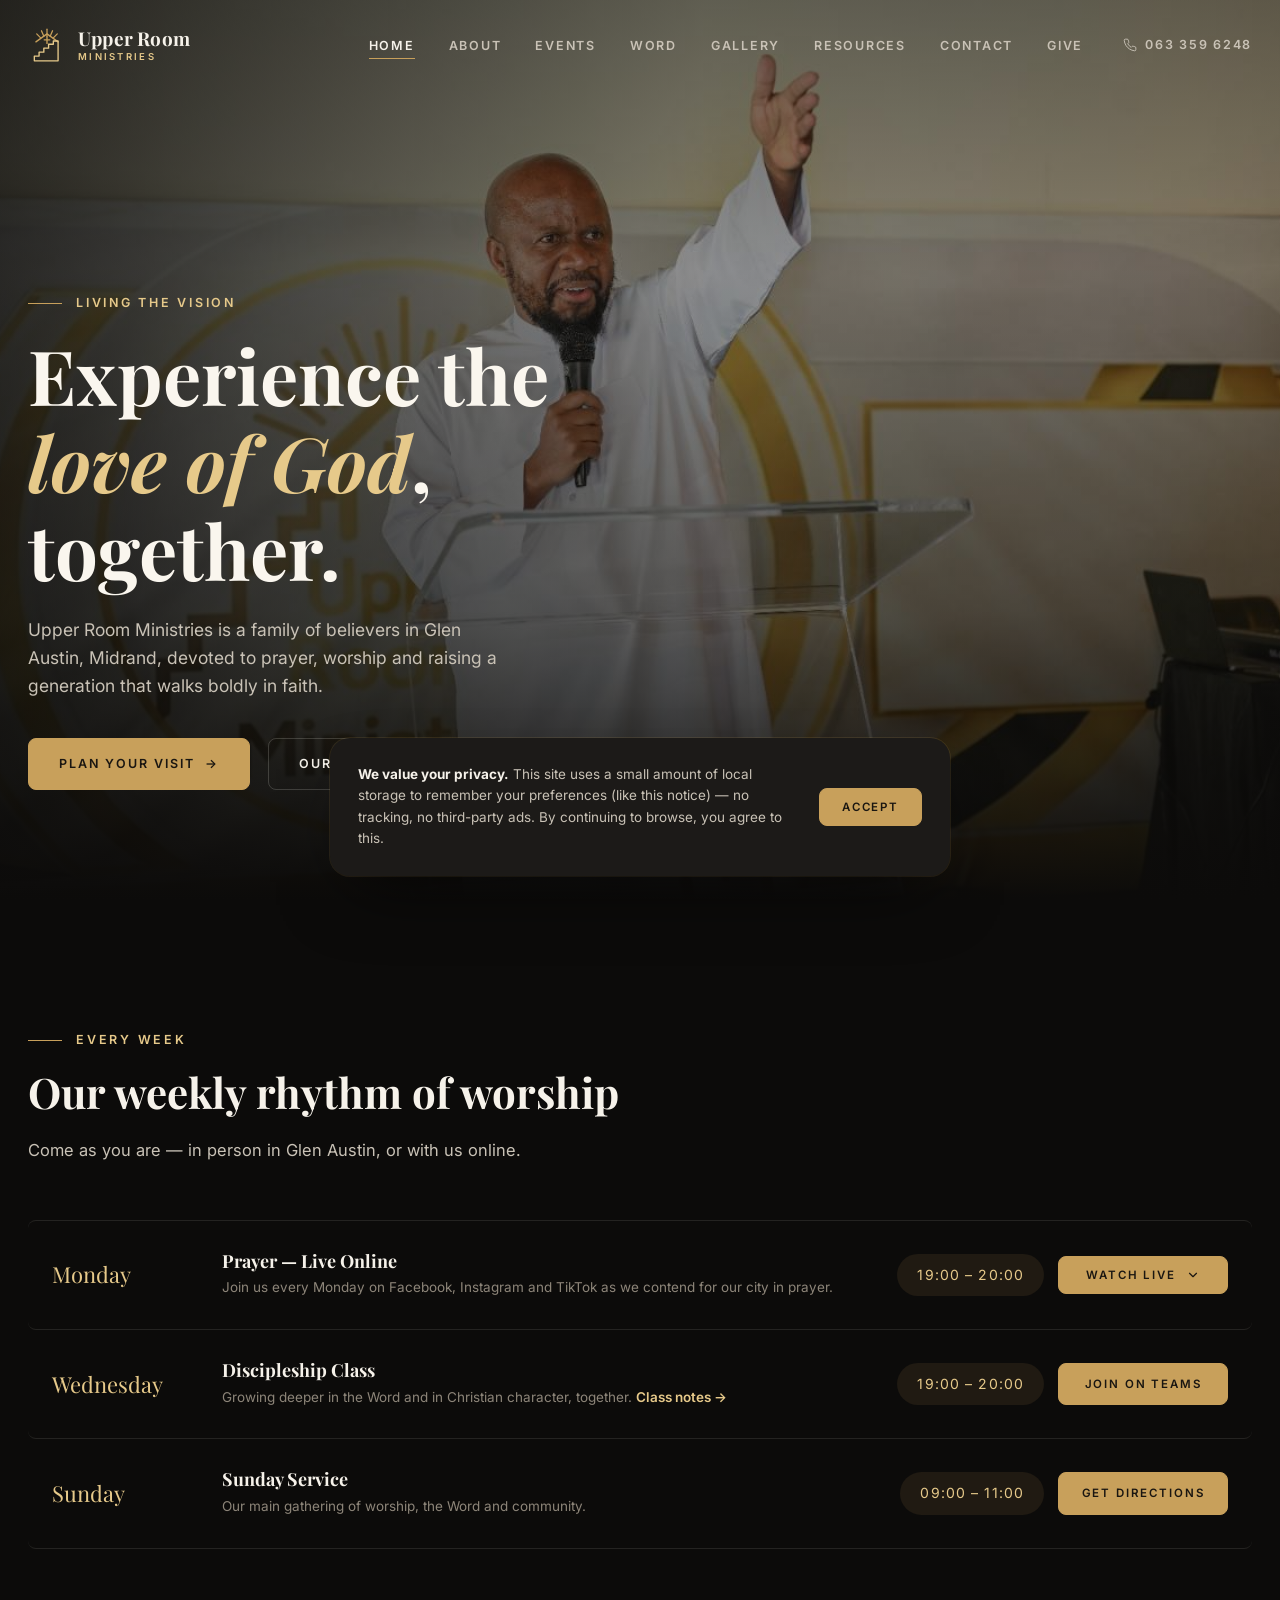
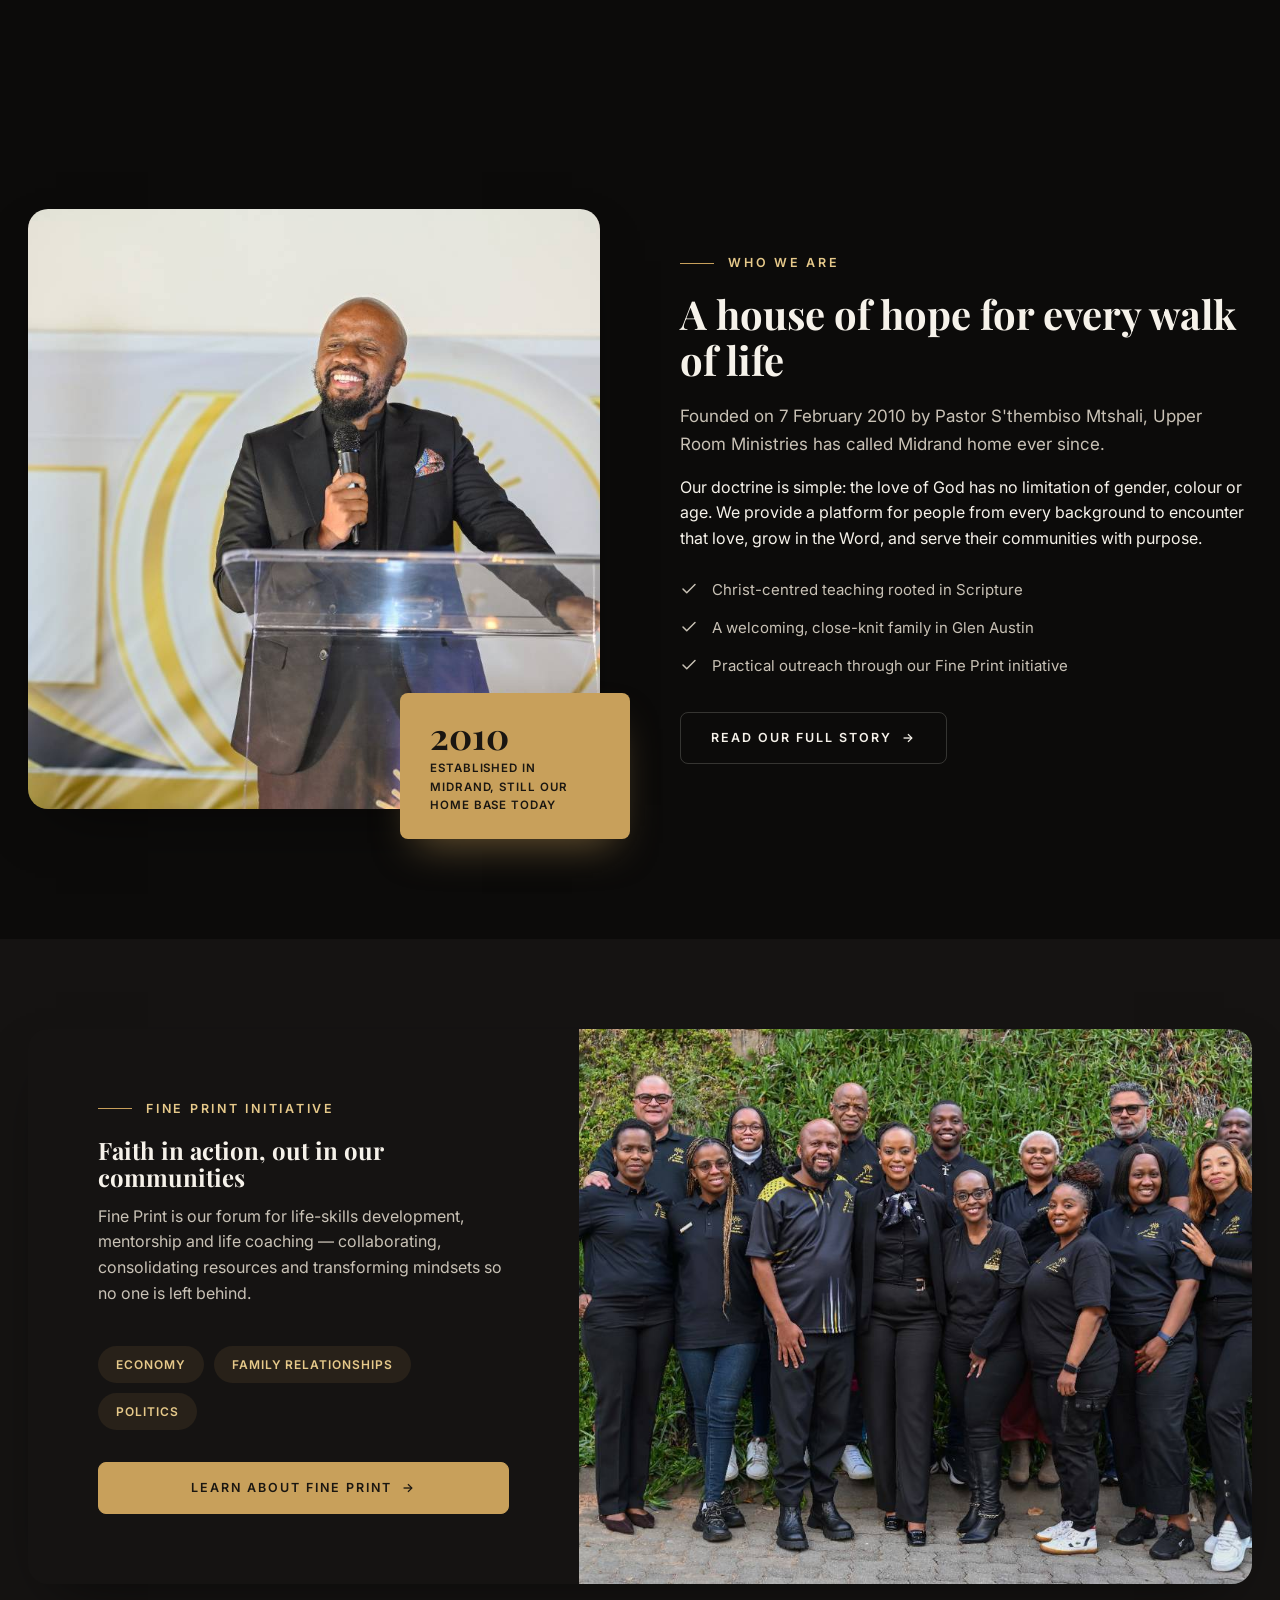
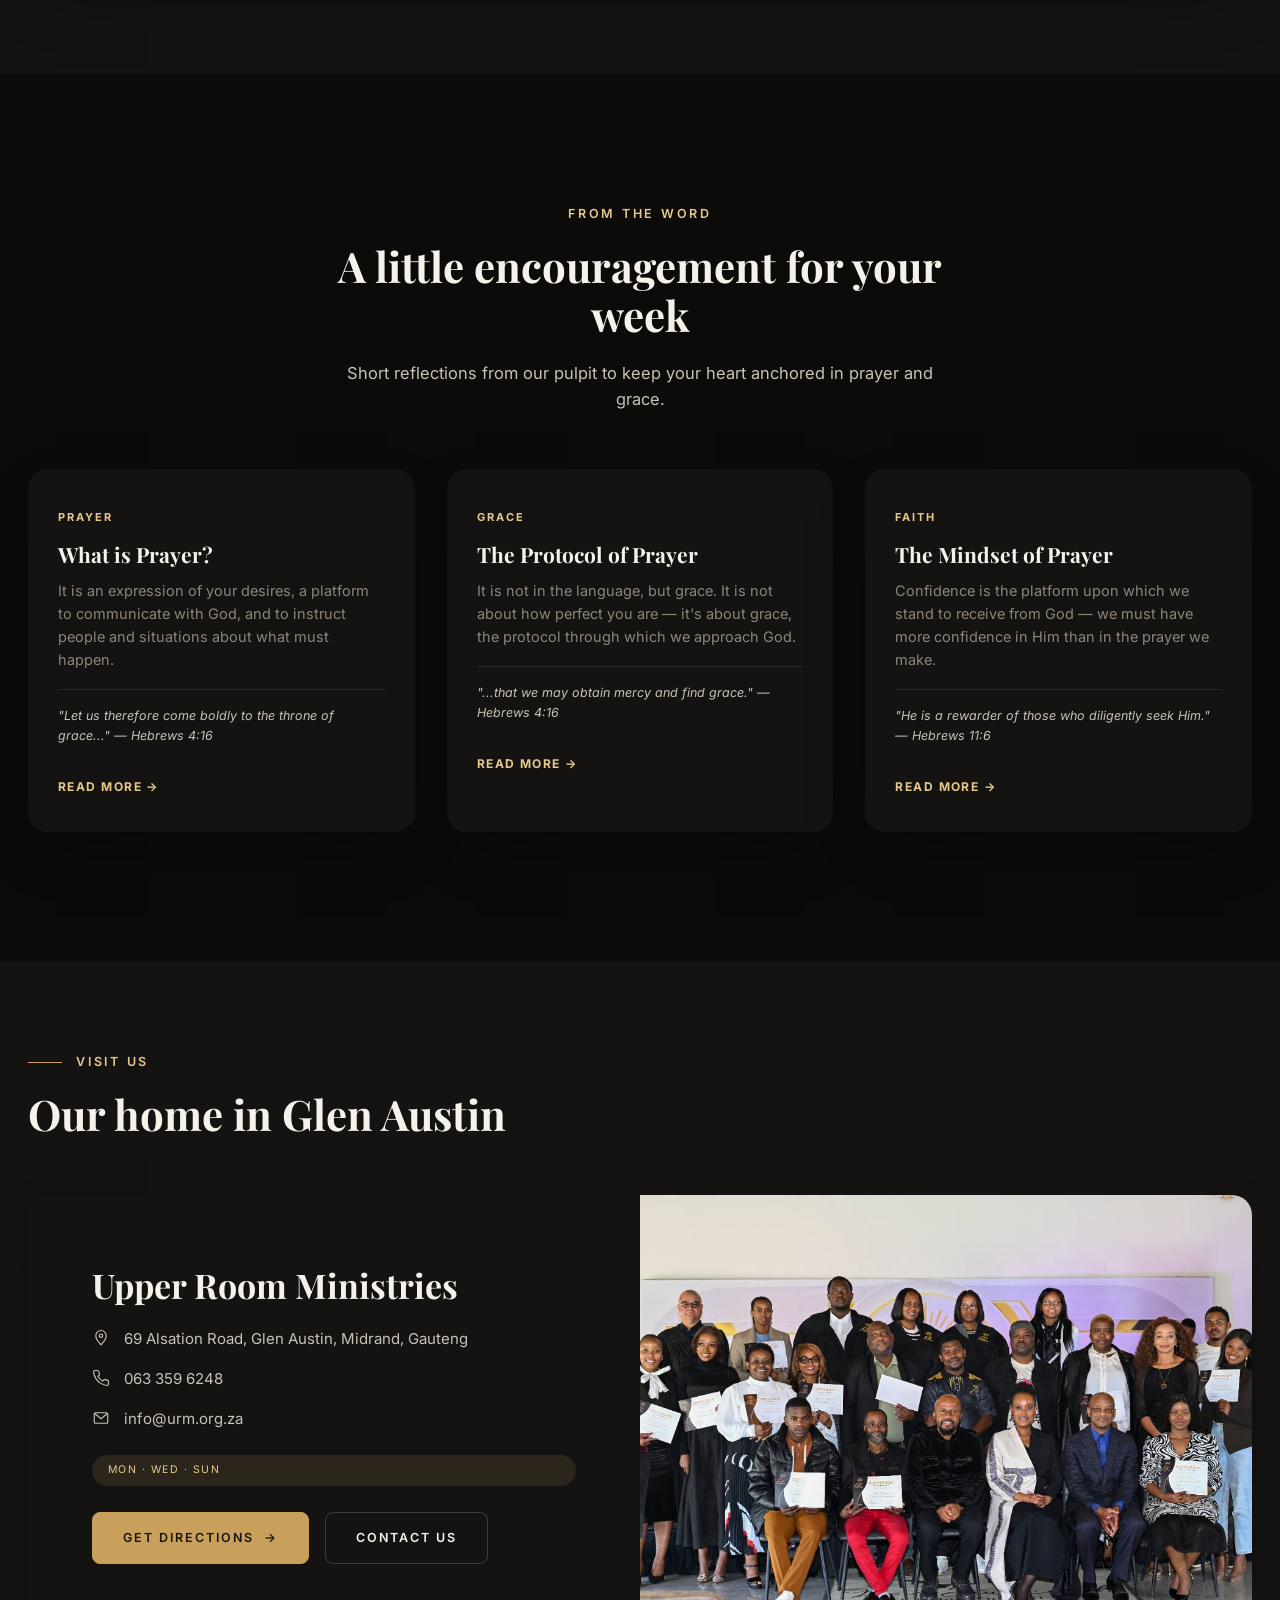
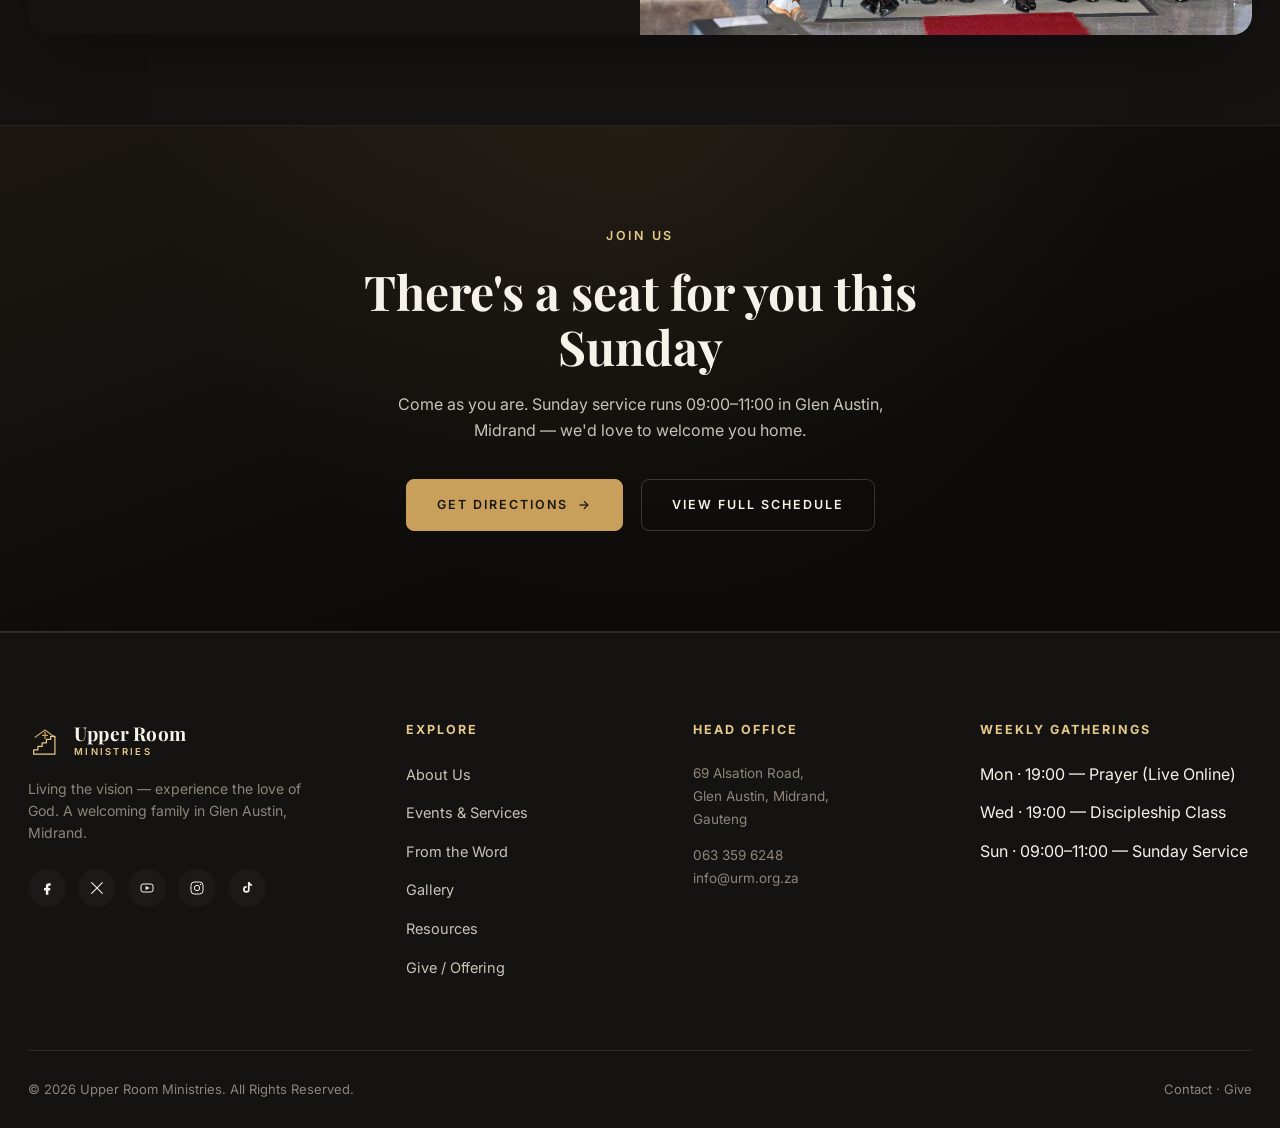
<file: index.html>
<!DOCTYPE html>
<html lang="en">
<head>
<meta charset="UTF-8">
<meta name="viewport" content="width=device-width, initial-scale=1.0">
<title>Upper Room Ministries — Experience the Love of God</title>
<meta name="description" content="Upper Room Ministries in Glen Austin, Midrand — living the vision to experience the love of God. Join us this week.">
<link rel="icon" href="favicon.ico" sizes="any">
<link rel="icon" type="image/png" sizes="32x32" href="assets/img/favicon/favicon-32.png">
<link rel="icon" type="image/png" sizes="16x16" href="assets/img/favicon/favicon-16.png">
<link rel="apple-touch-icon" href="apple-touch-icon.png">
<link rel="stylesheet" href="assets/css/style.css?v=2">
</head>
<body>

<!-- ============ HEADER ============ -->
<header class="site-header">
  <div class="container">
    <a href="index.html" class="brand">
      <svg width="38" height="38" viewBox="0 0 48 48" fill="none" xmlns="http://www.w3.org/2000/svg">
        <path d="M24 4L24 12" stroke="#c8a05b" stroke-width="1.6" stroke-linecap="round"/>
        <path d="M17 6L20 13" stroke="#c8a05b" stroke-width="1.6" stroke-linecap="round"/>
        <path d="M31 6L28 13" stroke="#c8a05b" stroke-width="1.6" stroke-linecap="round"/>
        <path d="M11 10L16 15" stroke="#c8a05b" stroke-width="1.6" stroke-linecap="round"/>
        <path d="M37 10L32 15" stroke="#c8a05b" stroke-width="1.6" stroke-linecap="round"/>
        <path d="M10 20L24 10L38 20" stroke="#c8a05b" stroke-width="1.7" stroke-linecap="round" stroke-linejoin="round"/>
        <path d="M24 13V22" stroke="#c8a05b" stroke-width="1.7" stroke-linecap="round"/>
        <path d="M20.5 17.5H27.5" stroke="#c8a05b" stroke-width="1.7" stroke-linecap="round"/>
        <path d="M8 44V38H14V33H20V28H26V23H32V19H38V44H8Z" stroke="#e6c98a" stroke-width="1.7" stroke-linejoin="round"/>
      </svg>
      <span class="brand-text">Upper Room<span>MINISTRIES</span></span>
    </a>

    <nav class="main-nav">
      <ul>
        <li><a href="index.html" data-nav="index.html">Home</a></li>
        <li><a href="about.html" data-nav="about.html">About</a></li>
        <li><a href="events.html" data-nav="events.html">Events</a></li>
        <li><a href="news.html" data-nav="news.html">Word</a></li>
        <li><a href="gallery.html" data-nav="gallery.html">Gallery</a></li>
        <li><a href="resources.html" data-nav="resources.html">Resources</a></li>
        <li><a href="contact.html" data-nav="contact.html">Contact</a></li>
        <li><a href="give.html" data-nav="give.html">Give</a></li>
      </ul>
      <div class="header-cta">
        <a href="tel:0633596248" class="header-phone">
          <svg viewBox="0 0 24 24" fill="none"><path d="M22 16.92v3a2 2 0 0 1-2.18 2 19.79 19.79 0 0 1-8.63-3.07 19.5 19.5 0 0 1-6-6A19.79 19.79 0 0 1 2.12 4.18 2 2 0 0 1 4.11 2h3a2 2 0 0 1 2 1.72c.13.96.36 1.9.7 2.81a2 2 0 0 1-.45 2.11L8.09 9.91a16 16 0 0 0 6 6l1.27-1.27a2 2 0 0 1 2.11-.45c.91.34 1.85.57 2.81.7A2 2 0 0 1 22 16.92z" stroke="currentColor" stroke-width="1.6" stroke-linejoin="round"/></svg>
          063 359 6248
        </a>
      </div>
    </nav>
    <button class="nav-toggle" aria-label="Toggle menu"><span></span><span></span><span></span></button>
  </div>
</header>

<!-- ============ HERO ============ -->
<section class="hero">
  <div class="hero-media">
    <img src="assets/img/event/hero-podium.jpg" alt="Pastor S'thembiso Mtshali ministering at Upper Room Ministries" style="object-position: center 22%;">
  </div>
  <div class="container">
    <div class="hero-content">
      <div class="eyebrow">Living the Vision</div>
      <h1>Experience the<br><em>love of God</em>, together.</h1>
      <p class="lead">Upper Room Ministries is a family of believers in Glen Austin, Midrand, devoted to prayer, worship and raising a generation that walks boldly in faith.</p>
      <div class="hero-actions">
        <a href="events.html" class="btn btn-solid">Plan Your Visit <span class="btn-arrow">→</span></a>
        <a href="about.html" class="btn btn-ghost">Our Story</a>
      </div>
    </div>
  </div>
</section>

<!-- ============ WEEKLY SCHEDULE ============ -->
<section class="section">
  <div class="container">
    <div class="section-head reveal">
      <div class="eyebrow">Every Week</div>
      <h2>Our weekly rhythm of worship</h2>
      <p>Come as you are — in person in Glen Austin, or with us online.</p>
    </div>
    <div class="schedule-list reveal">
      <div class="schedule-row" data-live="prayer">
        <div class="schedule-day">Monday</div>
        <div class="schedule-info"><h4>Prayer — Live Online</h4><p>Join us every Monday on Facebook, Instagram and TikTok as we contend for our city in prayer.</p></div>
        <div class="schedule-side">
          <div class="schedule-time">19:00 – 20:00</div>
          <div class="live-menu">
            <button type="button" class="btn btn-solid btn-sm live-toggle" aria-expanded="false" aria-haspopup="true">Watch Live <svg class="live-chevron" viewBox="0 0 24 24" fill="none"><path d="M6 9l6 6 6-6" stroke="currentColor" stroke-width="2" stroke-linecap="round" stroke-linejoin="round"/></svg></button>
            <ul class="live-list">
              <li><a href="https://www.facebook.com/UpperRoomSA/" target="_blank" rel="noopener"><svg viewBox="0 0 24 24" fill="none"><path d="M15 8.5h2.5V5.2C17 5.1 15.9 5 14.6 5 12 5 10.3 6.6 10.3 9.4V12H7.5v3.6h2.8V22H14v-6.4h2.6l.4-3.6H14V9.7c0-1 .3-1.2 1-1.2z" fill="currentColor"/></svg>Facebook</a></li>
              <li><a href="https://www.instagram.com/upper_roomsa" target="_blank" rel="noopener"><svg viewBox="0 0 24 24" fill="none"><rect x="3" y="3" width="18" height="18" rx="5" stroke="currentColor" stroke-width="1.5"/><circle cx="12" cy="12" r="4" stroke="currentColor" stroke-width="1.5"/><circle cx="17.3" cy="6.7" r="1.1" fill="currentColor"/></svg>Instagram</a></li>
              <li><a href="https://www.tiktok.com/@pastorsthemtshali" target="_blank" rel="noopener"><svg viewBox="0 0 24 24" fill="none"><path d="M16 3c.3 1.8 1.6 3.2 3.4 3.4v2.6c-1.2 0-2.4-.4-3.4-1.1v6.2a5 5 0 1 1-5-5c.2 0 .3 0 .5.03v2.6a2.4 2.4 0 1 0 1.9 2.35V3h2.6z" fill="currentColor"/></svg>TikTok</a></li>
            </ul>
          </div>
        </div>
      </div>
      <div class="schedule-row" data-live="discipleship">
        <div class="schedule-day">Wednesday</div>
        <div class="schedule-info"><h4>Discipleship Class</h4><p>Growing deeper in the Word and in Christian character, together. <a href="resources.html#discipleship" class="schedule-link">Class notes →</a></p></div>
        <div class="schedule-side">
          <div class="schedule-time">19:00 – 20:00</div>
          <a href="https://teams.live.com/meet/9339416535494?p=XjUZm0t5jJvsNovsEK" target="_blank" rel="noopener" class="btn btn-solid btn-sm">Join on Teams</a>
        </div>
      </div>
      <div class="schedule-row">
        <div class="schedule-day">Sunday</div>
        <div class="schedule-info"><h4>Sunday Service</h4><p>Our main gathering of worship, the Word and community.</p></div>
        <div class="schedule-side">
          <div class="schedule-time">09:00 – 11:00</div>
          <a href="https://www.google.com/maps/search/?api=1&query=69+Alsation+Road+Glen+Austin+Midrand" target="_blank" rel="noopener" class="btn btn-solid btn-sm">Get Directions</a>
        </div>
      </div>
    </div>
  </div>
</section>

<!-- ============ WELCOME / SPLIT ============ -->
<section class="section">
  <div class="container split">
    <div class="split-media reveal">
      <div class="frame"></div>
      <img src="assets/img/event/podium-02.jpg" alt="Pastor S'thembiso Mtshali ministering the Word">
      <div class="plate">
        <div class="num">2010</div>
        <div class="cap">Established in Midrand, still our home base today</div>
      </div>
    </div>
    <div class="split-body reveal">
      <div class="eyebrow">Who We Are</div>
      <h2>A house of hope for every walk of life</h2>
      <p class="lead">Founded on 7 February 2010 by Pastor S'thembiso Mtshali, Upper Room Ministries has called Midrand home ever since.</p>
      <p>Our doctrine is simple: the love of God has no limitation of gender, colour or age. We provide a platform for people from every background to encounter that love, grow in the Word, and serve their communities with purpose.</p>
      <ul class="check-list">
        <li><svg viewBox="0 0 24 24" fill="none"><path d="M4 12l5 5L20 6" stroke="currentColor" stroke-width="2" stroke-linecap="round" stroke-linejoin="round"/></svg> Christ-centred teaching rooted in Scripture</li>
        <li><svg viewBox="0 0 24 24" fill="none"><path d="M4 12l5 5L20 6" stroke="currentColor" stroke-width="2" stroke-linecap="round" stroke-linejoin="round"/></svg> A welcoming, close-knit family in Glen Austin</li>
        <li><svg viewBox="0 0 24 24" fill="none"><path d="M4 12l5 5L20 6" stroke="currentColor" stroke-width="2" stroke-linecap="round" stroke-linejoin="round"/></svg> Practical outreach through our Fine Print initiative</li>
      </ul>
      <a href="about.html" class="btn btn-ghost">Read Our Full Story <span class="btn-arrow">→</span></a>
    </div>
  </div>
</section>

<!-- ============ FINE PRINT / MINISTRY FEATURE ============ -->
<section class="section-sm bg-alt">
  <div class="container">
    <div class="ministry-feature reveal">
      <div class="ministry-copy">
        <div class="eyebrow">Fine Print Initiative</div>
        <h2>Faith in action, out in our communities</h2>
        <p style="color:var(--text-dim); font-size:16px;">Fine Print is our forum for life-skills development, mentorship and life coaching — collaborating, consolidating resources and transforming mindsets so no one is left behind.</p>
        <div class="pill-list">
          <span class="pill">Economy</span>
          <span class="pill">Family Relationships</span>
          <span class="pill">Politics</span>
        </div>
        <a href="about.html#fine-print" class="btn btn-solid">Learn About Fine Print <span class="btn-arrow">→</span></a>
      </div>
      <div class="ministry-photos">
        <img src="assets/img/event/team-01.jpg" alt="The Fine Print team at Upper Room Ministries">
      </div>
    </div>
  </div>
</section>

<!-- ============ WORD / DEVOTIONALS ============ -->
<section class="section">
  <div class="container">
    <div class="section-head center reveal">
      <div class="eyebrow center">From the Word</div>
      <h2>A little encouragement for your week</h2>
      <p>Short reflections from our pulpit to keep your heart anchored in prayer and grace.</p>
    </div>
    <div class="card-grid">
      <article class="post-card reveal">
        <div class="post-card-body">
          <span class="tag">Prayer</span>
          <h3>What is Prayer?</h3>
          <p>It is an expression of your desires, a platform to communicate with God, and to instruct people and situations about what must happen.</p>
          <p class="ref">"Let us therefore come boldly to the throne of grace..." — Hebrews 4:16</p>
          <a href="news.html" class="more">Read More →</a>
        </div>
      </article>
      <article class="post-card reveal">
        <div class="post-card-body">
          <span class="tag">Grace</span>
          <h3>The Protocol of Prayer</h3>
          <p>It is not in the language, but grace. It is not about how perfect you are — it's about grace, the protocol through which we approach God.</p>
          <p class="ref">"...that we may obtain mercy and find grace." — Hebrews 4:16</p>
          <a href="news.html" class="more">Read More →</a>
        </div>
      </article>
      <article class="post-card reveal">
        <div class="post-card-body">
          <span class="tag">Faith</span>
          <h3>The Mindset of Prayer</h3>
          <p>Confidence is the platform upon which we stand to receive from God — we must have more confidence in Him than in the prayer we make.</p>
          <p class="ref">"He is a rewarder of those who diligently seek Him." — Hebrews 11:6</p>
          <a href="news.html" class="more">Read More →</a>
        </div>
      </article>
    </div>
  </div>
</section>

<!-- ============ VISIT US ============ -->
<section class="section-sm bg-alt">
  <div class="container">
    <div class="section-head reveal">
      <div class="eyebrow">Visit Us</div>
      <h2>Our home in Glen Austin</h2>
    </div>
  </div>
  <div class="container">
    <div class="visit-card reveal">
      <div class="visit-info">
        <h3>Upper Room Ministries</h3>
        <div class="detail"><svg viewBox="0 0 24 24" fill="none"><path d="M12 21s7-7.1 7-12a7 7 0 10-14 0c0 4.9 7 12 7 12z" stroke="currentColor" stroke-width="1.5"/><circle cx="12" cy="9" r="2.3" stroke="currentColor" stroke-width="1.5"/></svg><span>69 Alsation Road, Glen Austin, Midrand, Gauteng</span></div>
        <div class="detail"><svg viewBox="0 0 24 24" fill="none"><path d="M22 16.92v3a2 2 0 0 1-2.18 2 19.79 19.79 0 0 1-8.63-3.07 19.5 19.5 0 0 1-6-6A19.79 19.79 0 0 1 2.12 4.18 2 2 0 0 1 4.11 2h3a2 2 0 0 1 2 1.72c.13.96.36 1.9.7 2.81a2 2 0 0 1-.45 2.11L8.09 9.91a16 16 0 0 0 6 6l1.27-1.27a2 2 0 0 1 2.11-.45c.91.34 1.85.57 2.81.7A2 2 0 0 1 22 16.92z" stroke="currentColor" stroke-width="1.5"/></svg><a href="tel:0633596248">063 359 6248</a></div>
        <div class="detail"><svg viewBox="0 0 24 24" fill="none"><rect x="3" y="5" width="18" height="14" rx="1.5" stroke="currentColor" stroke-width="1.5"/><path d="M3.5 6l8.5 7 8.5-7" stroke="currentColor" stroke-width="1.5"/></svg><a href="mailto:info@urm.org.za">info@urm.org.za</a></div>
        <span class="tag">Mon · Wed · Sun</span>
        <div class="visit-actions">
          <a href="https://www.google.com/maps/search/?api=1&query=69+Alsation+Road+Glen+Austin+Midrand" target="_blank" rel="noopener" class="btn btn-solid">Get Directions <span class="btn-arrow">→</span></a>
          <a href="contact.html" class="btn btn-ghost">Contact Us</a>
        </div>
      </div>
      <div class="visit-visual">
        <img src="assets/img/event/cert-group-02.jpg" alt="The Upper Room Ministries family in Glen Austin, Midrand">
      </div>
    </div>
  </div>
</section>

<!-- ============ CTA BAND ============ -->
<section class="cta-band">
  <div class="container">
    <div class="eyebrow center">Join Us</div>
    <h2>There's a seat for you this Sunday</h2>
    <p>Come as you are. Sunday service runs 09:00–11:00 in Glen Austin, Midrand — we'd love to welcome you home.</p>
    <div class="cta-actions">
      <a href="contact.html" class="btn btn-solid">Get Directions <span class="btn-arrow">→</span></a>
      <a href="events.html" class="btn btn-ghost">View Full Schedule</a>
    </div>
  </div>
</section>

<!-- ============ FOOTER ============ -->
<footer class="site-footer">
  <div class="container">
    <div class="footer-top">
      <div class="footer-brand">
        <a href="index.html" class="brand">
          <svg width="34" height="34" viewBox="0 0 48 48" fill="none" xmlns="http://www.w3.org/2000/svg">
            <path d="M10 20L24 10L38 20" stroke="#c8a05b" stroke-width="1.7" stroke-linecap="round" stroke-linejoin="round"/>
            <path d="M24 13V22" stroke="#c8a05b" stroke-width="1.7" stroke-linecap="round"/>
            <path d="M20.5 17.5H27.5" stroke="#c8a05b" stroke-width="1.7" stroke-linecap="round"/>
            <path d="M8 44V38H14V33H20V28H26V23H32V19H38V44H8Z" stroke="#e6c98a" stroke-width="1.7" stroke-linejoin="round"/>
          </svg>
          <span class="brand-text">Upper Room<span>MINISTRIES</span></span>
        </a>
        <p>Living the vision — experience the love of God. A welcoming family in Glen Austin, Midrand.</p>
        <div class="footer-social">
          <a href="https://www.facebook.com/UpperRoomSA/" target="_blank" rel="noopener" aria-label="Facebook"><svg viewBox="0 0 24 24" fill="none"><path d="M15 8.5h2.5V5.2C17 5.1 15.9 5 14.6 5 12 5 10.3 6.6 10.3 9.4V12H7.5v3.6h2.8V22H14v-6.4h2.6l.4-3.6H14V9.7c0-1 .3-1.2 1-1.2z" fill="currentColor"/></svg></a>
          <a href="https://twitter.com/UpperRoom_SA" target="_blank" rel="noopener" aria-label="X / Twitter"><svg viewBox="0 0 24 24" fill="none"><path d="M4 4l16 16M20 4L4 20" stroke="currentColor" stroke-width="1.6" stroke-linecap="round"/></svg></a>
          <a href="https://www.youtube.com/watch?v=F1XrR7oF7E8" target="_blank" rel="noopener" aria-label="YouTube"><svg viewBox="0 0 24 24" fill="none"><rect x="3" y="6" width="18" height="12" rx="3" stroke="currentColor" stroke-width="1.5"/><path d="M10 9l6 3-6 3z" fill="currentColor"/></svg></a>
          <a href="https://www.instagram.com/upper_roomsa" target="_blank" rel="noopener" aria-label="Instagram"><svg viewBox="0 0 24 24" fill="none"><rect x="3" y="3" width="18" height="18" rx="5" stroke="currentColor" stroke-width="1.5"/><circle cx="12" cy="12" r="4" stroke="currentColor" stroke-width="1.5"/><circle cx="17.3" cy="6.7" r="1.1" fill="currentColor"/></svg></a>
          <a href="https://www.tiktok.com/@pastorsthemtshali" target="_blank" rel="noopener" aria-label="TikTok"><svg viewBox="0 0 24 24" fill="none"><path d="M16 3c.3 1.8 1.6 3.2 3.4 3.4v2.6c-1.2 0-2.4-.4-3.4-1.1v6.2a5 5 0 1 1-5-5c.2 0 .3 0 .5.03v2.6a2.4 2.4 0 1 0 1.9 2.35V3h2.6z" fill="currentColor"/></svg></a>
        </div>
      </div>
      <div class="footer-col">
        <h4>Explore</h4>
        <ul>
          <li><a href="about.html">About Us</a></li>
          <li><a href="events.html">Events &amp; Services</a></li>
          <li><a href="news.html">From the Word</a></li>
          <li><a href="gallery.html">Gallery</a></li>
          <li><a href="resources.html">Resources</a></li>
          <li><a href="give.html">Give / Offering</a></li>
        </ul>
      </div>
      <div class="footer-col">
        <h4>Head Office</h4>
        <p class="addr">69 Alsation Road,<br>Glen Austin, Midrand,<br>Gauteng</p>
        <p class="addr" style="margin-top:14px;">063 359 6248<br>info@urm.org.za</p>
      </div>
      <div class="footer-col">
        <h4>Weekly Gatherings</h4>
        <ul>
          <li>Mon · 19:00 — Prayer (Live Online)</li>
          <li>Wed · 19:00 — Discipleship Class</li>
          <li>Sun · 09:00–11:00 — Sunday Service</li>
        </ul>
      </div>
    </div>
    <div class="footer-bottom">
      <span>© <span data-year></span> Upper Room Ministries. All Rights Reserved.</span>
      <span><a href="contact.html">Contact</a> · <a href="give.html">Give</a></span>
    </div>
  </div>
</footer>

<div class="back-to-top" aria-label="Back to top" role="button" tabindex="0">
  <svg viewBox="0 0 24 24" fill="none"><path d="M12 19V5M12 5l-6 6M12 5l6 6" stroke="currentColor" stroke-width="1.8" stroke-linecap="round" stroke-linejoin="round"/></svg>
</div>

<div class="cookie-consent">
  <p><strong>We value your privacy.</strong> This site uses a small amount of local storage to remember your preferences (like this notice) — no tracking, no third-party ads. By continuing to browse, you agree to this.</p>
  <div class="cookie-consent-actions">
    <button type="button" class="btn btn-solid btn-sm cookie-accept">Accept</button>
  </div>
</div>

<script src="assets/js/main.js?v=2"></script>
</body>
</html>
</file>
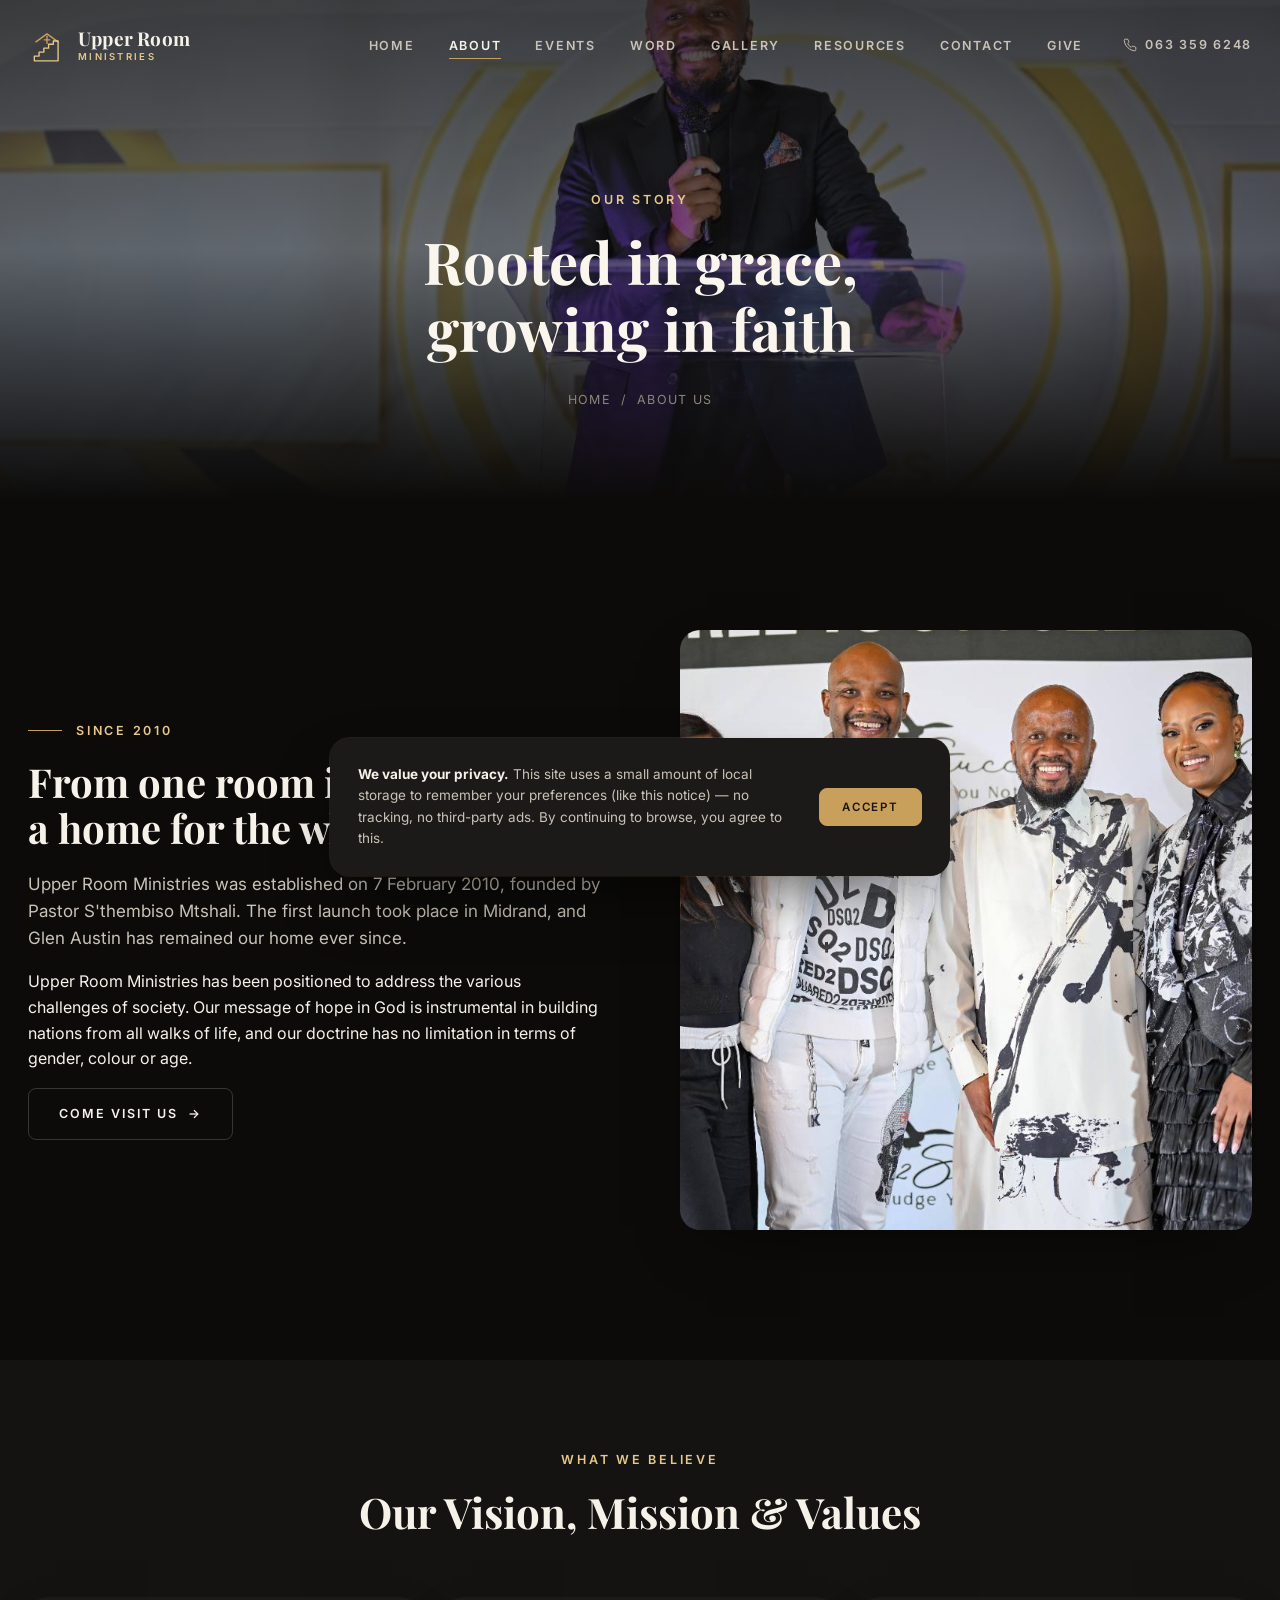
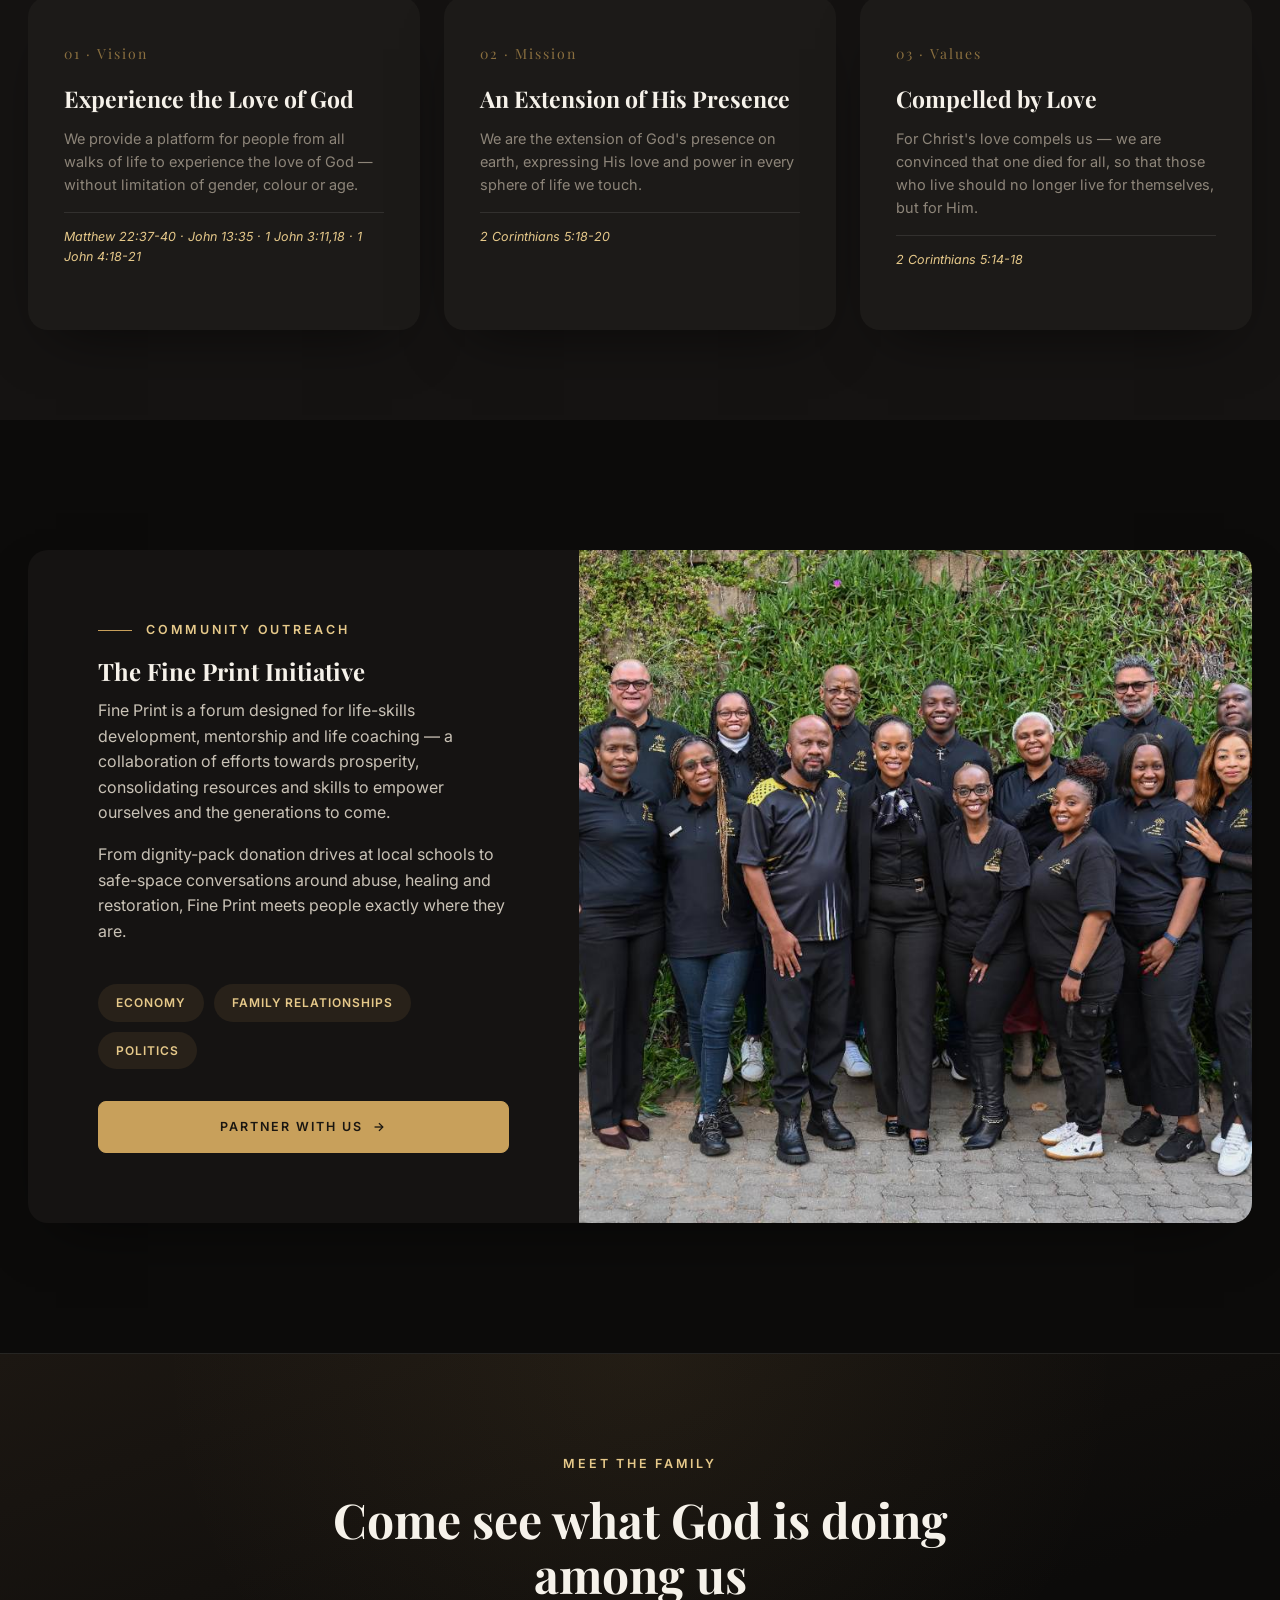
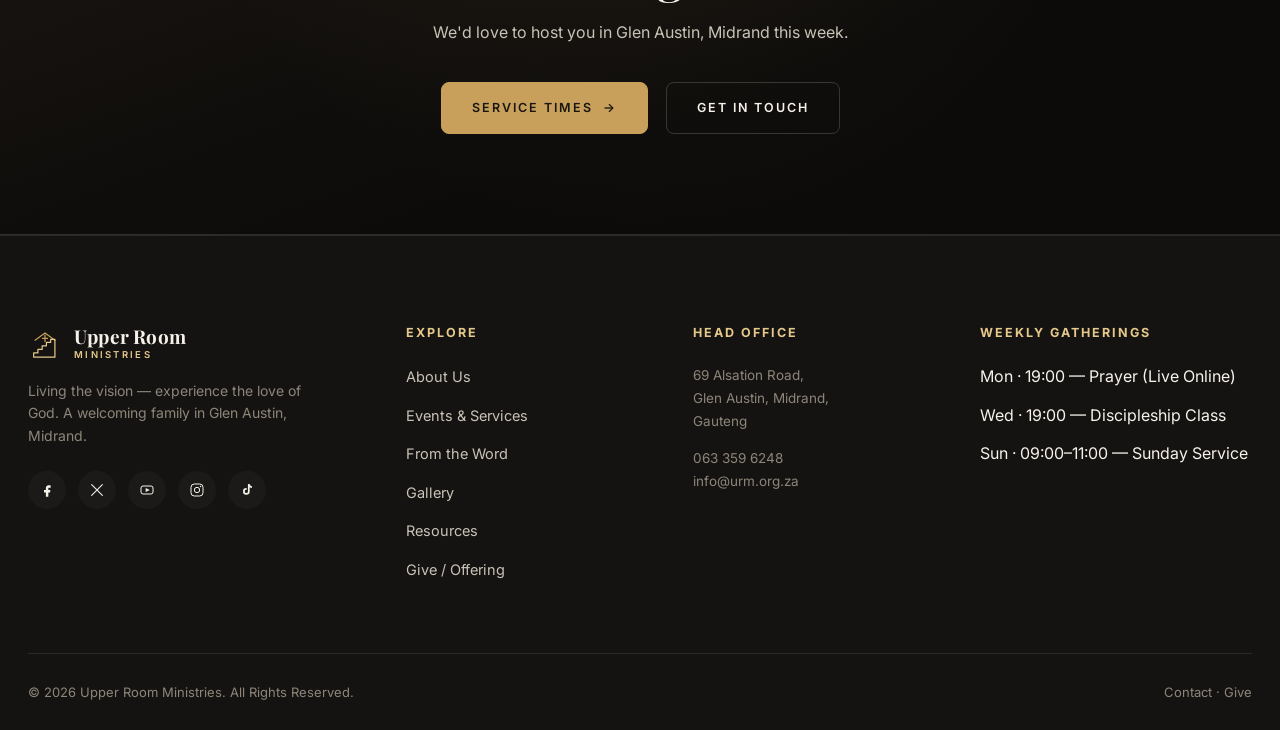
<file: about.html>
<!DOCTYPE html>
<html lang="en">
<head>
<meta charset="UTF-8">
<meta name="viewport" content="width=device-width, initial-scale=1.0">
<title>About Us — Upper Room Ministries</title>
<meta name="description" content="Upper Room Ministries was founded in 2010 by Pastor S'thembiso Mtshali. Learn our vision, mission, values and the Fine Print community initiative.">
<link rel="icon" href="favicon.ico" sizes="any">
<link rel="icon" type="image/png" sizes="32x32" href="assets/img/favicon/favicon-32.png">
<link rel="icon" type="image/png" sizes="16x16" href="assets/img/favicon/favicon-16.png">
<link rel="apple-touch-icon" href="apple-touch-icon.png">
<link rel="stylesheet" href="assets/css/style.css?v=2">
</head>
<body>

<header class="site-header">
  <div class="container">
    <a href="index.html" class="brand">
      <svg width="38" height="38" viewBox="0 0 48 48" fill="none" xmlns="http://www.w3.org/2000/svg">
        <path d="M10 20L24 10L38 20" stroke="#c8a05b" stroke-width="1.7" stroke-linecap="round" stroke-linejoin="round"/>
        <path d="M24 13V22" stroke="#c8a05b" stroke-width="1.7" stroke-linecap="round"/>
        <path d="M20.5 17.5H27.5" stroke="#c8a05b" stroke-width="1.7" stroke-linecap="round"/>
        <path d="M8 44V38H14V33H20V28H26V23H32V19H38V44H8Z" stroke="#e6c98a" stroke-width="1.7" stroke-linejoin="round"/>
      </svg>
      <span class="brand-text">Upper Room<span>MINISTRIES</span></span>
    </a>
    <nav class="main-nav">
      <ul>
        <li><a href="index.html" data-nav="index.html">Home</a></li>
        <li><a href="about.html" data-nav="about.html">About</a></li>
        <li><a href="events.html" data-nav="events.html">Events</a></li>
        <li><a href="news.html" data-nav="news.html">Word</a></li>
        <li><a href="gallery.html" data-nav="gallery.html">Gallery</a></li>
        <li><a href="resources.html" data-nav="resources.html">Resources</a></li>
        <li><a href="contact.html" data-nav="contact.html">Contact</a></li>
        <li><a href="give.html" data-nav="give.html">Give</a></li>
      </ul>
      <div class="header-cta">
        <a href="tel:0633596248" class="header-phone">
          <svg viewBox="0 0 24 24" fill="none"><path d="M22 16.92v3a2 2 0 0 1-2.18 2 19.79 19.79 0 0 1-8.63-3.07 19.5 19.5 0 0 1-6-6A19.79 19.79 0 0 1 2.12 4.18 2 2 0 0 1 4.11 2h3a2 2 0 0 1 2 1.72c.13.96.36 1.9.7 2.81a2 2 0 0 1-.45 2.11L8.09 9.91a16 16 0 0 0 6 6l1.27-1.27a2 2 0 0 1 2.11-.45c.91.34 1.85.57 2.81.7A2 2 0 0 1 22 16.92z" stroke="currentColor" stroke-width="1.6" stroke-linejoin="round"/></svg>
          063 359 6248
        </a>
      </div>
    </nav>
    <button class="nav-toggle" aria-label="Toggle menu"><span></span><span></span><span></span></button>
  </div>
</header>

<section class="page-hero">
  <div class="page-hero-media"><img src="assets/img/event/podium-01.jpg" alt="Pastor S'thembiso Mtshali ministering at Upper Room Ministries"></div>
  <div class="container page-hero-content">
    <div class="eyebrow center">Our Story</div>
    <h1>Rooted in grace, growing in faith</h1>
    <div class="breadcrumb"><a href="index.html">Home</a> / <span>About Us</span></div>
  </div>
</section>

<section class="section">
  <div class="container split">
    <div class="split-body reveal">
      <div class="eyebrow">Since 2010</div>
      <h2>From one room in Midrand to a home for the whole family</h2>
      <p class="lead">Upper Room Ministries was established on 7 February 2010, founded by Pastor S'thembiso Mtshali. The first launch took place in Midrand, and Glen Austin has remained our home ever since.</p>
      <p>Upper Room Ministries has been positioned to address the various challenges of society. Our message of hope in God is instrumental in building nations from all walks of life, and our doctrine has no limitation in terms of gender, colour or age.</p>
      <a href="contact.html" class="btn btn-ghost">Come Visit Us <span class="btn-arrow">→</span></a>
    </div>
    <div class="split-media reveal">
      <div class="frame"></div>
      <img src="assets/img/event/family-hedge.jpg" alt="Members of the Upper Room Ministries family">
    </div>
  </div>
</section>

<section class="section-sm bg-alt">
  <div class="container">
    <div class="section-head center reveal">
      <div class="eyebrow center">What We Believe</div>
      <h2>Our Vision, Mission &amp; Values</h2>
    </div>
    <div class="value-grid">
      <div class="value-card reveal">
        <span class="vnum">01 · Vision</span>
        <h3>Experience the Love of God</h3>
        <p>We provide a platform for people from all walks of life to experience the love of God — without limitation of gender, colour or age.</p>
        <p class="scripture">Matthew 22:37-40 · John 13:35 · 1 John 3:11,18 · 1 John 4:18-21</p>
      </div>
      <div class="value-card reveal">
        <span class="vnum">02 · Mission</span>
        <h3>An Extension of His Presence</h3>
        <p>We are the extension of God's presence on earth, expressing His love and power in every sphere of life we touch.</p>
        <p class="scripture">2 Corinthians 5:18-20</p>
      </div>
      <div class="value-card reveal">
        <span class="vnum">03 · Values</span>
        <h3>Compelled by Love</h3>
        <p>For Christ's love compels us — we are convinced that one died for all, so that those who live should no longer live for themselves, but for Him.</p>
        <p class="scripture">2 Corinthians 5:14-18</p>
      </div>
    </div>
  </div>
</section>

<section class="section" id="fine-print">
  <div class="container">
    <div class="ministry-feature reveal">
      <div class="ministry-copy">
        <div class="eyebrow">Community Outreach</div>
        <h2>The Fine Print Initiative</h2>
        <p style="color:var(--text-dim); font-size:16px;">Fine Print is a forum designed for life-skills development, mentorship and life coaching — a collaboration of efforts towards prosperity, consolidating resources and skills to empower ourselves and the generations to come.</p>
        <p style="color:var(--text-dim); font-size:16px;">From dignity-pack donation drives at local schools to safe-space conversations around abuse, healing and restoration, Fine Print meets people exactly where they are.</p>
        <div class="pill-list">
          <span class="pill">Economy</span>
          <span class="pill">Family Relationships</span>
          <span class="pill">Politics</span>
        </div>
        <a href="contact.html" class="btn btn-solid">Partner With Us <span class="btn-arrow">→</span></a>
      </div>
      <div class="ministry-photos">
        <img src="assets/img/event/team-02.jpg" alt="The Fine Print team at Upper Room Ministries">
      </div>
    </div>
  </div>
</section>

<section class="cta-band">
  <div class="container">
    <div class="eyebrow center">Meet the Family</div>
    <h2>Come see what God is doing among us</h2>
    <p>We'd love to host you in Glen Austin, Midrand this week.</p>
    <div class="cta-actions">
      <a href="events.html" class="btn btn-solid">Service Times <span class="btn-arrow">→</span></a>
      <a href="contact.html" class="btn btn-ghost">Get in Touch</a>
    </div>
  </div>
</section>

<footer class="site-footer">
  <div class="container">
    <div class="footer-top">
      <div class="footer-brand">
        <a href="index.html" class="brand">
          <svg width="34" height="34" viewBox="0 0 48 48" fill="none" xmlns="http://www.w3.org/2000/svg">
            <path d="M10 20L24 10L38 20" stroke="#c8a05b" stroke-width="1.7" stroke-linecap="round" stroke-linejoin="round"/>
            <path d="M24 13V22" stroke="#c8a05b" stroke-width="1.7" stroke-linecap="round"/>
            <path d="M20.5 17.5H27.5" stroke="#c8a05b" stroke-width="1.7" stroke-linecap="round"/>
            <path d="M8 44V38H14V33H20V28H26V23H32V19H38V44H8Z" stroke="#e6c98a" stroke-width="1.7" stroke-linejoin="round"/>
          </svg>
          <span class="brand-text">Upper Room<span>MINISTRIES</span></span>
        </a>
        <p>Living the vision — experience the love of God. A welcoming family in Glen Austin, Midrand.</p>
        <div class="footer-social">
          <a href="https://www.facebook.com/UpperRoomSA/" target="_blank" rel="noopener" aria-label="Facebook"><svg viewBox="0 0 24 24" fill="none"><path d="M15 8.5h2.5V5.2C17 5.1 15.9 5 14.6 5 12 5 10.3 6.6 10.3 9.4V12H7.5v3.6h2.8V22H14v-6.4h2.6l.4-3.6H14V9.7c0-1 .3-1.2 1-1.2z" fill="currentColor"/></svg></a>
          <a href="https://twitter.com/UpperRoom_SA" target="_blank" rel="noopener" aria-label="X / Twitter"><svg viewBox="0 0 24 24" fill="none"><path d="M4 4l16 16M20 4L4 20" stroke="currentColor" stroke-width="1.6" stroke-linecap="round"/></svg></a>
          <a href="https://www.youtube.com/watch?v=F1XrR7oF7E8" target="_blank" rel="noopener" aria-label="YouTube"><svg viewBox="0 0 24 24" fill="none"><rect x="3" y="6" width="18" height="12" rx="3" stroke="currentColor" stroke-width="1.5"/><path d="M10 9l6 3-6 3z" fill="currentColor"/></svg></a>
          <a href="https://www.instagram.com/upper_roomsa" target="_blank" rel="noopener" aria-label="Instagram"><svg viewBox="0 0 24 24" fill="none"><rect x="3" y="3" width="18" height="18" rx="5" stroke="currentColor" stroke-width="1.5"/><circle cx="12" cy="12" r="4" stroke="currentColor" stroke-width="1.5"/><circle cx="17.3" cy="6.7" r="1.1" fill="currentColor"/></svg></a>
          <a href="https://www.tiktok.com/@pastorsthemtshali" target="_blank" rel="noopener" aria-label="TikTok"><svg viewBox="0 0 24 24" fill="none"><path d="M16 3c.3 1.8 1.6 3.2 3.4 3.4v2.6c-1.2 0-2.4-.4-3.4-1.1v6.2a5 5 0 1 1-5-5c.2 0 .3 0 .5.03v2.6a2.4 2.4 0 1 0 1.9 2.35V3h2.6z" fill="currentColor"/></svg></a>
        </div>
      </div>
      <div class="footer-col">
        <h4>Explore</h4>
        <ul>
          <li><a href="about.html">About Us</a></li>
          <li><a href="events.html">Events &amp; Services</a></li>
          <li><a href="news.html">From the Word</a></li>
          <li><a href="gallery.html">Gallery</a></li>
          <li><a href="resources.html">Resources</a></li>
          <li><a href="give.html">Give / Offering</a></li>
        </ul>
      </div>
      <div class="footer-col">
        <h4>Head Office</h4>
        <p class="addr">69 Alsation Road,<br>Glen Austin, Midrand,<br>Gauteng</p>
        <p class="addr" style="margin-top:14px;">063 359 6248<br>info@urm.org.za</p>
      </div>
      <div class="footer-col">
        <h4>Weekly Gatherings</h4>
        <ul>
          <li>Mon · 19:00 — Prayer (Live Online)</li>
          <li>Wed · 19:00 — Discipleship Class</li>
          <li>Sun · 09:00–11:00 — Sunday Service</li>
        </ul>
      </div>
    </div>
    <div class="footer-bottom">
      <span>© <span data-year></span> Upper Room Ministries. All Rights Reserved.</span>
      <span><a href="contact.html">Contact</a> · <a href="give.html">Give</a></span>
    </div>
  </div>
</footer>

<div class="back-to-top" aria-label="Back to top" role="button" tabindex="0">
  <svg viewBox="0 0 24 24" fill="none"><path d="M12 19V5M12 5l-6 6M12 5l6 6" stroke="currentColor" stroke-width="1.8" stroke-linecap="round" stroke-linejoin="round"/></svg>
</div>

<div class="cookie-consent">
  <p><strong>We value your privacy.</strong> This site uses a small amount of local storage to remember your preferences (like this notice) — no tracking, no third-party ads. By continuing to browse, you agree to this.</p>
  <div class="cookie-consent-actions">
    <button type="button" class="btn btn-solid btn-sm cookie-accept">Accept</button>
  </div>
</div>

<script src="assets/js/main.js?v=2"></script>
</body>
</html>
</file>
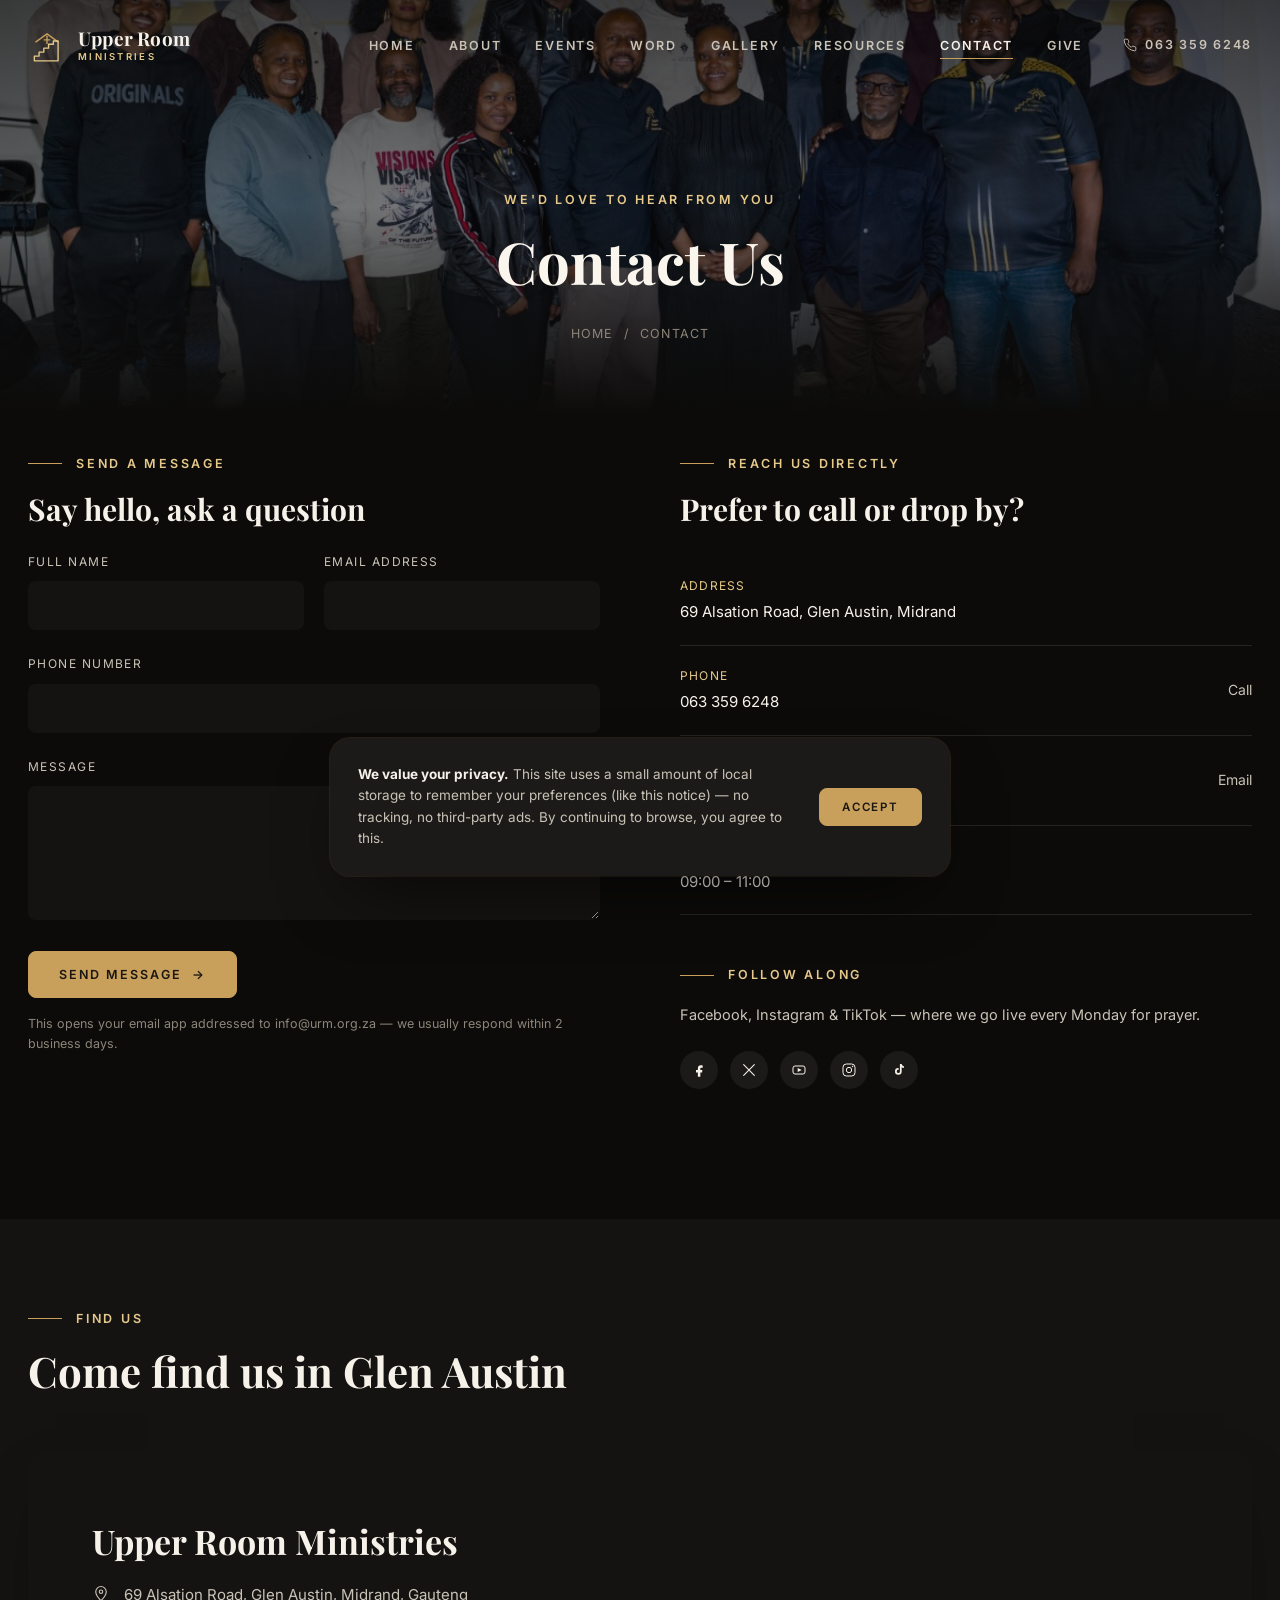
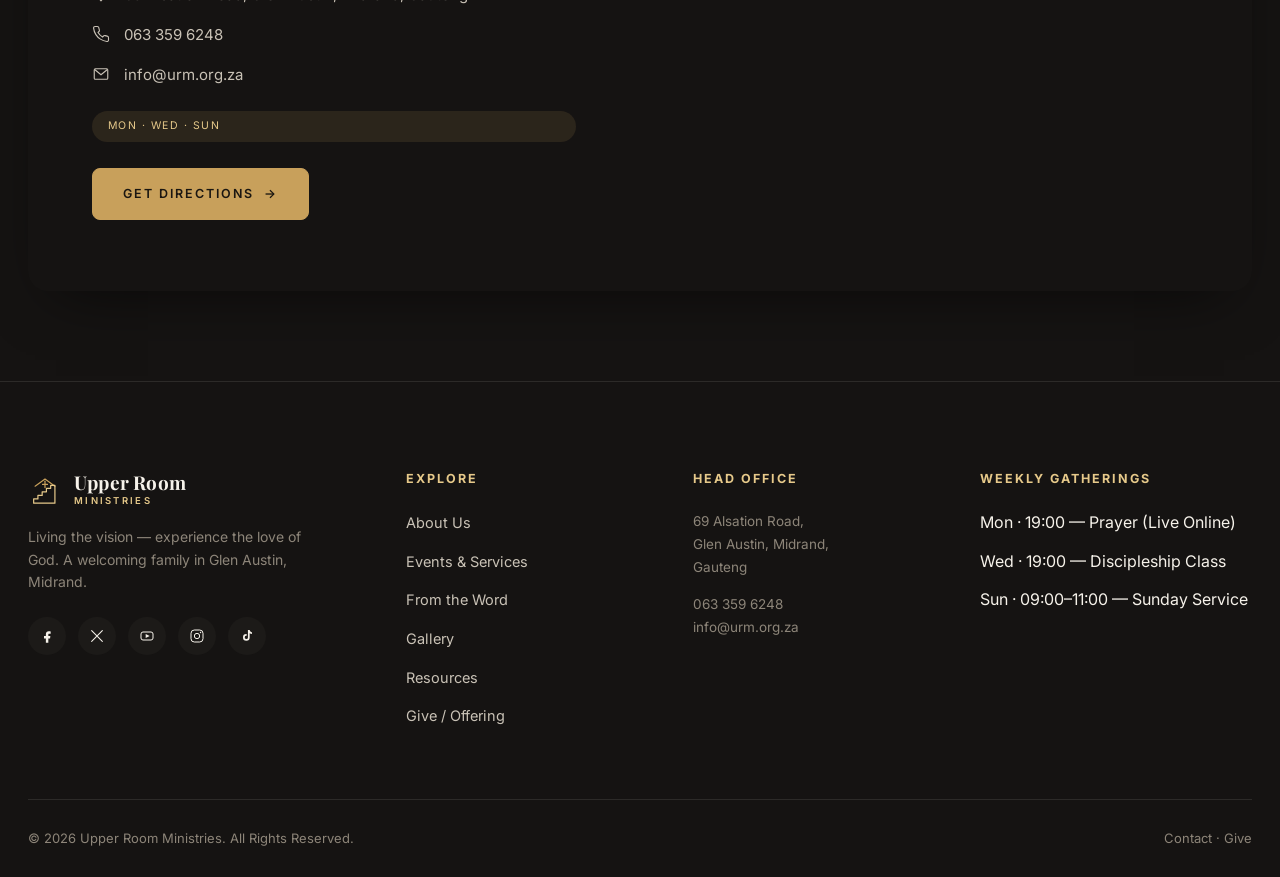
<file: contact.html>
<!DOCTYPE html>
<html lang="en">
<head>
<meta charset="UTF-8">
<meta name="viewport" content="width=device-width, initial-scale=1.0">
<title>Contact Us — Upper Room Ministries</title>
<meta name="description" content="Get in touch with Upper Room Ministries in Glen Austin, Midrand — address, phone, email and directions.">
<link rel="icon" href="favicon.ico" sizes="any">
<link rel="icon" type="image/png" sizes="32x32" href="assets/img/favicon/favicon-32.png">
<link rel="icon" type="image/png" sizes="16x16" href="assets/img/favicon/favicon-16.png">
<link rel="apple-touch-icon" href="apple-touch-icon.png">
<link rel="stylesheet" href="assets/css/style.css?v=2">
</head>
<body>

<header class="site-header">
  <div class="container">
    <a href="index.html" class="brand">
      <svg width="38" height="38" viewBox="0 0 48 48" fill="none" xmlns="http://www.w3.org/2000/svg">
        <path d="M10 20L24 10L38 20" stroke="#c8a05b" stroke-width="1.7" stroke-linecap="round" stroke-linejoin="round"/>
        <path d="M24 13V22" stroke="#c8a05b" stroke-width="1.7" stroke-linecap="round"/>
        <path d="M20.5 17.5H27.5" stroke="#c8a05b" stroke-width="1.7" stroke-linecap="round"/>
        <path d="M8 44V38H14V33H20V28H26V23H32V19H38V44H8Z" stroke="#e6c98a" stroke-width="1.7" stroke-linejoin="round"/>
      </svg>
      <span class="brand-text">Upper Room<span>MINISTRIES</span></span>
    </a>
    <nav class="main-nav">
      <ul>
        <li><a href="index.html" data-nav="index.html">Home</a></li>
        <li><a href="about.html" data-nav="about.html">About</a></li>
        <li><a href="events.html" data-nav="events.html">Events</a></li>
        <li><a href="news.html" data-nav="news.html">Word</a></li>
        <li><a href="gallery.html" data-nav="gallery.html">Gallery</a></li>
        <li><a href="resources.html" data-nav="resources.html">Resources</a></li>
        <li><a href="contact.html" data-nav="contact.html">Contact</a></li>
        <li><a href="give.html" data-nav="give.html">Give</a></li>
      </ul>
      <div class="header-cta">
        <a href="tel:0633596248" class="header-phone">
          <svg viewBox="0 0 24 24" fill="none"><path d="M22 16.92v3a2 2 0 0 1-2.18 2 19.79 19.79 0 0 1-8.63-3.07 19.5 19.5 0 0 1-6-6A19.79 19.79 0 0 1 2.12 4.18 2 2 0 0 1 4.11 2h3a2 2 0 0 1 2 1.72c.13.96.36 1.9.7 2.81a2 2 0 0 1-.45 2.11L8.09 9.91a16 16 0 0 0 6 6l1.27-1.27a2 2 0 0 1 2.11-.45c.91.34 1.85.57 2.81.7A2 2 0 0 1 22 16.92z" stroke="currentColor" stroke-width="1.6" stroke-linejoin="round"/></svg>
          063 359 6248
        </a>
      </div>
    </nav>
    <button class="nav-toggle" aria-label="Toggle menu"><span></span><span></span><span></span></button>
  </div>
</header>

<section class="page-hero" style="padding-bottom:70px;">
  <div class="page-hero-media"><img src="assets/img/event/team-stage.jpg" alt="Upper Room Ministries community"></div>
  <div class="container page-hero-content">
    <div class="eyebrow center">We'd Love to Hear From You</div>
    <h1>Contact Us</h1>
    <div class="breadcrumb"><a href="index.html">Home</a> / <span>Contact</span></div>
  </div>
</section>

<section class="section" style="padding-top:40px;">
  <div class="container contact-wrap">

    <div class="reveal">
      <div class="eyebrow">Send a Message</div>
      <h2 style="font-size:30px; margin-bottom:26px;">Say hello, ask a question</h2>
      <form id="contact-form">
        <div class="form-row">
          <div class="form-group">
            <label for="name">Full Name</label>
            <input type="text" id="name" name="name" required>
          </div>
          <div class="form-group">
            <label for="email">Email Address</label>
            <input type="email" id="email" name="email" required>
          </div>
        </div>
        <div class="form-group">
          <label for="phone">Phone Number</label>
          <input type="tel" id="phone" name="phone">
        </div>
        <div class="form-group">
          <label for="message">Message</label>
          <textarea id="message" name="message" rows="6" required></textarea>
        </div>
        <button type="submit" class="btn btn-solid">Send Message <span class="btn-arrow">→</span></button>
        <p class="form-note">This opens your email app addressed to info@urm.org.za — we usually respond within 2 business days.</p>
      </form>
    </div>

    <div class="reveal">
      <div class="eyebrow">Reach Us Directly</div>
      <h2 style="font-size:30px; margin-bottom:26px;">Prefer to call or drop by?</h2>
      <div class="rep-list">
        <div class="rep-row">
          <div><span class="region">Address</span><span class="who">69 Alsation Road, Glen Austin, Midrand</span></div>
        </div>
        <div class="rep-row">
          <div><span class="region">Phone</span><span class="who">063 359 6248</span></div>
          <a class="num" href="tel:0633596248">Call</a>
        </div>
        <div class="rep-row">
          <div><span class="region">Email</span><span class="who">info@urm.org.za</span></div>
          <a class="num" href="mailto:info@urm.org.za">Email</a>
        </div>
        <div class="rep-row">
          <div><span class="region">Sunday Service</span><span class="who">09:00 – 11:00</span></div>
        </div>
      </div>

      <div class="eyebrow" style="margin-top:50px;">Follow Along</div>
      <p style="color:var(--text-dim); font-size:14.5px; margin-bottom:20px;">Facebook, Instagram &amp; TikTok — where we go live every Monday for prayer.</p>
      <div class="footer-social">
        <a href="https://www.facebook.com/UpperRoomSA/" target="_blank" rel="noopener" aria-label="Facebook"><svg viewBox="0 0 24 24" fill="none"><path d="M15 8.5h2.5V5.2C17 5.1 15.9 5 14.6 5 12 5 10.3 6.6 10.3 9.4V12H7.5v3.6h2.8V22H14v-6.4h2.6l.4-3.6H14V9.7c0-1 .3-1.2 1-1.2z" fill="currentColor"/></svg></a>
        <a href="https://twitter.com/UpperRoom_SA" target="_blank" rel="noopener" aria-label="X / Twitter"><svg viewBox="0 0 24 24" fill="none"><path d="M4 4l16 16M20 4L4 20" stroke="currentColor" stroke-width="1.6" stroke-linecap="round"/></svg></a>
        <a href="https://www.youtube.com/watch?v=F1XrR7oF7E8" target="_blank" rel="noopener" aria-label="YouTube"><svg viewBox="0 0 24 24" fill="none"><rect x="3" y="6" width="18" height="12" rx="3" stroke="currentColor" stroke-width="1.5"/><path d="M10 9l6 3-6 3z" fill="currentColor"/></svg></a>
        <a href="https://www.instagram.com/upper_roomsa" target="_blank" rel="noopener" aria-label="Instagram"><svg viewBox="0 0 24 24" fill="none"><rect x="3" y="3" width="18" height="18" rx="5" stroke="currentColor" stroke-width="1.5"/><circle cx="12" cy="12" r="4" stroke="currentColor" stroke-width="1.5"/><circle cx="17.3" cy="6.7" r="1.1" fill="currentColor"/></svg></a>
        <a href="https://www.tiktok.com/@pastorsthemtshali" target="_blank" rel="noopener" aria-label="TikTok"><svg viewBox="0 0 24 24" fill="none"><path d="M16 3c.3 1.8 1.6 3.2 3.4 3.4v2.6c-1.2 0-2.4-.4-3.4-1.1v6.2a5 5 0 1 1-5-5c.2 0 .3 0 .5.03v2.6a2.4 2.4 0 1 0 1.9 2.35V3h2.6z" fill="currentColor"/></svg></a>
      </div>
    </div>
  </div>
</section>

<section class="section-sm bg-alt">
  <div class="container">
    <div class="section-head reveal">
      <div class="eyebrow">Find Us</div>
      <h2>Come find us in Glen Austin</h2>
    </div>
  </div>
  <div class="container">
    <div class="visit-card reveal">
      <div class="visit-info">
        <h3>Upper Room Ministries</h3>
        <div class="detail"><svg viewBox="0 0 24 24" fill="none"><path d="M12 21s7-7.1 7-12a7 7 0 10-14 0c0 4.9 7 12 7 12z" stroke="currentColor" stroke-width="1.5"/><circle cx="12" cy="9" r="2.3" stroke="currentColor" stroke-width="1.5"/></svg><span>69 Alsation Road, Glen Austin, Midrand, Gauteng</span></div>
        <div class="detail"><svg viewBox="0 0 24 24" fill="none"><path d="M22 16.92v3a2 2 0 0 1-2.18 2 19.79 19.79 0 0 1-8.63-3.07 19.5 19.5 0 0 1-6-6A19.79 19.79 0 0 1 2.12 4.18 2 2 0 0 1 4.11 2h3a2 2 0 0 1 2 1.72c.13.96.36 1.9.7 2.81a2 2 0 0 1-.45 2.11L8.09 9.91a16 16 0 0 0 6 6l1.27-1.27a2 2 0 0 1 2.11-.45c.91.34 1.85.57 2.81.7A2 2 0 0 1 22 16.92z" stroke="currentColor" stroke-width="1.5"/></svg><a href="tel:0633596248">063 359 6248</a></div>
        <div class="detail"><svg viewBox="0 0 24 24" fill="none"><rect x="3" y="5" width="18" height="14" rx="1.5" stroke="currentColor" stroke-width="1.5"/><path d="M3.5 6l8.5 7 8.5-7" stroke="currentColor" stroke-width="1.5"/></svg><a href="mailto:info@urm.org.za">info@urm.org.za</a></div>
        <span class="tag">Mon · Wed · Sun</span>
        <div class="visit-actions">
          <a href="https://www.google.com/maps/search/?api=1&query=69+Alsation+Road+Glen+Austin+Midrand" target="_blank" rel="noopener" class="btn btn-solid">Get Directions <span class="btn-arrow">→</span></a>
        </div>
      </div>
      <div class="visit-visual">
        <iframe src="https://www.google.com/maps?q=69+Alsation+Road+Glen+Austin+Midrand&output=embed" loading="lazy" title="Map to Upper Room Ministries, Glen Austin"></iframe>
      </div>
    </div>
  </div>
</section>

<footer class="site-footer">
  <div class="container">
    <div class="footer-top">
      <div class="footer-brand">
        <a href="index.html" class="brand">
          <svg width="34" height="34" viewBox="0 0 48 48" fill="none" xmlns="http://www.w3.org/2000/svg">
            <path d="M10 20L24 10L38 20" stroke="#c8a05b" stroke-width="1.7" stroke-linecap="round" stroke-linejoin="round"/>
            <path d="M24 13V22" stroke="#c8a05b" stroke-width="1.7" stroke-linecap="round"/>
            <path d="M20.5 17.5H27.5" stroke="#c8a05b" stroke-width="1.7" stroke-linecap="round"/>
            <path d="M8 44V38H14V33H20V28H26V23H32V19H38V44H8Z" stroke="#e6c98a" stroke-width="1.7" stroke-linejoin="round"/>
          </svg>
          <span class="brand-text">Upper Room<span>MINISTRIES</span></span>
        </a>
        <p>Living the vision — experience the love of God. A welcoming family in Glen Austin, Midrand.</p>
        <div class="footer-social">
          <a href="https://www.facebook.com/UpperRoomSA/" target="_blank" rel="noopener" aria-label="Facebook"><svg viewBox="0 0 24 24" fill="none"><path d="M15 8.5h2.5V5.2C17 5.1 15.9 5 14.6 5 12 5 10.3 6.6 10.3 9.4V12H7.5v3.6h2.8V22H14v-6.4h2.6l.4-3.6H14V9.7c0-1 .3-1.2 1-1.2z" fill="currentColor"/></svg></a>
          <a href="https://twitter.com/UpperRoom_SA" target="_blank" rel="noopener" aria-label="X / Twitter"><svg viewBox="0 0 24 24" fill="none"><path d="M4 4l16 16M20 4L4 20" stroke="currentColor" stroke-width="1.6" stroke-linecap="round"/></svg></a>
          <a href="https://www.youtube.com/watch?v=F1XrR7oF7E8" target="_blank" rel="noopener" aria-label="YouTube"><svg viewBox="0 0 24 24" fill="none"><rect x="3" y="6" width="18" height="12" rx="3" stroke="currentColor" stroke-width="1.5"/><path d="M10 9l6 3-6 3z" fill="currentColor"/></svg></a>
          <a href="https://www.instagram.com/upper_roomsa" target="_blank" rel="noopener" aria-label="Instagram"><svg viewBox="0 0 24 24" fill="none"><rect x="3" y="3" width="18" height="18" rx="5" stroke="currentColor" stroke-width="1.5"/><circle cx="12" cy="12" r="4" stroke="currentColor" stroke-width="1.5"/><circle cx="17.3" cy="6.7" r="1.1" fill="currentColor"/></svg></a>
          <a href="https://www.tiktok.com/@pastorsthemtshali" target="_blank" rel="noopener" aria-label="TikTok"><svg viewBox="0 0 24 24" fill="none"><path d="M16 3c.3 1.8 1.6 3.2 3.4 3.4v2.6c-1.2 0-2.4-.4-3.4-1.1v6.2a5 5 0 1 1-5-5c.2 0 .3 0 .5.03v2.6a2.4 2.4 0 1 0 1.9 2.35V3h2.6z" fill="currentColor"/></svg></a>
        </div>
      </div>
      <div class="footer-col">
        <h4>Explore</h4>
        <ul>
          <li><a href="about.html">About Us</a></li>
          <li><a href="events.html">Events &amp; Services</a></li>
          <li><a href="news.html">From the Word</a></li>
          <li><a href="gallery.html">Gallery</a></li>
          <li><a href="resources.html">Resources</a></li>
          <li><a href="give.html">Give / Offering</a></li>
        </ul>
      </div>
      <div class="footer-col">
        <h4>Head Office</h4>
        <p class="addr">69 Alsation Road,<br>Glen Austin, Midrand,<br>Gauteng</p>
        <p class="addr" style="margin-top:14px;">063 359 6248<br>info@urm.org.za</p>
      </div>
      <div class="footer-col">
        <h4>Weekly Gatherings</h4>
        <ul>
          <li>Mon · 19:00 — Prayer (Live Online)</li>
          <li>Wed · 19:00 — Discipleship Class</li>
          <li>Sun · 09:00–11:00 — Sunday Service</li>
        </ul>
      </div>
    </div>
    <div class="footer-bottom">
      <span>© <span data-year></span> Upper Room Ministries. All Rights Reserved.</span>
      <span><a href="contact.html">Contact</a> · <a href="give.html">Give</a></span>
    </div>
  </div>
</footer>

<div class="back-to-top" aria-label="Back to top" role="button" tabindex="0">
  <svg viewBox="0 0 24 24" fill="none"><path d="M12 19V5M12 5l-6 6M12 5l6 6" stroke="currentColor" stroke-width="1.8" stroke-linecap="round" stroke-linejoin="round"/></svg>
</div>

<div class="cookie-consent">
  <p><strong>We value your privacy.</strong> This site uses a small amount of local storage to remember your preferences (like this notice) — no tracking, no third-party ads. By continuing to browse, you agree to this.</p>
  <div class="cookie-consent-actions">
    <button type="button" class="btn btn-solid btn-sm cookie-accept">Accept</button>
  </div>
</div>

<script src="assets/js/main.js?v=2"></script>
</body>
</html>
</file>
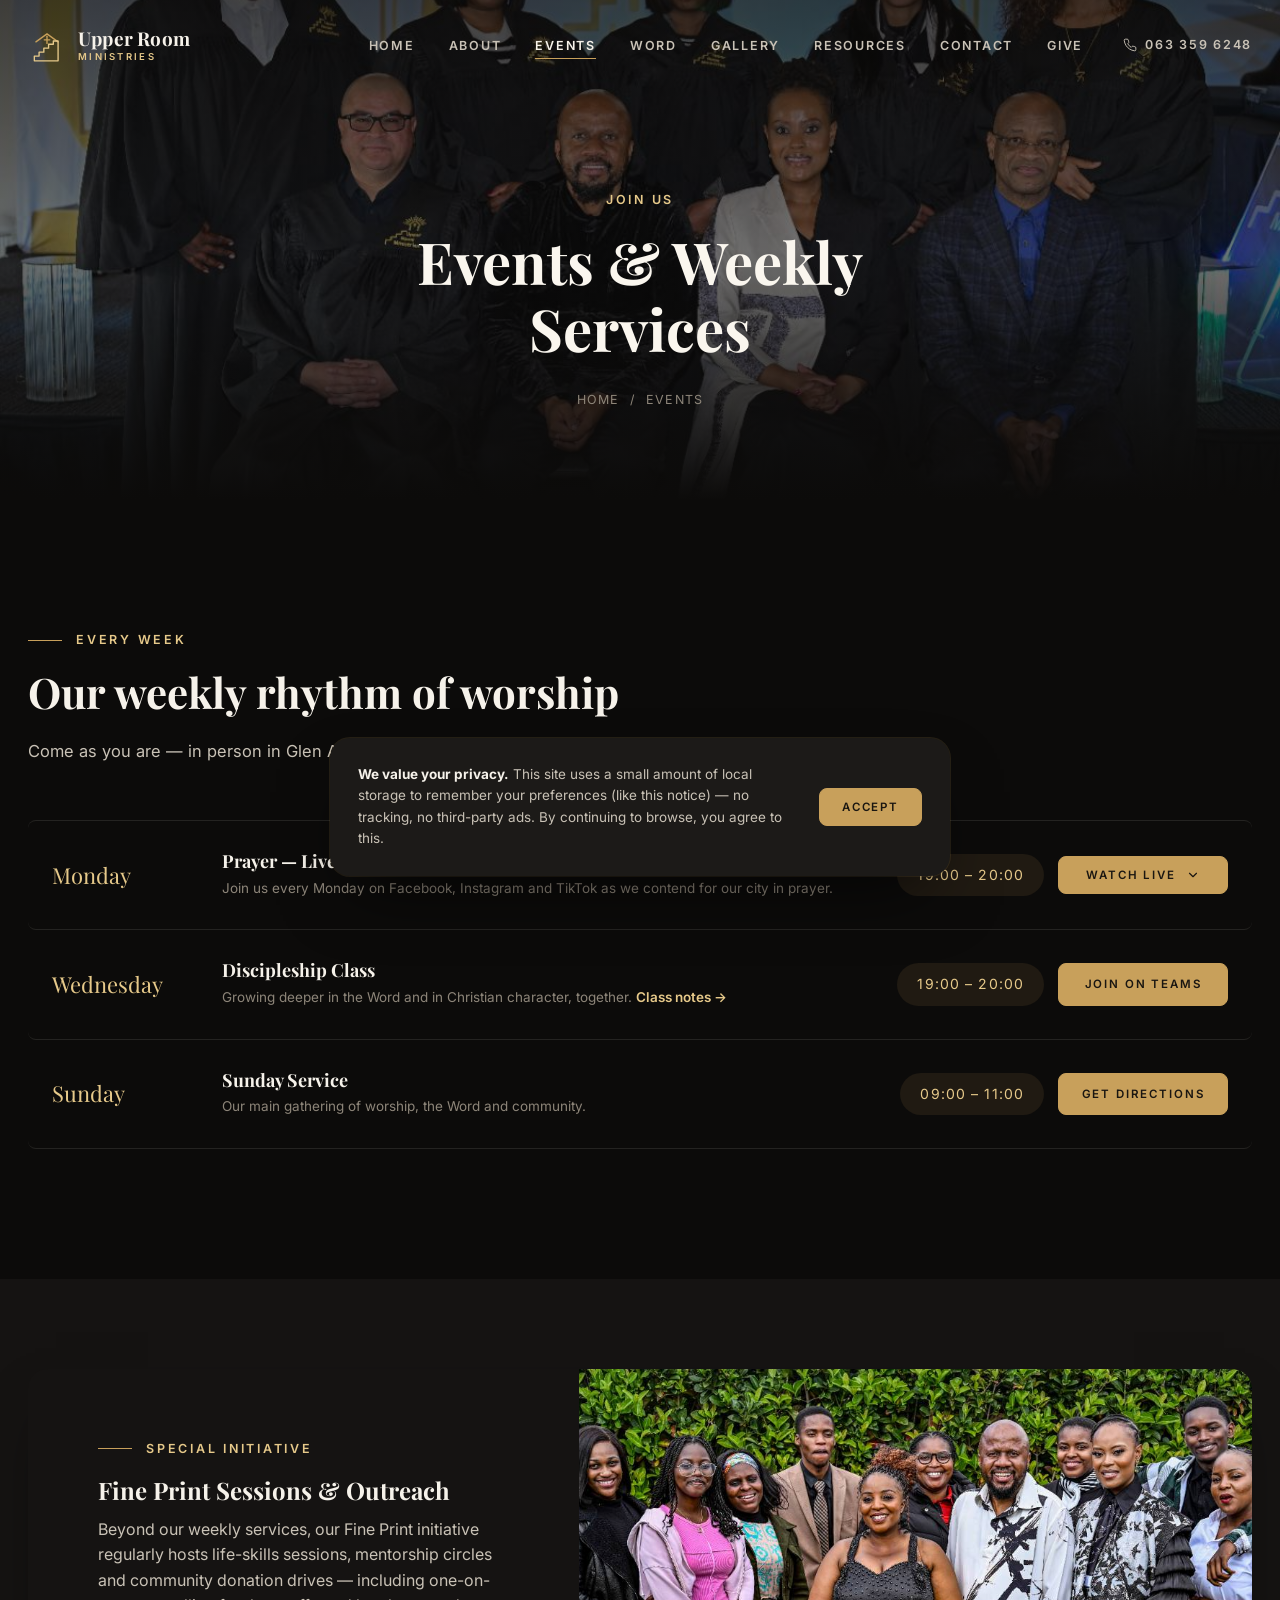
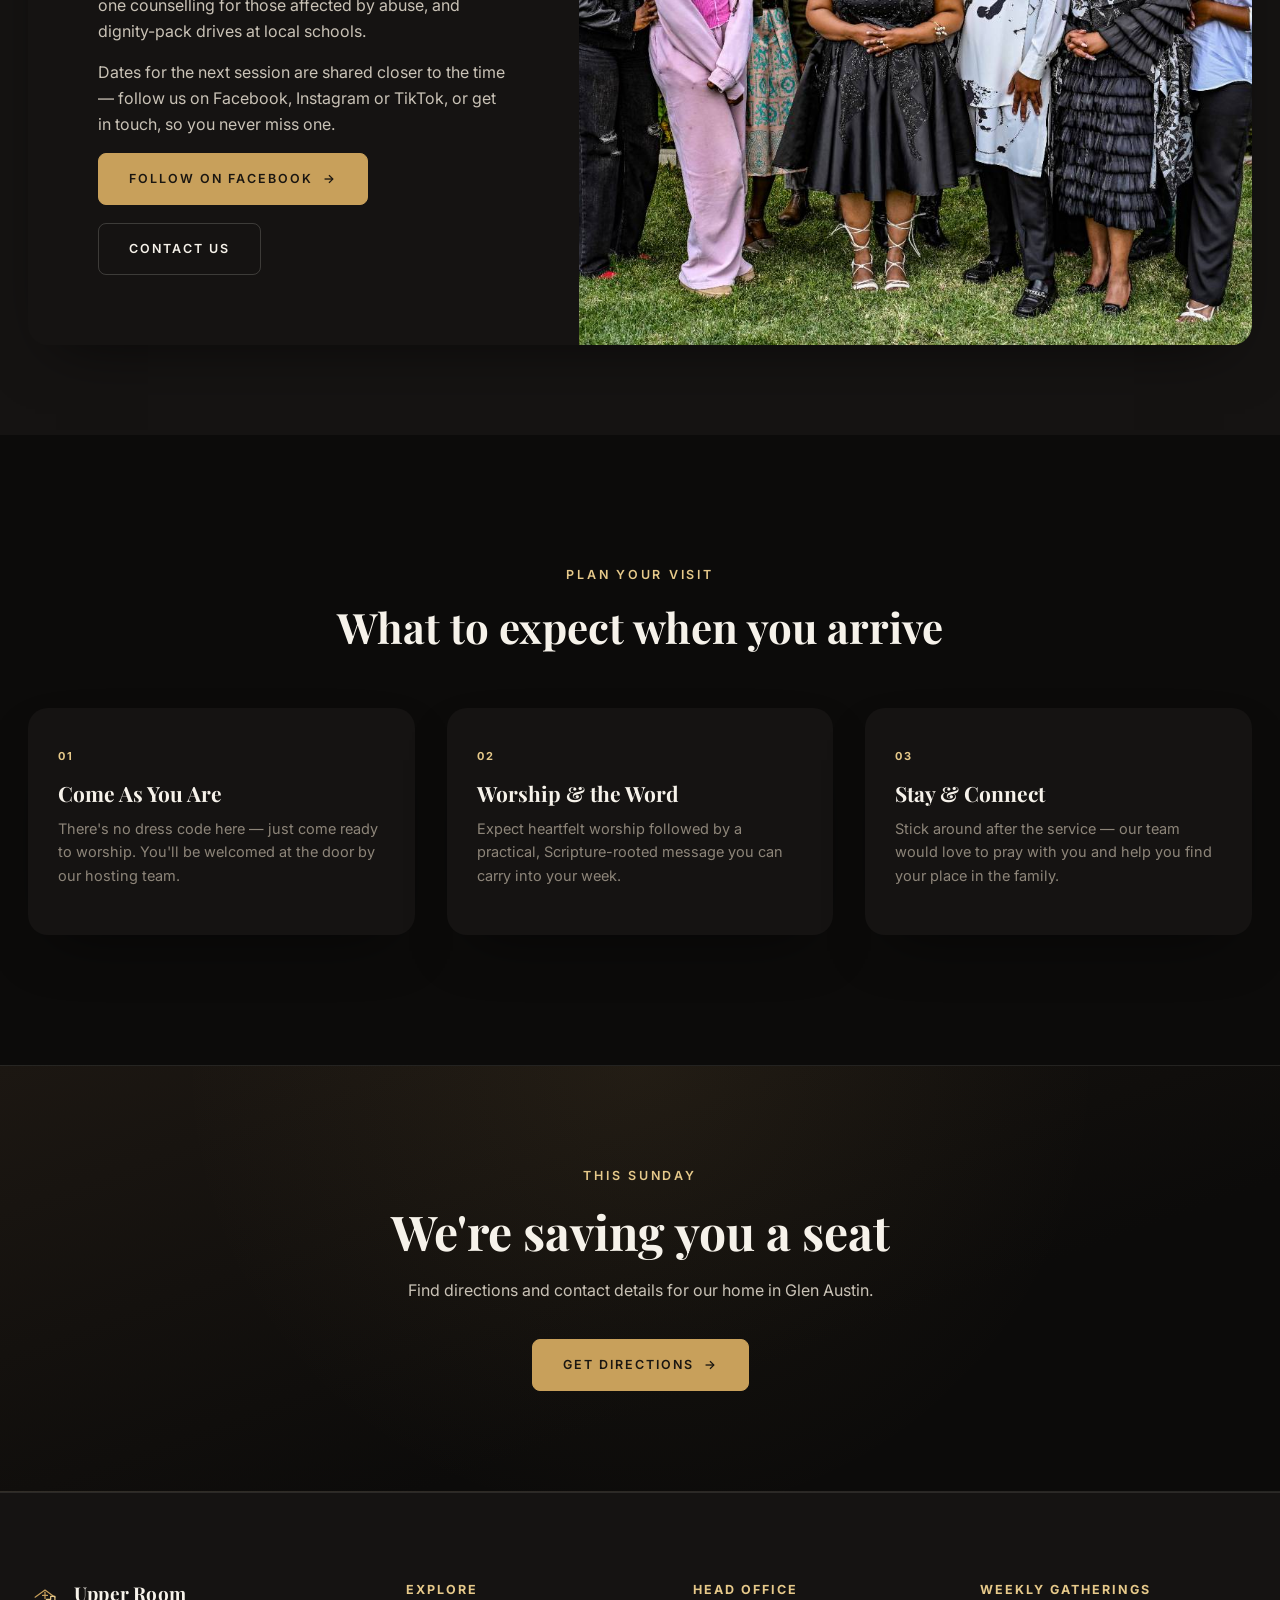
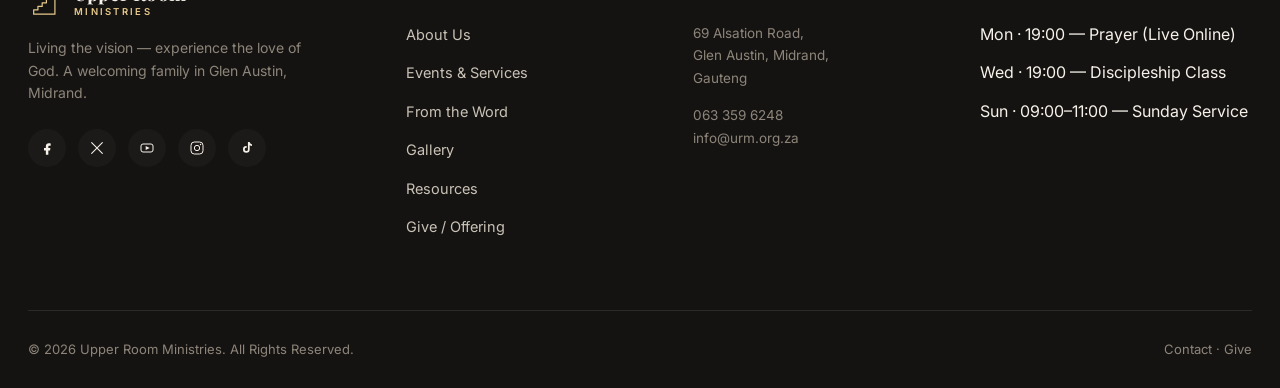
<file: events.html>
<!DOCTYPE html>
<html lang="en">
<head>
<meta charset="UTF-8">
<meta name="viewport" content="width=device-width, initial-scale=1.0">
<title>Events &amp; Services — Upper Room Ministries</title>
<meta name="description" content="Weekly service times and special gatherings at Upper Room Ministries in Glen Austin, Midrand.">
<link rel="icon" href="favicon.ico" sizes="any">
<link rel="icon" type="image/png" sizes="32x32" href="assets/img/favicon/favicon-32.png">
<link rel="icon" type="image/png" sizes="16x16" href="assets/img/favicon/favicon-16.png">
<link rel="apple-touch-icon" href="apple-touch-icon.png">
<link rel="stylesheet" href="assets/css/style.css?v=2">
</head>
<body>

<header class="site-header">
  <div class="container">
    <a href="index.html" class="brand">
      <svg width="38" height="38" viewBox="0 0 48 48" fill="none" xmlns="http://www.w3.org/2000/svg">
        <path d="M10 20L24 10L38 20" stroke="#c8a05b" stroke-width="1.7" stroke-linecap="round" stroke-linejoin="round"/>
        <path d="M24 13V22" stroke="#c8a05b" stroke-width="1.7" stroke-linecap="round"/>
        <path d="M20.5 17.5H27.5" stroke="#c8a05b" stroke-width="1.7" stroke-linecap="round"/>
        <path d="M8 44V38H14V33H20V28H26V23H32V19H38V44H8Z" stroke="#e6c98a" stroke-width="1.7" stroke-linejoin="round"/>
      </svg>
      <span class="brand-text">Upper Room<span>MINISTRIES</span></span>
    </a>
    <nav class="main-nav">
      <ul>
        <li><a href="index.html" data-nav="index.html">Home</a></li>
        <li><a href="about.html" data-nav="about.html">About</a></li>
        <li><a href="events.html" data-nav="events.html">Events</a></li>
        <li><a href="news.html" data-nav="news.html">Word</a></li>
        <li><a href="gallery.html" data-nav="gallery.html">Gallery</a></li>
        <li><a href="resources.html" data-nav="resources.html">Resources</a></li>
        <li><a href="contact.html" data-nav="contact.html">Contact</a></li>
        <li><a href="give.html" data-nav="give.html">Give</a></li>
      </ul>
      <div class="header-cta">
        <a href="tel:0633596248" class="header-phone">
          <svg viewBox="0 0 24 24" fill="none"><path d="M22 16.92v3a2 2 0 0 1-2.18 2 19.79 19.79 0 0 1-8.63-3.07 19.5 19.5 0 0 1-6-6A19.79 19.79 0 0 1 2.12 4.18 2 2 0 0 1 4.11 2h3a2 2 0 0 1 2 1.72c.13.96.36 1.9.7 2.81a2 2 0 0 1-.45 2.11L8.09 9.91a16 16 0 0 0 6 6l1.27-1.27a2 2 0 0 1 2.11-.45c.91.34 1.85.57 2.81.7A2 2 0 0 1 22 16.92z" stroke="currentColor" stroke-width="1.6" stroke-linejoin="round"/></svg>
          063 359 6248
        </a>
      </div>
    </nav>
    <button class="nav-toggle" aria-label="Toggle menu"><span></span><span></span><span></span></button>
  </div>
</header>

<section class="page-hero">
  <div class="page-hero-media"><img src="assets/img/event/choir-robes.jpg" alt="Upper Room Ministries clergy and choir gathered together"></div>
  <div class="container page-hero-content">
    <div class="eyebrow center">Join Us</div>
    <h1>Events &amp; Weekly Services</h1>
    <div class="breadcrumb"><a href="index.html">Home</a> / <span>Events</span></div>
  </div>
</section>

<section class="section">
  <div class="container">
    <div class="section-head reveal">
      <div class="eyebrow">Every Week</div>
      <h2>Our weekly rhythm of worship</h2>
      <p>Come as you are — in person in Glen Austin, or with us online.</p>
    </div>
    <div class="schedule-list reveal">
      <div class="schedule-row" data-live="prayer">
        <div class="schedule-day">Monday</div>
        <div class="schedule-info"><h4>Prayer — Live Online</h4><p>Join us every Monday on Facebook, Instagram and TikTok as we contend for our city in prayer.</p></div>
        <div class="schedule-side">
          <div class="schedule-time">19:00 – 20:00</div>
          <div class="live-menu">
            <button type="button" class="btn btn-solid btn-sm live-toggle" aria-expanded="false" aria-haspopup="true">Watch Live <svg class="live-chevron" viewBox="0 0 24 24" fill="none"><path d="M6 9l6 6 6-6" stroke="currentColor" stroke-width="2" stroke-linecap="round" stroke-linejoin="round"/></svg></button>
            <ul class="live-list">
              <li><a href="https://www.facebook.com/UpperRoomSA/" target="_blank" rel="noopener"><svg viewBox="0 0 24 24" fill="none"><path d="M15 8.5h2.5V5.2C17 5.1 15.9 5 14.6 5 12 5 10.3 6.6 10.3 9.4V12H7.5v3.6h2.8V22H14v-6.4h2.6l.4-3.6H14V9.7c0-1 .3-1.2 1-1.2z" fill="currentColor"/></svg>Facebook</a></li>
              <li><a href="https://www.instagram.com/upper_roomsa" target="_blank" rel="noopener"><svg viewBox="0 0 24 24" fill="none"><rect x="3" y="3" width="18" height="18" rx="5" stroke="currentColor" stroke-width="1.5"/><circle cx="12" cy="12" r="4" stroke="currentColor" stroke-width="1.5"/><circle cx="17.3" cy="6.7" r="1.1" fill="currentColor"/></svg>Instagram</a></li>
              <li><a href="https://www.tiktok.com/@pastorsthemtshali" target="_blank" rel="noopener"><svg viewBox="0 0 24 24" fill="none"><path d="M16 3c.3 1.8 1.6 3.2 3.4 3.4v2.6c-1.2 0-2.4-.4-3.4-1.1v6.2a5 5 0 1 1-5-5c.2 0 .3 0 .5.03v2.6a2.4 2.4 0 1 0 1.9 2.35V3h2.6z" fill="currentColor"/></svg>TikTok</a></li>
            </ul>
          </div>
        </div>
      </div>
      <div class="schedule-row" data-live="discipleship">
        <div class="schedule-day">Wednesday</div>
        <div class="schedule-info"><h4>Discipleship Class</h4><p>Growing deeper in the Word and in Christian character, together. <a href="resources.html#discipleship" class="schedule-link">Class notes →</a></p></div>
        <div class="schedule-side">
          <div class="schedule-time">19:00 – 20:00</div>
          <a href="https://teams.live.com/meet/9339416535494?p=XjUZm0t5jJvsNovsEK" target="_blank" rel="noopener" class="btn btn-solid btn-sm">Join on Teams</a>
        </div>
      </div>
      <div class="schedule-row">
        <div class="schedule-day">Sunday</div>
        <div class="schedule-info"><h4>Sunday Service</h4><p>Our main gathering of worship, the Word and community.</p></div>
        <div class="schedule-side">
          <div class="schedule-time">09:00 – 11:00</div>
          <a href="https://www.google.com/maps/search/?api=1&query=69+Alsation+Road+Glen+Austin+Midrand" target="_blank" rel="noopener" class="btn btn-solid btn-sm">Get Directions</a>
        </div>
      </div>
    </div>
  </div>
</section>

<section class="section-sm bg-alt">
  <div class="container">
    <div class="ministry-feature reveal">
      <div class="ministry-copy">
        <div class="eyebrow">Special Initiative</div>
        <h2>Fine Print Sessions &amp; Outreach</h2>
        <p style="color:var(--text-dim); font-size:16px;">Beyond our weekly services, our Fine Print initiative regularly hosts life-skills sessions, mentorship circles and community donation drives — including one-on-one counselling for those affected by abuse, and dignity-pack drives at local schools.</p>
        <p style="color:var(--text-dim); font-size:16px;">Dates for the next session are shared closer to the time — follow us on Facebook, Instagram or TikTok, or get in touch, so you never miss one.</p>
        <div class="hero-actions">
          <a href="https://www.facebook.com/UpperRoomSA/" target="_blank" rel="noopener" class="btn btn-solid">Follow on Facebook <span class="btn-arrow">→</span></a>
          <a href="contact.html" class="btn btn-ghost">Contact Us</a>
        </div>
      </div>
      <div class="ministry-photos">
        <img src="assets/img/event/workshop-01.jpg" alt="Fine Print life-skills training session">
      </div>
    </div>
  </div>
</section>

<section class="section">
  <div class="container">
    <div class="section-head center reveal">
      <div class="eyebrow center">Plan Your Visit</div>
      <h2>What to expect when you arrive</h2>
    </div>
    <div class="card-grid">
      <article class="post-card reveal">
        <div class="post-card-body">
          <span class="tag">01</span>
          <h3>Come As You Are</h3>
          <p>There's no dress code here — just come ready to worship. You'll be welcomed at the door by our hosting team.</p>
        </div>
      </article>
      <article class="post-card reveal">
        <div class="post-card-body">
          <span class="tag">02</span>
          <h3>Worship &amp; the Word</h3>
          <p>Expect heartfelt worship followed by a practical, Scripture-rooted message you can carry into your week.</p>
        </div>
      </article>
      <article class="post-card reveal">
        <div class="post-card-body">
          <span class="tag">03</span>
          <h3>Stay &amp; Connect</h3>
          <p>Stick around after the service — our team would love to pray with you and help you find your place in the family.</p>
        </div>
      </article>
    </div>
  </div>
</section>

<section class="cta-band">
  <div class="container">
    <div class="eyebrow center">This Sunday</div>
    <h2>We're saving you a seat</h2>
    <p>Find directions and contact details for our home in Glen Austin.</p>
    <div class="cta-actions">
      <a href="contact.html" class="btn btn-solid">Get Directions <span class="btn-arrow">→</span></a>
    </div>
  </div>
</section>

<footer class="site-footer">
  <div class="container">
    <div class="footer-top">
      <div class="footer-brand">
        <a href="index.html" class="brand">
          <svg width="34" height="34" viewBox="0 0 48 48" fill="none" xmlns="http://www.w3.org/2000/svg">
            <path d="M10 20L24 10L38 20" stroke="#c8a05b" stroke-width="1.7" stroke-linecap="round" stroke-linejoin="round"/>
            <path d="M24 13V22" stroke="#c8a05b" stroke-width="1.7" stroke-linecap="round"/>
            <path d="M20.5 17.5H27.5" stroke="#c8a05b" stroke-width="1.7" stroke-linecap="round"/>
            <path d="M8 44V38H14V33H20V28H26V23H32V19H38V44H8Z" stroke="#e6c98a" stroke-width="1.7" stroke-linejoin="round"/>
          </svg>
          <span class="brand-text">Upper Room<span>MINISTRIES</span></span>
        </a>
        <p>Living the vision — experience the love of God. A welcoming family in Glen Austin, Midrand.</p>
        <div class="footer-social">
          <a href="https://www.facebook.com/UpperRoomSA/" target="_blank" rel="noopener" aria-label="Facebook"><svg viewBox="0 0 24 24" fill="none"><path d="M15 8.5h2.5V5.2C17 5.1 15.9 5 14.6 5 12 5 10.3 6.6 10.3 9.4V12H7.5v3.6h2.8V22H14v-6.4h2.6l.4-3.6H14V9.7c0-1 .3-1.2 1-1.2z" fill="currentColor"/></svg></a>
          <a href="https://twitter.com/UpperRoom_SA" target="_blank" rel="noopener" aria-label="X / Twitter"><svg viewBox="0 0 24 24" fill="none"><path d="M4 4l16 16M20 4L4 20" stroke="currentColor" stroke-width="1.6" stroke-linecap="round"/></svg></a>
          <a href="https://www.youtube.com/watch?v=F1XrR7oF7E8" target="_blank" rel="noopener" aria-label="YouTube"><svg viewBox="0 0 24 24" fill="none"><rect x="3" y="6" width="18" height="12" rx="3" stroke="currentColor" stroke-width="1.5"/><path d="M10 9l6 3-6 3z" fill="currentColor"/></svg></a>
          <a href="https://www.instagram.com/upper_roomsa" target="_blank" rel="noopener" aria-label="Instagram"><svg viewBox="0 0 24 24" fill="none"><rect x="3" y="3" width="18" height="18" rx="5" stroke="currentColor" stroke-width="1.5"/><circle cx="12" cy="12" r="4" stroke="currentColor" stroke-width="1.5"/><circle cx="17.3" cy="6.7" r="1.1" fill="currentColor"/></svg></a>
          <a href="https://www.tiktok.com/@pastorsthemtshali" target="_blank" rel="noopener" aria-label="TikTok"><svg viewBox="0 0 24 24" fill="none"><path d="M16 3c.3 1.8 1.6 3.2 3.4 3.4v2.6c-1.2 0-2.4-.4-3.4-1.1v6.2a5 5 0 1 1-5-5c.2 0 .3 0 .5.03v2.6a2.4 2.4 0 1 0 1.9 2.35V3h2.6z" fill="currentColor"/></svg></a>
        </div>
      </div>
      <div class="footer-col">
        <h4>Explore</h4>
        <ul>
          <li><a href="about.html">About Us</a></li>
          <li><a href="events.html">Events &amp; Services</a></li>
          <li><a href="news.html">From the Word</a></li>
          <li><a href="gallery.html">Gallery</a></li>
          <li><a href="resources.html">Resources</a></li>
          <li><a href="give.html">Give / Offering</a></li>
        </ul>
      </div>
      <div class="footer-col">
        <h4>Head Office</h4>
        <p class="addr">69 Alsation Road,<br>Glen Austin, Midrand,<br>Gauteng</p>
        <p class="addr" style="margin-top:14px;">063 359 6248<br>info@urm.org.za</p>
      </div>
      <div class="footer-col">
        <h4>Weekly Gatherings</h4>
        <ul>
          <li>Mon · 19:00 — Prayer (Live Online)</li>
          <li>Wed · 19:00 — Discipleship Class</li>
          <li>Sun · 09:00–11:00 — Sunday Service</li>
        </ul>
      </div>
    </div>
    <div class="footer-bottom">
      <span>© <span data-year></span> Upper Room Ministries. All Rights Reserved.</span>
      <span><a href="contact.html">Contact</a> · <a href="give.html">Give</a></span>
    </div>
  </div>
</footer>

<div class="back-to-top" aria-label="Back to top" role="button" tabindex="0">
  <svg viewBox="0 0 24 24" fill="none"><path d="M12 19V5M12 5l-6 6M12 5l6 6" stroke="currentColor" stroke-width="1.8" stroke-linecap="round" stroke-linejoin="round"/></svg>
</div>

<div class="cookie-consent">
  <p><strong>We value your privacy.</strong> This site uses a small amount of local storage to remember your preferences (like this notice) — no tracking, no third-party ads. By continuing to browse, you agree to this.</p>
  <div class="cookie-consent-actions">
    <button type="button" class="btn btn-solid btn-sm cookie-accept">Accept</button>
  </div>
</div>

<script src="assets/js/main.js?v=2"></script>
</body>
</html>
</file>
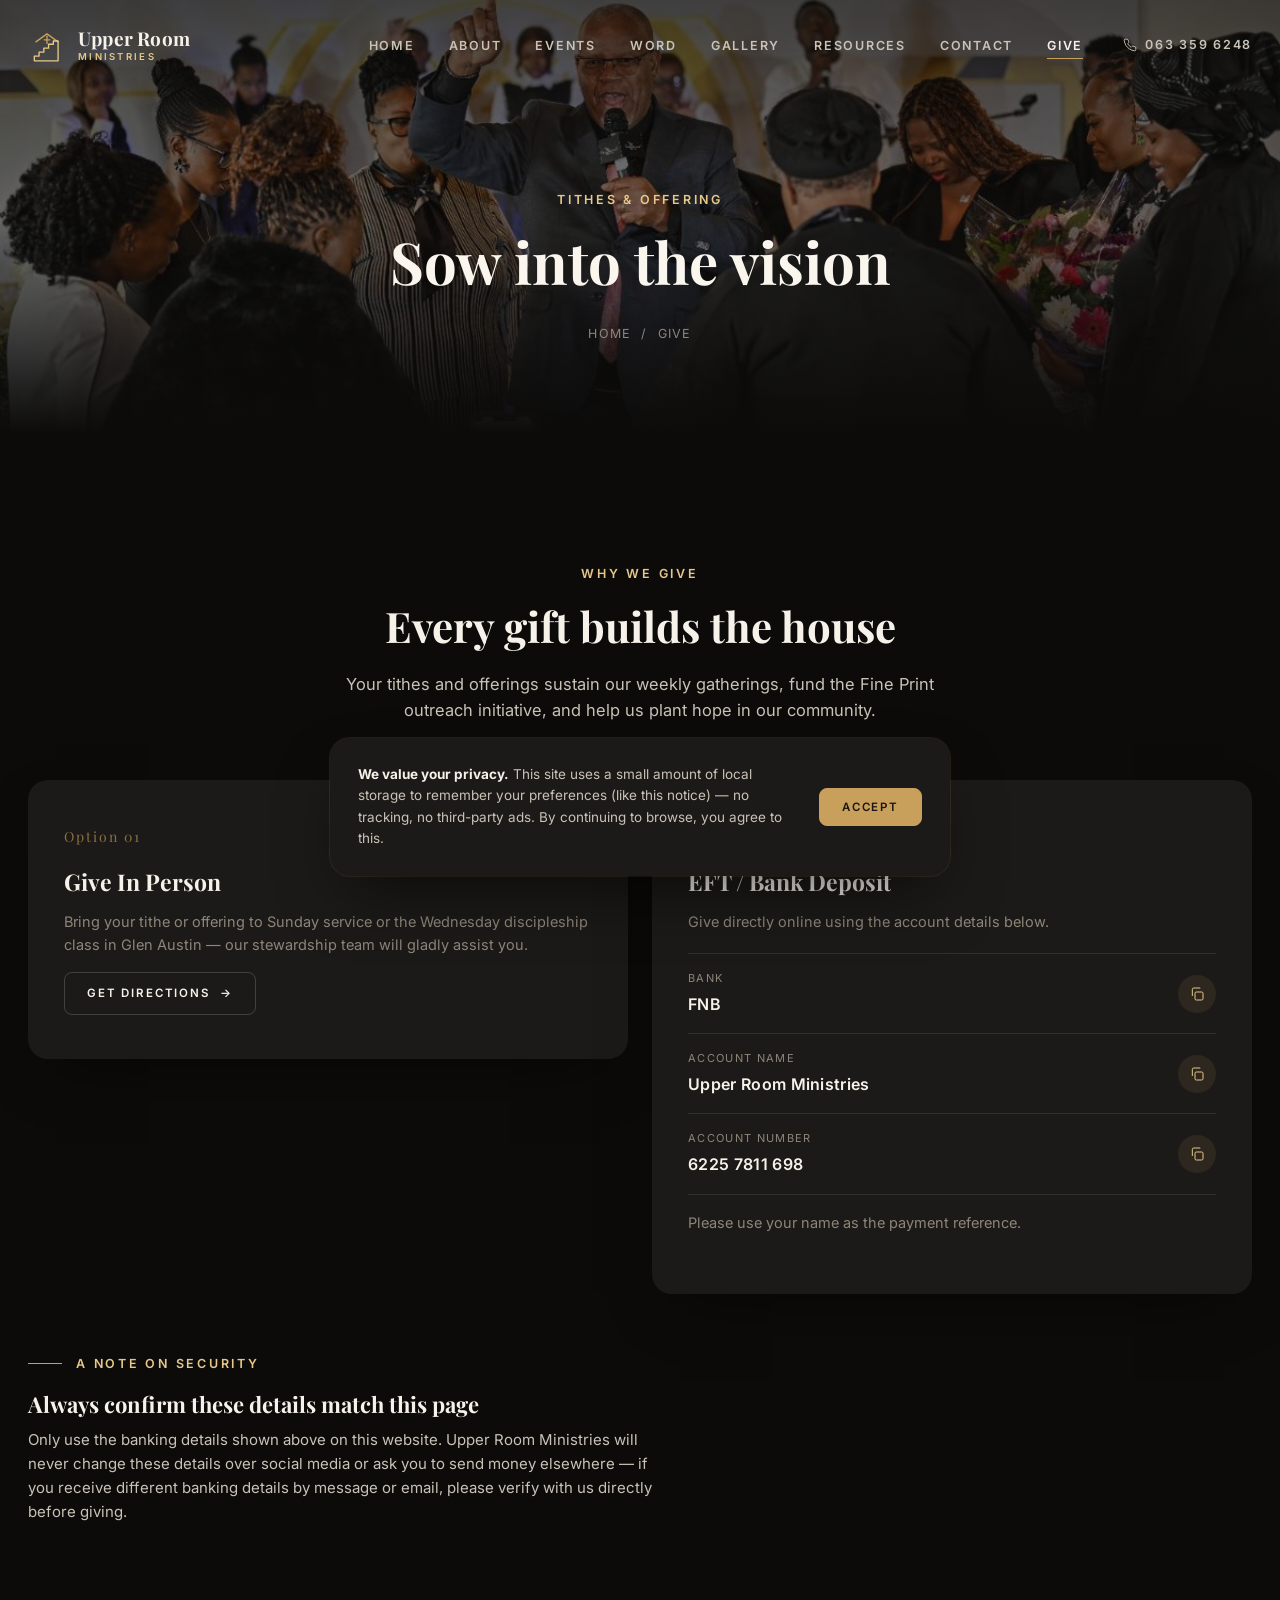
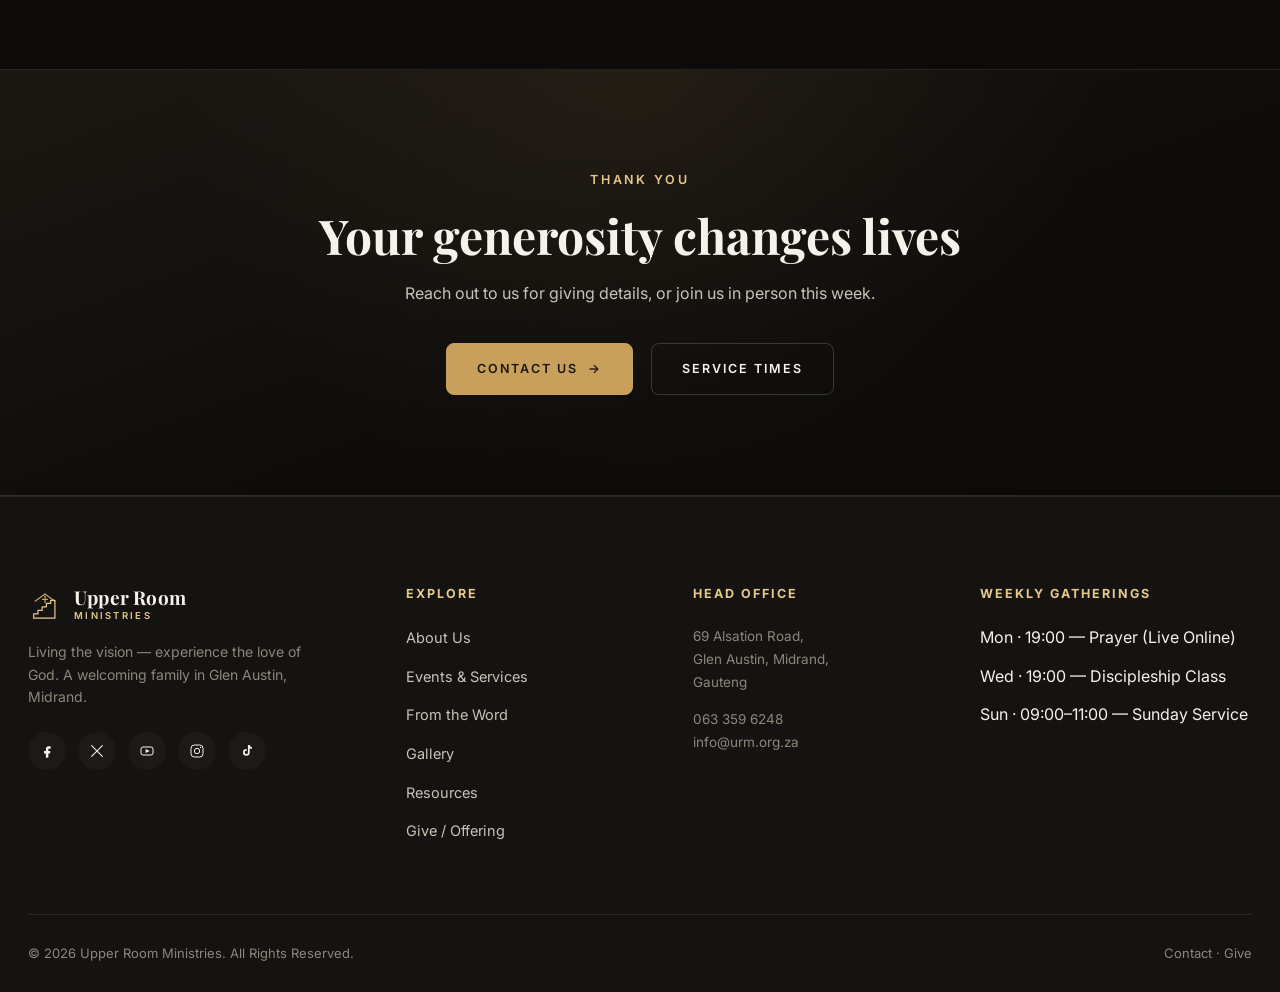
<file: give.html>
<!DOCTYPE html>
<html lang="en">
<head>
<meta charset="UTF-8">
<meta name="viewport" content="width=device-width, initial-scale=1.0">
<title>Give — Upper Room Ministries</title>
<meta name="description" content="Support the work of Upper Room Ministries in Glen Austin, Midrand through tithes and offerings.">
<link rel="icon" href="favicon.ico" sizes="any">
<link rel="icon" type="image/png" sizes="32x32" href="assets/img/favicon/favicon-32.png">
<link rel="icon" type="image/png" sizes="16x16" href="assets/img/favicon/favicon-16.png">
<link rel="apple-touch-icon" href="apple-touch-icon.png">
<link rel="stylesheet" href="assets/css/style.css?v=2">
</head>
<body>

<header class="site-header">
  <div class="container">
    <a href="index.html" class="brand">
      <svg width="38" height="38" viewBox="0 0 48 48" fill="none" xmlns="http://www.w3.org/2000/svg">
        <path d="M10 20L24 10L38 20" stroke="#c8a05b" stroke-width="1.7" stroke-linecap="round" stroke-linejoin="round"/>
        <path d="M24 13V22" stroke="#c8a05b" stroke-width="1.7" stroke-linecap="round"/>
        <path d="M20.5 17.5H27.5" stroke="#c8a05b" stroke-width="1.7" stroke-linecap="round"/>
        <path d="M8 44V38H14V33H20V28H26V23H32V19H38V44H8Z" stroke="#e6c98a" stroke-width="1.7" stroke-linejoin="round"/>
      </svg>
      <span class="brand-text">Upper Room<span>MINISTRIES</span></span>
    </a>
    <nav class="main-nav">
      <ul>
        <li><a href="index.html" data-nav="index.html">Home</a></li>
        <li><a href="about.html" data-nav="about.html">About</a></li>
        <li><a href="events.html" data-nav="events.html">Events</a></li>
        <li><a href="news.html" data-nav="news.html">Word</a></li>
        <li><a href="gallery.html" data-nav="gallery.html">Gallery</a></li>
        <li><a href="resources.html" data-nav="resources.html">Resources</a></li>
        <li><a href="contact.html" data-nav="contact.html">Contact</a></li>
        <li><a href="give.html" data-nav="give.html">Give</a></li>
      </ul>
      <div class="header-cta">
        <a href="tel:0633596248" class="header-phone">
          <svg viewBox="0 0 24 24" fill="none"><path d="M22 16.92v3a2 2 0 0 1-2.18 2 19.79 19.79 0 0 1-8.63-3.07 19.5 19.5 0 0 1-6-6A19.79 19.79 0 0 1 2.12 4.18 2 2 0 0 1 4.11 2h3a2 2 0 0 1 2 1.72c.13.96.36 1.9.7 2.81a2 2 0 0 1-.45 2.11L8.09 9.91a16 16 0 0 0 6 6l1.27-1.27a2 2 0 0 1 2.11-.45c.91.34 1.85.57 2.81.7A2 2 0 0 1 22 16.92z" stroke="currentColor" stroke-width="1.6" stroke-linejoin="round"/></svg>
          063 359 6248
        </a>
      </div>
    </nav>
    <button class="nav-toggle" aria-label="Toggle menu"><span></span><span></span><span></span></button>
  </div>
</header>

<section class="page-hero">
  <div class="page-hero-media"><img src="assets/img/event/prayer-circle.jpg" alt="Giving at Upper Room Ministries"></div>
  <div class="container page-hero-content">
    <div class="eyebrow center">Tithes &amp; Offering</div>
    <h1>Sow into the vision</h1>
    <div class="breadcrumb"><a href="index.html">Home</a> / <span>Give</span></div>
  </div>
</section>

<section class="section">
  <div class="container">
    <div class="section-head center reveal">
      <div class="eyebrow center">Why We Give</div>
      <h2>Every gift builds the house</h2>
      <p>Your tithes and offerings sustain our weekly gatherings, fund the Fine Print outreach initiative, and help us plant hope in our community.</p>
    </div>

    <div class="give-grid">
      <div class="value-card reveal">
        <span class="vnum">Option 01</span>
        <h3>Give In Person</h3>
        <p>Bring your tithe or offering to Sunday service or the Wednesday discipleship class in Glen Austin — our stewardship team will gladly assist you.</p>
        <a href="contact.html" class="btn btn-ghost btn-sm">Get Directions <span class="btn-arrow">→</span></a>
      </div>
      <div class="value-card reveal">
        <span class="vnum">Option 02</span>
        <h3>EFT / Bank Deposit</h3>
        <p>Give directly online using the account details below.</p>
        <div class="bank-details">
          <div class="bank-row">
            <div><span class="bank-label">Bank</span><span class="bank-value">FNB</span></div>
            <button type="button" class="copy-btn" data-copy="FNB" aria-label="Copy bank name">
              <svg viewBox="0 0 24 24" fill="none"><rect x="9" y="9" width="12" height="12" rx="2" stroke="currentColor" stroke-width="1.5"/><path d="M5 15V5a2 2 0 0 1 2-2h10" stroke="currentColor" stroke-width="1.5"/></svg>
            </button>
          </div>
          <div class="bank-row">
            <div><span class="bank-label">Account Name</span><span class="bank-value">Upper Room Ministries</span></div>
            <button type="button" class="copy-btn" data-copy="Upper Room Ministries" aria-label="Copy account name">
              <svg viewBox="0 0 24 24" fill="none"><rect x="9" y="9" width="12" height="12" rx="2" stroke="currentColor" stroke-width="1.5"/><path d="M5 15V5a2 2 0 0 1 2-2h10" stroke="currentColor" stroke-width="1.5"/></svg>
            </button>
          </div>
          <div class="bank-row">
            <div><span class="bank-label">Account Number</span><span class="bank-value">6225 7811 698</span></div>
            <button type="button" class="copy-btn" data-copy="62257811698" aria-label="Copy account number">
              <svg viewBox="0 0 24 24" fill="none"><rect x="9" y="9" width="12" height="12" rx="2" stroke="currentColor" stroke-width="1.5"/><path d="M5 15V5a2 2 0 0 1 2-2h10" stroke="currentColor" stroke-width="1.5"/></svg>
            </button>
          </div>
        </div>
        <p class="form-note">Please use your name as the payment reference.</p>
      </div>
    </div>

    <div class="reveal" style="margin-top:60px; max-width:640px;">
      <div class="eyebrow">A Note on Security</div>
      <h3 style="font-size:22px;">Always confirm these details match this page</h3>
      <p style="color:var(--text-dim); font-size:15px;">Only use the banking details shown above on this website. Upper Room Ministries will never change these details over social media or ask you to send money elsewhere — if you receive different banking details by message or email, please verify with us directly before giving.</p>
    </div>
  </div>
</section>

<section class="cta-band">
  <div class="container">
    <div class="eyebrow center">Thank You</div>
    <h2>Your generosity changes lives</h2>
    <p>Reach out to us for giving details, or join us in person this week.</p>
    <div class="cta-actions">
      <a href="contact.html" class="btn btn-solid">Contact Us <span class="btn-arrow">→</span></a>
      <a href="events.html" class="btn btn-ghost">Service Times</a>
    </div>
  </div>
</section>

<footer class="site-footer">
  <div class="container">
    <div class="footer-top">
      <div class="footer-brand">
        <a href="index.html" class="brand">
          <svg width="34" height="34" viewBox="0 0 48 48" fill="none" xmlns="http://www.w3.org/2000/svg">
            <path d="M10 20L24 10L38 20" stroke="#c8a05b" stroke-width="1.7" stroke-linecap="round" stroke-linejoin="round"/>
            <path d="M24 13V22" stroke="#c8a05b" stroke-width="1.7" stroke-linecap="round"/>
            <path d="M20.5 17.5H27.5" stroke="#c8a05b" stroke-width="1.7" stroke-linecap="round"/>
            <path d="M8 44V38H14V33H20V28H26V23H32V19H38V44H8Z" stroke="#e6c98a" stroke-width="1.7" stroke-linejoin="round"/>
          </svg>
          <span class="brand-text">Upper Room<span>MINISTRIES</span></span>
        </a>
        <p>Living the vision — experience the love of God. A welcoming family in Glen Austin, Midrand.</p>
        <div class="footer-social">
          <a href="https://www.facebook.com/UpperRoomSA/" target="_blank" rel="noopener" aria-label="Facebook"><svg viewBox="0 0 24 24" fill="none"><path d="M15 8.5h2.5V5.2C17 5.1 15.9 5 14.6 5 12 5 10.3 6.6 10.3 9.4V12H7.5v3.6h2.8V22H14v-6.4h2.6l.4-3.6H14V9.7c0-1 .3-1.2 1-1.2z" fill="currentColor"/></svg></a>
          <a href="https://twitter.com/UpperRoom_SA" target="_blank" rel="noopener" aria-label="X / Twitter"><svg viewBox="0 0 24 24" fill="none"><path d="M4 4l16 16M20 4L4 20" stroke="currentColor" stroke-width="1.6" stroke-linecap="round"/></svg></a>
          <a href="https://www.youtube.com/watch?v=F1XrR7oF7E8" target="_blank" rel="noopener" aria-label="YouTube"><svg viewBox="0 0 24 24" fill="none"><rect x="3" y="6" width="18" height="12" rx="3" stroke="currentColor" stroke-width="1.5"/><path d="M10 9l6 3-6 3z" fill="currentColor"/></svg></a>
          <a href="https://www.instagram.com/upper_roomsa" target="_blank" rel="noopener" aria-label="Instagram"><svg viewBox="0 0 24 24" fill="none"><rect x="3" y="3" width="18" height="18" rx="5" stroke="currentColor" stroke-width="1.5"/><circle cx="12" cy="12" r="4" stroke="currentColor" stroke-width="1.5"/><circle cx="17.3" cy="6.7" r="1.1" fill="currentColor"/></svg></a>
          <a href="https://www.tiktok.com/@pastorsthemtshali" target="_blank" rel="noopener" aria-label="TikTok"><svg viewBox="0 0 24 24" fill="none"><path d="M16 3c.3 1.8 1.6 3.2 3.4 3.4v2.6c-1.2 0-2.4-.4-3.4-1.1v6.2a5 5 0 1 1-5-5c.2 0 .3 0 .5.03v2.6a2.4 2.4 0 1 0 1.9 2.35V3h2.6z" fill="currentColor"/></svg></a>
        </div>
      </div>
      <div class="footer-col">
        <h4>Explore</h4>
        <ul>
          <li><a href="about.html">About Us</a></li>
          <li><a href="events.html">Events &amp; Services</a></li>
          <li><a href="news.html">From the Word</a></li>
          <li><a href="gallery.html">Gallery</a></li>
          <li><a href="resources.html">Resources</a></li>
          <li><a href="give.html">Give / Offering</a></li>
        </ul>
      </div>
      <div class="footer-col">
        <h4>Head Office</h4>
        <p class="addr">69 Alsation Road,<br>Glen Austin, Midrand,<br>Gauteng</p>
        <p class="addr" style="margin-top:14px;">063 359 6248<br>info@urm.org.za</p>
      </div>
      <div class="footer-col">
        <h4>Weekly Gatherings</h4>
        <ul>
          <li>Mon · 19:00 — Prayer (Live Online)</li>
          <li>Wed · 19:00 — Discipleship Class</li>
          <li>Sun · 09:00–11:00 — Sunday Service</li>
        </ul>
      </div>
    </div>
    <div class="footer-bottom">
      <span>© <span data-year></span> Upper Room Ministries. All Rights Reserved.</span>
      <span><a href="contact.html">Contact</a> · <a href="give.html">Give</a></span>
    </div>
  </div>
</footer>

<div class="back-to-top" aria-label="Back to top" role="button" tabindex="0">
  <svg viewBox="0 0 24 24" fill="none"><path d="M12 19V5M12 5l-6 6M12 5l6 6" stroke="currentColor" stroke-width="1.8" stroke-linecap="round" stroke-linejoin="round"/></svg>
</div>

<div class="cookie-consent">
  <p><strong>We value your privacy.</strong> This site uses a small amount of local storage to remember your preferences (like this notice) — no tracking, no third-party ads. By continuing to browse, you agree to this.</p>
  <div class="cookie-consent-actions">
    <button type="button" class="btn btn-solid btn-sm cookie-accept">Accept</button>
  </div>
</div>

<script src="assets/js/main.js?v=2"></script>
</body>
</html>
</file>
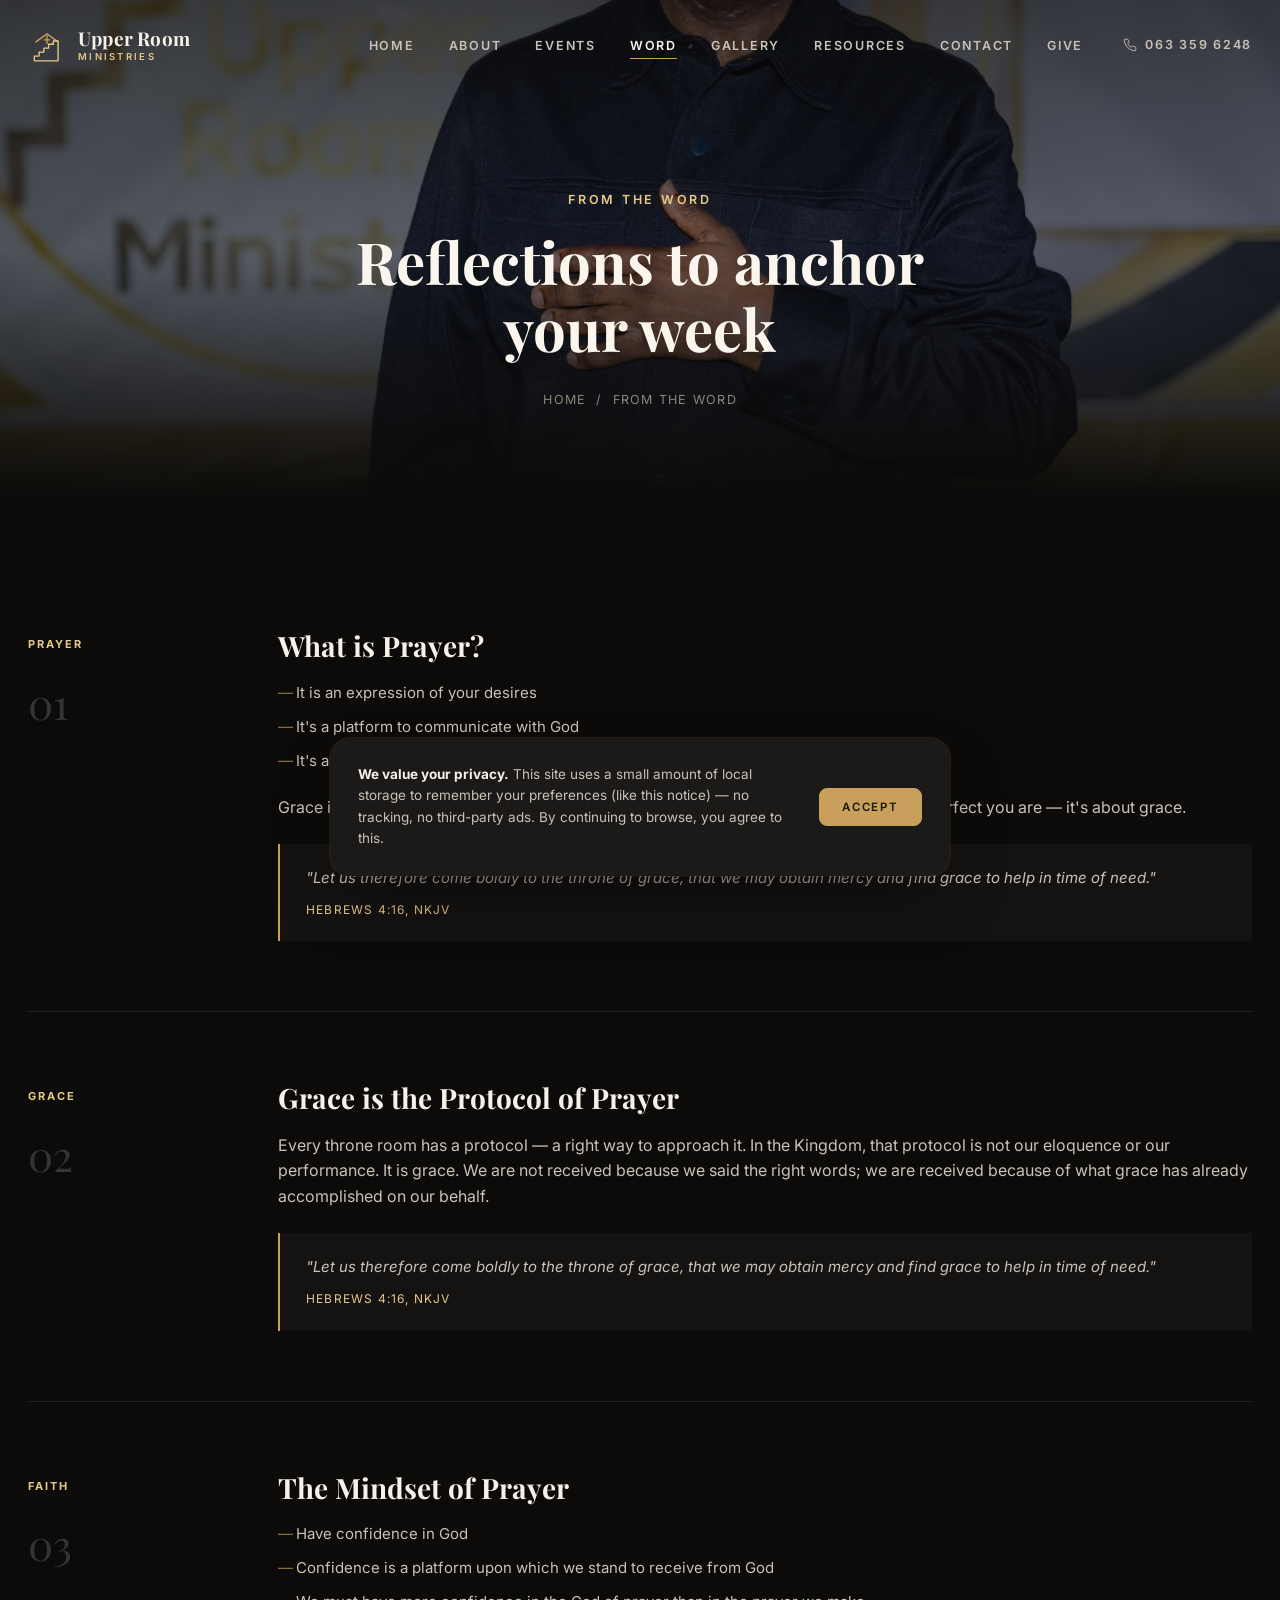
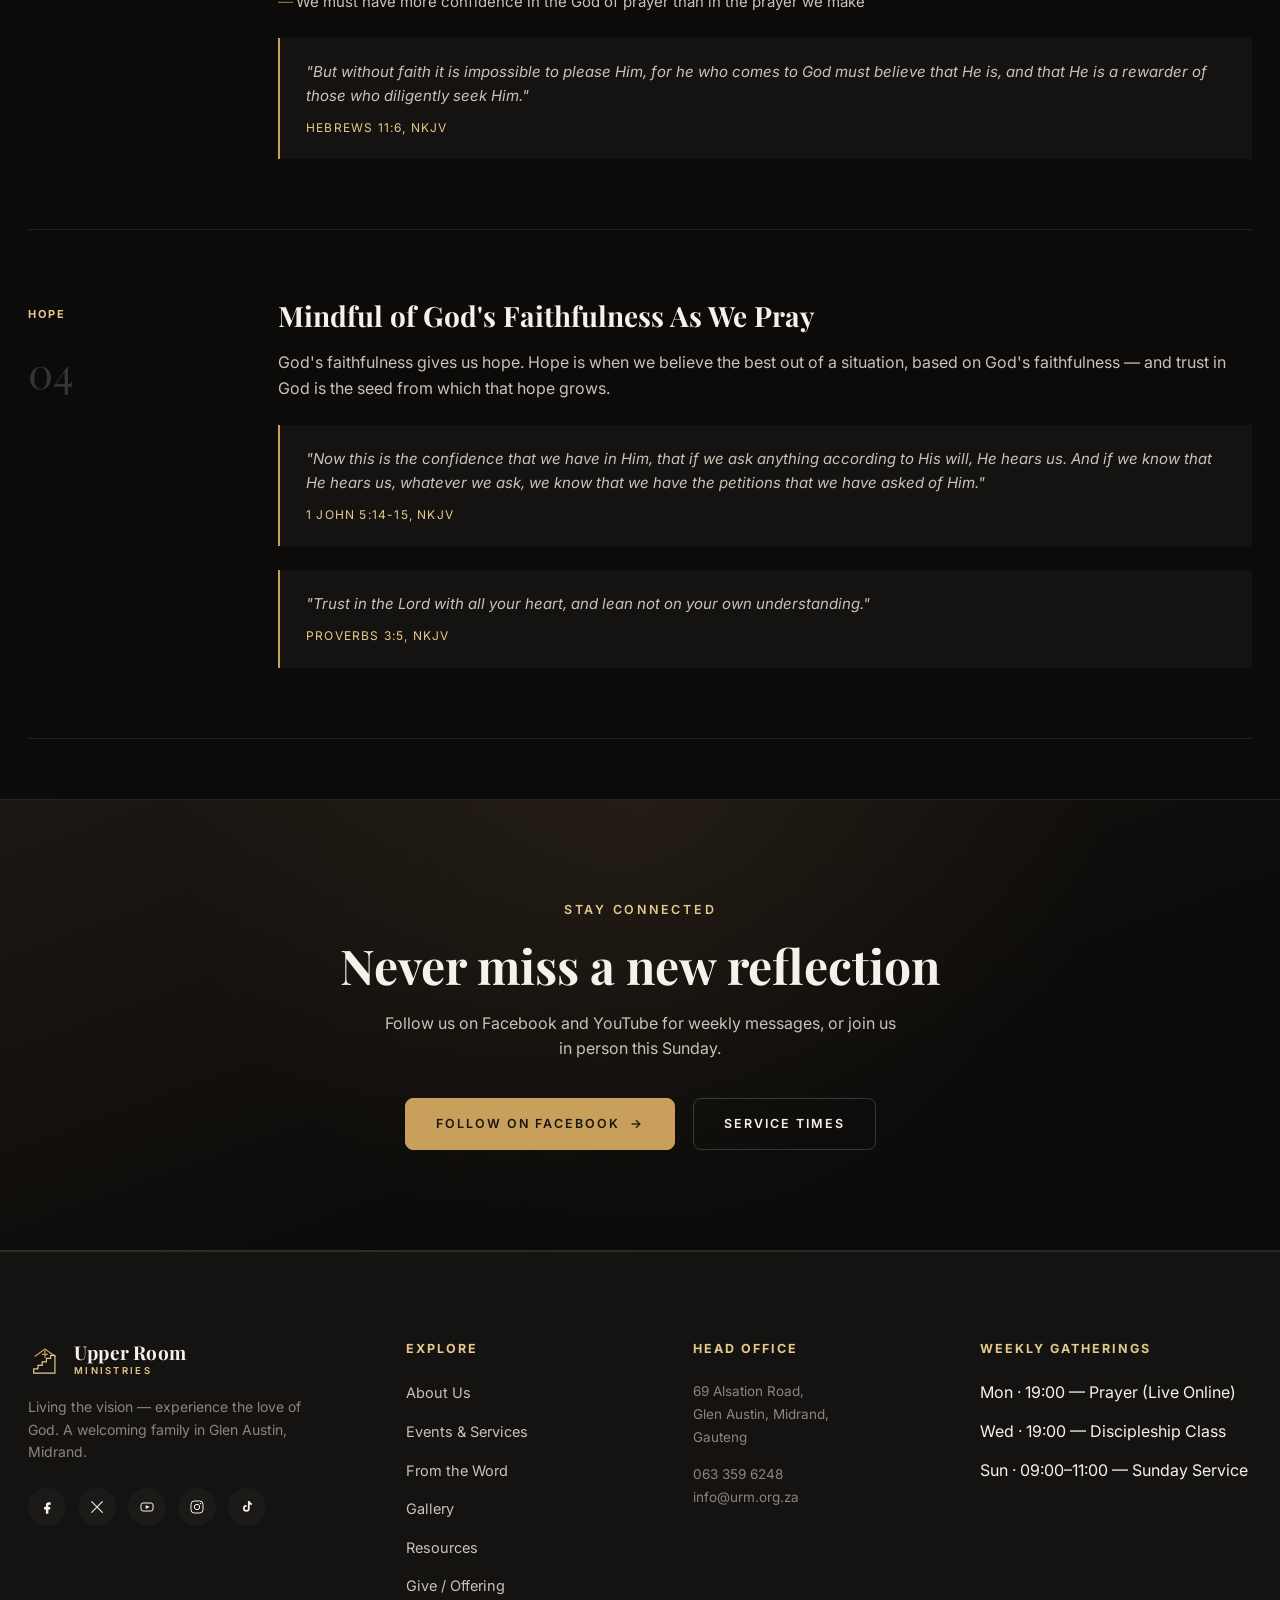
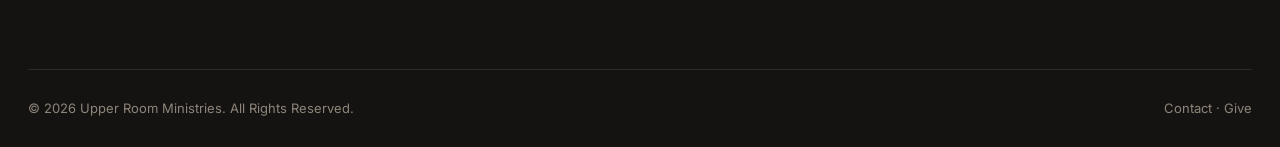
<file: news.html>
<!DOCTYPE html>
<html lang="en">
<head>
<meta charset="UTF-8">
<meta name="viewport" content="width=device-width, initial-scale=1.0">
<title>From the Word — Upper Room Ministries</title>
<meta name="description" content="Devotional reflections on prayer, grace and faith from Upper Room Ministries.">
<link rel="icon" href="favicon.ico" sizes="any">
<link rel="icon" type="image/png" sizes="32x32" href="assets/img/favicon/favicon-32.png">
<link rel="icon" type="image/png" sizes="16x16" href="assets/img/favicon/favicon-16.png">
<link rel="apple-touch-icon" href="apple-touch-icon.png">
<link rel="stylesheet" href="assets/css/style.css?v=2">
<style>
  .devotional{ border-bottom:1px solid var(--line); padding:70px 0; }
  .devotional:first-of-type{ padding-top:0; }
  .devotional .grid{ display:grid; grid-template-columns: 200px 1fr; gap:50px; }
  .devotional .meta{ }
  .devotional .meta .tag{ font-size:11px; letter-spacing:.18em; text-transform:uppercase; color: var(--gold-light); font-weight:700; }
  .devotional .meta .idx{ font-family:var(--serif); font-size:42px; color: var(--line-strong); margin-top:14px; }
  .devotional h2{ font-size:28px; margin-bottom:18px; }
  .devotional ul{ margin: 18px 0 22px; display:flex; flex-direction:column; gap:10px; }
  .devotional ul li{ font-size:15px; color: var(--text-dim); padding-left:18px; position:relative; }
  .devotional ul li::before{ content:'—'; position:absolute; left:0; color: var(--gold-dim); }
  .devotional blockquote{ margin:24px 0 0; padding:22px 26px; border-left:2px solid var(--gold); background: var(--bg-alt); font-style:italic; color: var(--text-dim); font-size:15px; }
  .devotional blockquote cite{ display:block; margin-top:10px; font-style:normal; font-size:12px; letter-spacing:.1em; text-transform:uppercase; color: var(--gold-light); }
  @media (max-width: 720px){ .devotional .grid{ grid-template-columns:1fr; gap:20px; } }
</style>
</head>
<body>

<header class="site-header">
  <div class="container">
    <a href="index.html" class="brand">
      <svg width="38" height="38" viewBox="0 0 48 48" fill="none" xmlns="http://www.w3.org/2000/svg">
        <path d="M10 20L24 10L38 20" stroke="#c8a05b" stroke-width="1.7" stroke-linecap="round" stroke-linejoin="round"/>
        <path d="M24 13V22" stroke="#c8a05b" stroke-width="1.7" stroke-linecap="round"/>
        <path d="M20.5 17.5H27.5" stroke="#c8a05b" stroke-width="1.7" stroke-linecap="round"/>
        <path d="M8 44V38H14V33H20V28H26V23H32V19H38V44H8Z" stroke="#e6c98a" stroke-width="1.7" stroke-linejoin="round"/>
      </svg>
      <span class="brand-text">Upper Room<span>MINISTRIES</span></span>
    </a>
    <nav class="main-nav">
      <ul>
        <li><a href="index.html" data-nav="index.html">Home</a></li>
        <li><a href="about.html" data-nav="about.html">About</a></li>
        <li><a href="events.html" data-nav="events.html">Events</a></li>
        <li><a href="news.html" data-nav="news.html">Word</a></li>
        <li><a href="gallery.html" data-nav="gallery.html">Gallery</a></li>
        <li><a href="resources.html" data-nav="resources.html">Resources</a></li>
        <li><a href="contact.html" data-nav="contact.html">Contact</a></li>
        <li><a href="give.html" data-nav="give.html">Give</a></li>
      </ul>
      <div class="header-cta">
        <a href="tel:0633596248" class="header-phone">
          <svg viewBox="0 0 24 24" fill="none"><path d="M22 16.92v3a2 2 0 0 1-2.18 2 19.79 19.79 0 0 1-8.63-3.07 19.5 19.5 0 0 1-6-6A19.79 19.79 0 0 1 2.12 4.18 2 2 0 0 1 4.11 2h3a2 2 0 0 1 2 1.72c.13.96.36 1.9.7 2.81a2 2 0 0 1-.45 2.11L8.09 9.91a16 16 0 0 0 6 6l1.27-1.27a2 2 0 0 1 2.11-.45c.91.34 1.85.57 2.81.7A2 2 0 0 1 22 16.92z" stroke="currentColor" stroke-width="1.6" stroke-linejoin="round"/></svg>
          063 359 6248
        </a>
      </div>
    </nav>
    <button class="nav-toggle" aria-label="Toggle menu"><span></span><span></span><span></span></button>
  </div>
</header>

<section class="page-hero">
  <div class="page-hero-media"><img src="assets/img/event/pastor-portrait.jpg" alt="Pastor S'thembiso Mtshali of Upper Room Ministries"></div>
  <div class="container page-hero-content">
    <div class="eyebrow center">From the Word</div>
    <h1>Reflections to anchor your week</h1>
    <div class="breadcrumb"><a href="index.html">Home</a> / <span>From the Word</span></div>
  </div>
</section>

<section class="section" style="padding-bottom:60px;">
  <div class="container">

    <article class="devotional reveal">
      <div class="grid">
        <div class="meta"><span class="tag">Prayer</span><div class="idx">01</div></div>
        <div>
          <h2>What is Prayer?</h2>
          <ul>
            <li>It is an expression of your desires</li>
            <li>It's a platform to communicate with God</li>
            <li>It's a platform to instruct people and situations about what must happen</li>
          </ul>
          <p style="color:var(--text-dim);">Grace is the protocol of prayer. It is not in the language, but in grace. It is not about how perfect you are — it's about grace.</p>
          <blockquote>"Let us therefore come boldly to the throne of grace, that we may obtain mercy and find grace to help in time of need."<cite>Hebrews 4:16, NKJV</cite></blockquote>
        </div>
      </div>
    </article>

    <article class="devotional reveal">
      <div class="grid">
        <div class="meta"><span class="tag">Grace</span><div class="idx">02</div></div>
        <div>
          <h2>Grace is the Protocol of Prayer</h2>
          <p style="color:var(--text-dim);">Every throne room has a protocol — a right way to approach it. In the Kingdom, that protocol is not our eloquence or our performance. It is grace. We are not received because we said the right words; we are received because of what grace has already accomplished on our behalf.</p>
          <blockquote>"Let us therefore come boldly to the throne of grace, that we may obtain mercy and find grace to help in time of need."<cite>Hebrews 4:16, NKJV</cite></blockquote>
        </div>
      </div>
    </article>

    <article class="devotional reveal">
      <div class="grid">
        <div class="meta"><span class="tag">Faith</span><div class="idx">03</div></div>
        <div>
          <h2>The Mindset of Prayer</h2>
          <ul>
            <li>Have confidence in God</li>
            <li>Confidence is a platform upon which we stand to receive from God</li>
            <li>We must have more confidence in the God of prayer than in the prayer we make</li>
          </ul>
          <blockquote>"But without faith it is impossible to please Him, for he who comes to God must believe that He is, and that He is a rewarder of those who diligently seek Him."<cite>Hebrews 11:6, NKJV</cite></blockquote>
        </div>
      </div>
    </article>

    <article class="devotional reveal">
      <div class="grid">
        <div class="meta"><span class="tag">Hope</span><div class="idx">04</div></div>
        <div>
          <h2>Mindful of God's Faithfulness As We Pray</h2>
          <p style="color:var(--text-dim);">God's faithfulness gives us hope. Hope is when we believe the best out of a situation, based on God's faithfulness — and trust in God is the seed from which that hope grows.</p>
          <blockquote>"Now this is the confidence that we have in Him, that if we ask anything according to His will, He hears us. And if we know that He hears us, whatever we ask, we know that we have the petitions that we have asked of Him."<cite>1 John 5:14-15, NKJV</cite></blockquote>
          <blockquote>"Trust in the Lord with all your heart, and lean not on your own understanding."<cite>Proverbs 3:5, NKJV</cite></blockquote>
        </div>
      </div>
    </article>

  </div>
</section>

<section class="cta-band">
  <div class="container">
    <div class="eyebrow center">Stay Connected</div>
    <h2>Never miss a new reflection</h2>
    <p>Follow us on Facebook and YouTube for weekly messages, or join us in person this Sunday.</p>
    <div class="cta-actions">
      <a href="https://www.facebook.com/UpperRoomSA/" target="_blank" rel="noopener" class="btn btn-solid">Follow on Facebook <span class="btn-arrow">→</span></a>
      <a href="events.html" class="btn btn-ghost">Service Times</a>
    </div>
  </div>
</section>

<footer class="site-footer">
  <div class="container">
    <div class="footer-top">
      <div class="footer-brand">
        <a href="index.html" class="brand">
          <svg width="34" height="34" viewBox="0 0 48 48" fill="none" xmlns="http://www.w3.org/2000/svg">
            <path d="M10 20L24 10L38 20" stroke="#c8a05b" stroke-width="1.7" stroke-linecap="round" stroke-linejoin="round"/>
            <path d="M24 13V22" stroke="#c8a05b" stroke-width="1.7" stroke-linecap="round"/>
            <path d="M20.5 17.5H27.5" stroke="#c8a05b" stroke-width="1.7" stroke-linecap="round"/>
            <path d="M8 44V38H14V33H20V28H26V23H32V19H38V44H8Z" stroke="#e6c98a" stroke-width="1.7" stroke-linejoin="round"/>
          </svg>
          <span class="brand-text">Upper Room<span>MINISTRIES</span></span>
        </a>
        <p>Living the vision — experience the love of God. A welcoming family in Glen Austin, Midrand.</p>
        <div class="footer-social">
          <a href="https://www.facebook.com/UpperRoomSA/" target="_blank" rel="noopener" aria-label="Facebook"><svg viewBox="0 0 24 24" fill="none"><path d="M15 8.5h2.5V5.2C17 5.1 15.9 5 14.6 5 12 5 10.3 6.6 10.3 9.4V12H7.5v3.6h2.8V22H14v-6.4h2.6l.4-3.6H14V9.7c0-1 .3-1.2 1-1.2z" fill="currentColor"/></svg></a>
          <a href="https://twitter.com/UpperRoom_SA" target="_blank" rel="noopener" aria-label="X / Twitter"><svg viewBox="0 0 24 24" fill="none"><path d="M4 4l16 16M20 4L4 20" stroke="currentColor" stroke-width="1.6" stroke-linecap="round"/></svg></a>
          <a href="https://www.youtube.com/watch?v=F1XrR7oF7E8" target="_blank" rel="noopener" aria-label="YouTube"><svg viewBox="0 0 24 24" fill="none"><rect x="3" y="6" width="18" height="12" rx="3" stroke="currentColor" stroke-width="1.5"/><path d="M10 9l6 3-6 3z" fill="currentColor"/></svg></a>
          <a href="https://www.instagram.com/upper_roomsa" target="_blank" rel="noopener" aria-label="Instagram"><svg viewBox="0 0 24 24" fill="none"><rect x="3" y="3" width="18" height="18" rx="5" stroke="currentColor" stroke-width="1.5"/><circle cx="12" cy="12" r="4" stroke="currentColor" stroke-width="1.5"/><circle cx="17.3" cy="6.7" r="1.1" fill="currentColor"/></svg></a>
          <a href="https://www.tiktok.com/@pastorsthemtshali" target="_blank" rel="noopener" aria-label="TikTok"><svg viewBox="0 0 24 24" fill="none"><path d="M16 3c.3 1.8 1.6 3.2 3.4 3.4v2.6c-1.2 0-2.4-.4-3.4-1.1v6.2a5 5 0 1 1-5-5c.2 0 .3 0 .5.03v2.6a2.4 2.4 0 1 0 1.9 2.35V3h2.6z" fill="currentColor"/></svg></a>
        </div>
      </div>
      <div class="footer-col">
        <h4>Explore</h4>
        <ul>
          <li><a href="about.html">About Us</a></li>
          <li><a href="events.html">Events &amp; Services</a></li>
          <li><a href="news.html">From the Word</a></li>
          <li><a href="gallery.html">Gallery</a></li>
          <li><a href="resources.html">Resources</a></li>
          <li><a href="give.html">Give / Offering</a></li>
        </ul>
      </div>
      <div class="footer-col">
        <h4>Head Office</h4>
        <p class="addr">69 Alsation Road,<br>Glen Austin, Midrand,<br>Gauteng</p>
        <p class="addr" style="margin-top:14px;">063 359 6248<br>info@urm.org.za</p>
      </div>
      <div class="footer-col">
        <h4>Weekly Gatherings</h4>
        <ul>
          <li>Mon · 19:00 — Prayer (Live Online)</li>
          <li>Wed · 19:00 — Discipleship Class</li>
          <li>Sun · 09:00–11:00 — Sunday Service</li>
        </ul>
      </div>
    </div>
    <div class="footer-bottom">
      <span>© <span data-year></span> Upper Room Ministries. All Rights Reserved.</span>
      <span><a href="contact.html">Contact</a> · <a href="give.html">Give</a></span>
    </div>
  </div>
</footer>

<div class="back-to-top" aria-label="Back to top" role="button" tabindex="0">
  <svg viewBox="0 0 24 24" fill="none"><path d="M12 19V5M12 5l-6 6M12 5l6 6" stroke="currentColor" stroke-width="1.8" stroke-linecap="round" stroke-linejoin="round"/></svg>
</div>

<div class="cookie-consent">
  <p><strong>We value your privacy.</strong> This site uses a small amount of local storage to remember your preferences (like this notice) — no tracking, no third-party ads. By continuing to browse, you agree to this.</p>
  <div class="cookie-consent-actions">
    <button type="button" class="btn btn-solid btn-sm cookie-accept">Accept</button>
  </div>
</div>

<script src="assets/js/main.js?v=2"></script>
</body>
</html>
</file>
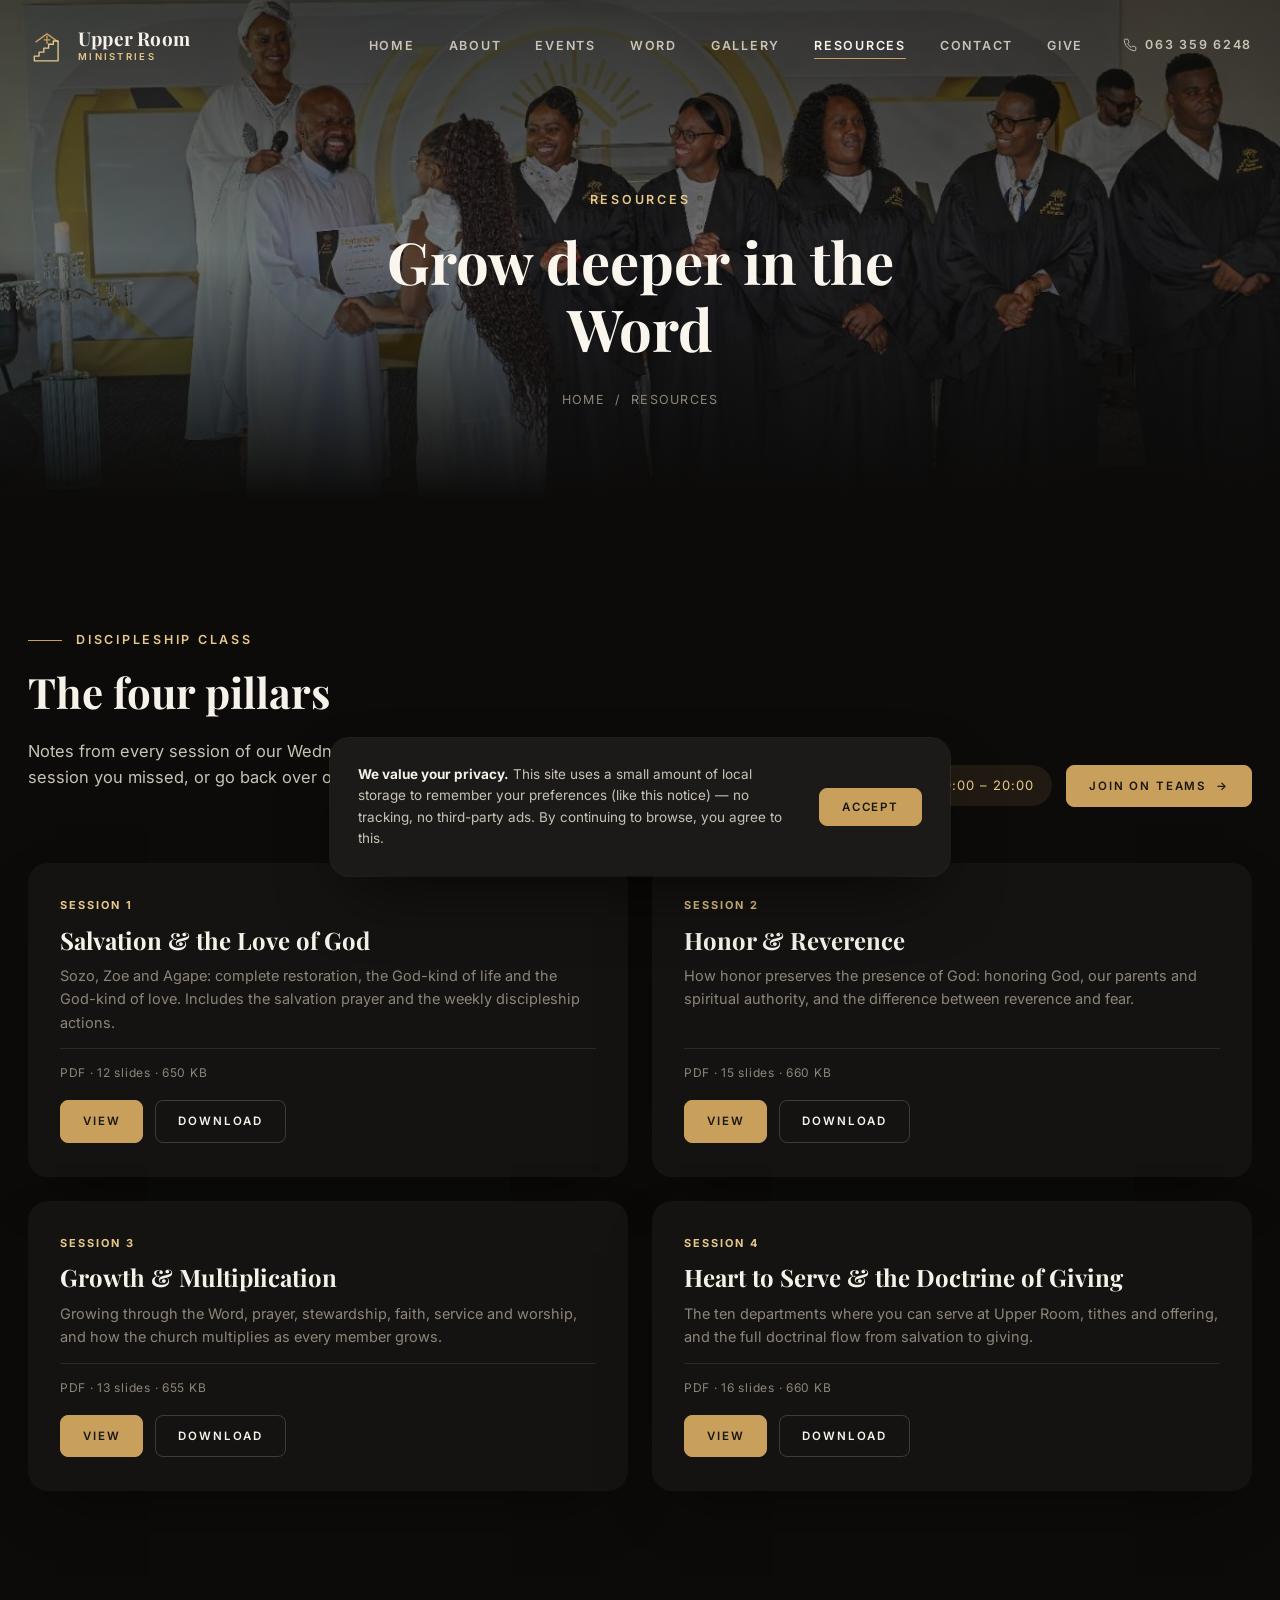
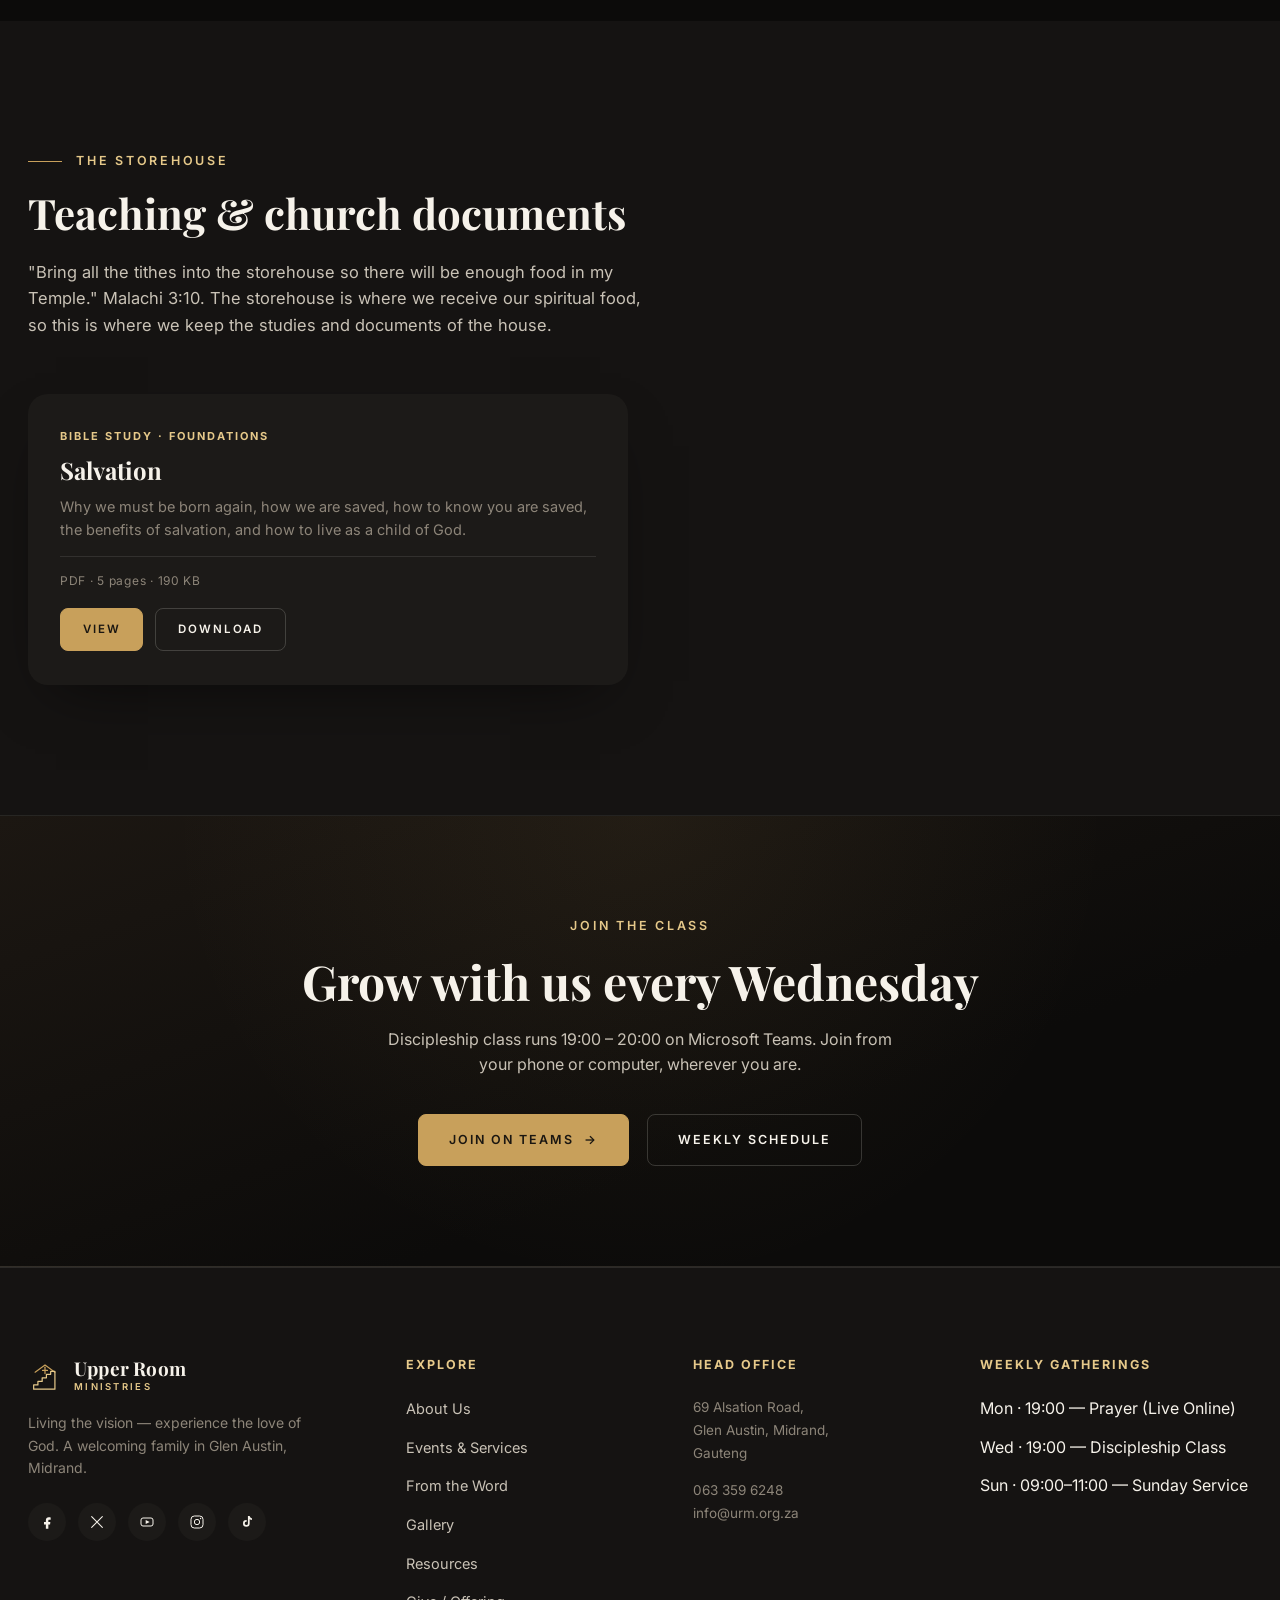
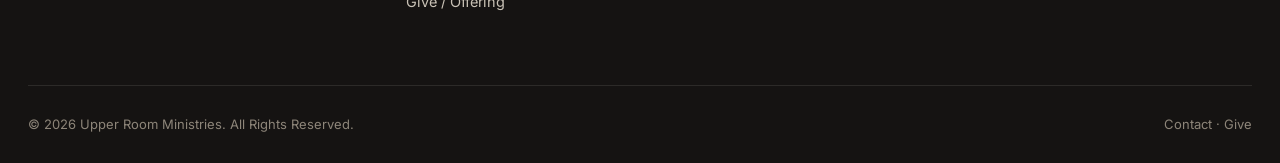
<file: resources.html>
<!DOCTYPE html>
<html lang="en">
<head>
<meta charset="UTF-8">
<meta name="viewport" content="width=device-width, initial-scale=1.0">
<title>Resources — Upper Room Ministries</title>
<meta name="description" content="Discipleship class notes and church documents from Upper Room Ministries in Glen Austin, Midrand — free to view and download.">
<link rel="icon" href="favicon.ico" sizes="any">
<link rel="icon" type="image/png" sizes="32x32" href="assets/img/favicon/favicon-32.png">
<link rel="icon" type="image/png" sizes="16x16" href="assets/img/favicon/favicon-16.png">
<link rel="apple-touch-icon" href="apple-touch-icon.png">
<link rel="stylesheet" href="assets/css/style.css?v=2">
</head>
<body>

<header class="site-header">
  <div class="container">
    <a href="index.html" class="brand">
      <svg width="38" height="38" viewBox="0 0 48 48" fill="none" xmlns="http://www.w3.org/2000/svg">
        <path d="M10 20L24 10L38 20" stroke="#c8a05b" stroke-width="1.7" stroke-linecap="round" stroke-linejoin="round"/>
        <path d="M24 13V22" stroke="#c8a05b" stroke-width="1.7" stroke-linecap="round"/>
        <path d="M20.5 17.5H27.5" stroke="#c8a05b" stroke-width="1.7" stroke-linecap="round"/>
        <path d="M8 44V38H14V33H20V28H26V23H32V19H38V44H8Z" stroke="#e6c98a" stroke-width="1.7" stroke-linejoin="round"/>
      </svg>
      <span class="brand-text">Upper Room<span>MINISTRIES</span></span>
    </a>
    <nav class="main-nav">
      <ul>
        <li><a href="index.html" data-nav="index.html">Home</a></li>
        <li><a href="about.html" data-nav="about.html">About</a></li>
        <li><a href="events.html" data-nav="events.html">Events</a></li>
        <li><a href="news.html" data-nav="news.html">Word</a></li>
        <li><a href="gallery.html" data-nav="gallery.html">Gallery</a></li>
        <li><a href="resources.html" data-nav="resources.html">Resources</a></li>
        <li><a href="contact.html" data-nav="contact.html">Contact</a></li>
        <li><a href="give.html" data-nav="give.html">Give</a></li>
      </ul>
      <div class="header-cta">
        <a href="tel:0633596248" class="header-phone">
          <svg viewBox="0 0 24 24" fill="none"><path d="M22 16.92v3a2 2 0 0 1-2.18 2 19.79 19.79 0 0 1-8.63-3.07 19.5 19.5 0 0 1-6-6A19.79 19.79 0 0 1 2.12 4.18 2 2 0 0 1 4.11 2h3a2 2 0 0 1 2 1.72c.13.96.36 1.9.7 2.81a2 2 0 0 1-.45 2.11L8.09 9.91a16 16 0 0 0 6 6l1.27-1.27a2 2 0 0 1 2.11-.45c.91.34 1.85.57 2.81.7A2 2 0 0 1 22 16.92z" stroke="currentColor" stroke-width="1.6" stroke-linejoin="round"/></svg>
          063 359 6248
        </a>
      </div>
    </nav>
    <button class="nav-toggle" aria-label="Toggle menu"><span></span><span></span><span></span></button>
  </div>
</header>

<section class="page-hero">
  <div class="page-hero-media"><img src="assets/img/event/cert-presentation-01.jpg" alt="Discipleship class graduates receiving their certificates at Upper Room Ministries" style="object-position: center 30%;"></div>
  <div class="container page-hero-content">
    <div class="eyebrow center">Resources</div>
    <h1>Grow deeper in the Word</h1>
    <div class="breadcrumb"><a href="index.html">Home</a> / <span>Resources</span></div>
  </div>
</section>

<!-- ============ DISCIPLESHIP CLASS ============ -->
<section class="section" id="discipleship">
  <div class="container">
    <div class="resource-head reveal">
      <div class="section-head mt-0">
        <div class="eyebrow">Discipleship Class</div>
        <h2>The four pillars</h2>
        <p>Notes from every session of our Wednesday discipleship class. Catch up on a session you missed, or go back over one before the next class.</p>
      </div>
      <div class="resource-join">
        <span class="resource-join-time">Wednesdays · 19:00 – 20:00</span>
        <a href="https://teams.live.com/meet/9339416535494?p=XjUZm0t5jJvsNovsEK" target="_blank" rel="noopener" class="btn btn-solid btn-sm">Join on Teams <span class="btn-arrow">→</span></a>
      </div>
    </div>

    <div class="doc-grid">
      <article class="doc-card reveal">
        <div class="doc-body">
          <span class="doc-tag">Session 1</span>
          <h3>Salvation &amp; the Love of God</h3>
          <p>Sozo, Zoe and Agape: complete restoration, the God-kind of life and the God-kind of love. Includes the salvation prayer and the weekly discipleship actions.</p>
          <div class="doc-meta">PDF · 12 slides · 650 KB</div>
          <div class="doc-actions">
            <a href="assets/docs/discipleship-session-1-salvation.pdf" target="_blank" rel="noopener" class="btn btn-solid btn-sm">View</a>
            <a href="assets/docs/discipleship-session-1-salvation.pdf" download="URM Discipleship Session 1 - Salvation and the Love of God.pdf" class="btn btn-ghost btn-sm">Download</a>
          </div>
        </div>
      </article>

      <article class="doc-card reveal">
        <div class="doc-body">
          <span class="doc-tag">Session 2</span>
          <h3>Honor &amp; Reverence</h3>
          <p>How honor preserves the presence of God: honoring God, our parents and spiritual authority, and the difference between reverence and fear.</p>
          <div class="doc-meta">PDF · 15 slides · 660 KB</div>
          <div class="doc-actions">
            <a href="assets/docs/discipleship-session-2-honor-reverence.pdf" target="_blank" rel="noopener" class="btn btn-solid btn-sm">View</a>
            <a href="assets/docs/discipleship-session-2-honor-reverence.pdf" download="URM Discipleship Session 2 - Honor and Reverence.pdf" class="btn btn-ghost btn-sm">Download</a>
          </div>
        </div>
      </article>

      <article class="doc-card reveal">
        <div class="doc-body">
          <span class="doc-tag">Session 3</span>
          <h3>Growth &amp; Multiplication</h3>
          <p>Growing through the Word, prayer, stewardship, faith, service and worship, and how the church multiplies as every member grows.</p>
          <div class="doc-meta">PDF · 13 slides · 655 KB</div>
          <div class="doc-actions">
            <a href="assets/docs/discipleship-session-3-growth-multiplication.pdf" target="_blank" rel="noopener" class="btn btn-solid btn-sm">View</a>
            <a href="assets/docs/discipleship-session-3-growth-multiplication.pdf" download="URM Discipleship Session 3 - Growth and Multiplication.pdf" class="btn btn-ghost btn-sm">Download</a>
          </div>
        </div>
      </article>

      <article class="doc-card reveal">
        <div class="doc-body">
          <span class="doc-tag">Session 4</span>
          <h3>Heart to Serve &amp; the Doctrine of Giving</h3>
          <p>The ten departments where you can serve at Upper Room, tithes and offering, and the full doctrinal flow from salvation to giving.</p>
          <div class="doc-meta">PDF · 16 slides · 660 KB</div>
          <div class="doc-actions">
            <a href="assets/docs/discipleship-session-4-heart-to-serve-giving.pdf" target="_blank" rel="noopener" class="btn btn-solid btn-sm">View</a>
            <a href="assets/docs/discipleship-session-4-heart-to-serve-giving.pdf" download="URM Discipleship Session 4 - Heart to Serve and the Doctrine of Giving.pdf" class="btn btn-ghost btn-sm">Download</a>
          </div>
        </div>
      </article>
    </div>

  </div>
</section>

<!-- ============ THE STOREHOUSE ============ -->
<section class="section bg-alt" id="storehouse">
  <div class="container">
    <div class="section-head reveal">
      <div class="eyebrow">The Storehouse</div>
      <h2>Teaching &amp; church documents</h2>
      <p>"Bring all the tithes into the storehouse so there will be enough food in my Temple." Malachi 3:10. The storehouse is where we receive our spiritual food, so this is where we keep the studies and documents of the house.</p>
    </div>

    <div class="doc-grid">
      <article class="doc-card reveal">
        <div class="doc-body">
          <span class="doc-tag">Bible Study · Foundations</span>
          <h3>Salvation</h3>
          <p>Why we must be born again, how we are saved, how to know you are saved, the benefits of salvation, and how to live as a child of God.</p>
          <div class="doc-meta">PDF · 5 pages · 190 KB</div>
          <div class="doc-actions">
            <a href="assets/docs/urm-salvation-foundations.pdf" target="_blank" rel="noopener" class="btn btn-solid btn-sm">View</a>
            <a href="assets/docs/urm-salvation-foundations.pdf" download="URM Bible Study - Salvation.pdf" class="btn btn-ghost btn-sm">Download</a>
          </div>
        </div>
      </article>
    </div>
  </div>
</section>

<section class="cta-band">
  <div class="container">
    <div class="eyebrow center">Join the Class</div>
    <h2>Grow with us every Wednesday</h2>
    <p>Discipleship class runs 19:00 – 20:00 on Microsoft Teams. Join from your phone or computer, wherever you are.</p>
    <div class="cta-actions">
      <a href="https://teams.live.com/meet/9339416535494?p=XjUZm0t5jJvsNovsEK" target="_blank" rel="noopener" class="btn btn-solid">Join on Teams <span class="btn-arrow">→</span></a>
      <a href="events.html" class="btn btn-ghost">Weekly Schedule</a>
    </div>
  </div>
</section>

<footer class="site-footer">
  <div class="container">
    <div class="footer-top">
      <div class="footer-brand">
        <a href="index.html" class="brand">
          <svg width="34" height="34" viewBox="0 0 48 48" fill="none" xmlns="http://www.w3.org/2000/svg">
            <path d="M10 20L24 10L38 20" stroke="#c8a05b" stroke-width="1.7" stroke-linecap="round" stroke-linejoin="round"/>
            <path d="M24 13V22" stroke="#c8a05b" stroke-width="1.7" stroke-linecap="round"/>
            <path d="M20.5 17.5H27.5" stroke="#c8a05b" stroke-width="1.7" stroke-linecap="round"/>
            <path d="M8 44V38H14V33H20V28H26V23H32V19H38V44H8Z" stroke="#e6c98a" stroke-width="1.7" stroke-linejoin="round"/>
          </svg>
          <span class="brand-text">Upper Room<span>MINISTRIES</span></span>
        </a>
        <p>Living the vision — experience the love of God. A welcoming family in Glen Austin, Midrand.</p>
        <div class="footer-social">
          <a href="https://www.facebook.com/UpperRoomSA/" target="_blank" rel="noopener" aria-label="Facebook"><svg viewBox="0 0 24 24" fill="none"><path d="M15 8.5h2.5V5.2C17 5.1 15.9 5 14.6 5 12 5 10.3 6.6 10.3 9.4V12H7.5v3.6h2.8V22H14v-6.4h2.6l.4-3.6H14V9.7c0-1 .3-1.2 1-1.2z" fill="currentColor"/></svg></a>
          <a href="https://twitter.com/UpperRoom_SA" target="_blank" rel="noopener" aria-label="X / Twitter"><svg viewBox="0 0 24 24" fill="none"><path d="M4 4l16 16M20 4L4 20" stroke="currentColor" stroke-width="1.6" stroke-linecap="round"/></svg></a>
          <a href="https://www.youtube.com/watch?v=F1XrR7oF7E8" target="_blank" rel="noopener" aria-label="YouTube"><svg viewBox="0 0 24 24" fill="none"><rect x="3" y="6" width="18" height="12" rx="3" stroke="currentColor" stroke-width="1.5"/><path d="M10 9l6 3-6 3z" fill="currentColor"/></svg></a>
          <a href="https://www.instagram.com/upper_roomsa" target="_blank" rel="noopener" aria-label="Instagram"><svg viewBox="0 0 24 24" fill="none"><rect x="3" y="3" width="18" height="18" rx="5" stroke="currentColor" stroke-width="1.5"/><circle cx="12" cy="12" r="4" stroke="currentColor" stroke-width="1.5"/><circle cx="17.3" cy="6.7" r="1.1" fill="currentColor"/></svg></a>
          <a href="https://www.tiktok.com/@pastorsthemtshali" target="_blank" rel="noopener" aria-label="TikTok"><svg viewBox="0 0 24 24" fill="none"><path d="M16 3c.3 1.8 1.6 3.2 3.4 3.4v2.6c-1.2 0-2.4-.4-3.4-1.1v6.2a5 5 0 1 1-5-5c.2 0 .3 0 .5.03v2.6a2.4 2.4 0 1 0 1.9 2.35V3h2.6z" fill="currentColor"/></svg></a>
        </div>
      </div>
      <div class="footer-col">
        <h4>Explore</h4>
        <ul>
          <li><a href="about.html">About Us</a></li>
          <li><a href="events.html">Events &amp; Services</a></li>
          <li><a href="news.html">From the Word</a></li>
          <li><a href="gallery.html">Gallery</a></li>
          <li><a href="resources.html">Resources</a></li>
          <li><a href="give.html">Give / Offering</a></li>
        </ul>
      </div>
      <div class="footer-col">
        <h4>Head Office</h4>
        <p class="addr">69 Alsation Road,<br>Glen Austin, Midrand,<br>Gauteng</p>
        <p class="addr" style="margin-top:14px;">063 359 6248<br>info@urm.org.za</p>
      </div>
      <div class="footer-col">
        <h4>Weekly Gatherings</h4>
        <ul>
          <li>Mon · 19:00 — Prayer (Live Online)</li>
          <li>Wed · 19:00 — Discipleship Class</li>
          <li>Sun · 09:00–11:00 — Sunday Service</li>
        </ul>
      </div>
    </div>
    <div class="footer-bottom">
      <span>© <span data-year></span> Upper Room Ministries. All Rights Reserved.</span>
      <span><a href="contact.html">Contact</a> · <a href="give.html">Give</a></span>
    </div>
  </div>
</footer>

<div class="back-to-top" aria-label="Back to top" role="button" tabindex="0">
  <svg viewBox="0 0 24 24" fill="none"><path d="M12 19V5M12 5l-6 6M12 5l6 6" stroke="currentColor" stroke-width="1.8" stroke-linecap="round" stroke-linejoin="round"/></svg>
</div>

<div class="cookie-consent">
  <p><strong>We value your privacy.</strong> This site uses a small amount of local storage to remember your preferences (like this notice) — no tracking, no third-party ads. By continuing to browse, you agree to this.</p>
  <div class="cookie-consent-actions">
    <button type="button" class="btn btn-solid btn-sm cookie-accept">Accept</button>
  </div>
</div>

<script src="assets/js/main.js?v=2"></script>
</body>
</html>
</file>
<file: assets/css/style.css>
/* ===========================================================
   Upper Room Ministries — Design System
   =========================================================== */

@import url('https://fonts.googleapis.com/css2?family=Playfair+Display:ital,wght@0,500;0,600;0,700;0,800;1,500&family=Inter:wght@400;500;600;700&display=swap');

:root{
  --bg:            #0c0b0a;
  --bg-alt:        #151312;
  --bg-elevated:   #1c1a18;
  --line:          rgba(245,241,232,0.10);
  --line-strong:   rgba(245,241,232,0.18);

  --text:          #f6f2ea;
  --text-dim:      #c9c2b6;
  --text-faint:    #8d8579;

  --gold:          #c8a05b;
  --gold-light:    #e6c98a;
  --gold-dim:      #8a6f3f;

  --cream:         #faf6ee;
  --ink:           #211d18;

  --serif: 'Playfair Display', Georgia, serif;
  --sans:  'Inter', -apple-system, BlinkMacSystemFont, 'Segoe UI', sans-serif;

  --container: 1320px;
  --radius: 8px;
  --radius-lg: 20px;
  --ease: cubic-bezier(.22,.61,.36,1);
  --shadow-card: 0 24px 60px -28px rgba(0,0,0,.65);
  --shadow-card-hover: 0 30px 70px -24px rgba(0,0,0,.7), 0 0 0 1px rgba(200,160,91,.14);
}

*,*::before,*::after{ box-sizing: border-box; }
html{ scroll-behavior: smooth; overflow-x: hidden; }
body{
  margin:0;
  background: var(--bg);
  color: var(--text);
  font-family: var(--sans);
  font-size: 16px;
  line-height: 1.6;
  -webkit-font-smoothing: antialiased;
  overflow-x: hidden;
}
img{ max-width:100%; display:block; }
a{ color: inherit; text-decoration: none; }
ul{ margin:0; padding:0; list-style:none; }
h1,h2,h3,h4{ font-family: var(--serif); font-weight:700; line-height:1.15; margin:0 0 .5em; color: var(--text); }
p{ margin:0 0 1em; }
button{ font-family: inherit; }

.container{ max-width: var(--container); margin:0 auto; padding:0 28px; }

section{ position:relative; }

/* ---------- Eyebrow / labels ---------- */
.eyebrow{
  display:flex; align-items:center; gap:14px;
  font-family: var(--sans);
  font-size: 12.5px;
  font-weight:600;
  letter-spacing: .22em;
  text-transform: uppercase;
  color: var(--gold-light);
  margin-bottom: 18px;
}
.eyebrow::before{
  content:''; display:block; width:34px; height:1px; background: var(--gold);
}
.eyebrow.center{ justify-content:center; }
.eyebrow.center::before{ display:none; }

.section-head{ max-width: 620px; margin-bottom: 56px; }
.section-head.center{ margin-left:auto; margin-right:auto; text-align:center; }
.section-head h2{ font-size: clamp(28px, 3.6vw, 42px); }
.section-head p{ color: var(--text-dim); font-size: 16.5px; }

/* ---------- Buttons ---------- */
.btn{
  display:inline-flex; align-items:center; justify-content:center; gap:10px;
  padding: 15px 30px;
  font-family: var(--sans);
  font-size: 12.5px;
  font-weight:600;
  letter-spacing: .16em;
  text-transform: uppercase;
  border:1px solid var(--gold);
  border-radius: var(--radius);
  background: transparent;
  color: var(--text);
  cursor:pointer;
  transition: all .35s var(--ease);
  white-space: nowrap;
}
.btn:hover{ background: var(--gold); color:#1a1611; border-color: var(--gold); }
.btn-solid{ background: var(--gold); color:#1a1611; position:relative; overflow:hidden; }
.btn-solid:hover{ background: var(--gold-light); border-color: var(--gold-light); }
.btn-solid::before{
  content:''; position:absolute; top:0; left:-70%; width:40%; height:100%;
  background: linear-gradient(115deg, transparent, rgba(255,255,255,.45), transparent);
  transform: skewX(-20deg); transition: left .65s var(--ease);
}
.btn-solid:hover::before{ left:130%; }
.btn-ghost{ border-color: var(--line-strong); }
.btn-ghost:hover{ border-color: var(--gold); background:transparent; color: var(--gold-light); }
.btn-dark{ border-color: var(--ink); color: var(--ink); }
.btn-dark:hover{ background: var(--ink); color: var(--cream); }
.btn-sm{ padding:11px 22px; font-size:11.5px; }
.btn-arrow{ transition: transform .3s var(--ease); }
.btn:hover .btn-arrow{ transform: translateX(4px); }

/* ---------- Back to top ---------- */
.back-to-top{
  position: fixed; right: 26px; bottom: 26px; z-index: 800;
  width: 50px; height:50px; border-radius:50%;
  background: var(--bg-elevated); border:none;
  display:flex; align-items:center; justify-content:center;
  color: var(--gold-light); cursor:pointer;
  opacity:0; visibility:hidden; transform: translateY(14px) scale(.85);
  transition: opacity .35s var(--ease), transform .35s var(--ease), background .3s var(--ease), color .3s var(--ease);
  box-shadow: var(--shadow-card);
}
.back-to-top.show{ opacity:1; visibility:visible; transform:none; }
.back-to-top:hover{ background: var(--gold); color:#1a1611; transform: translateY(-6px); box-shadow: var(--shadow-card-hover); }
.back-to-top svg{ width:19px; height:19px; }

/* ---------- Header / Nav ---------- */
.site-header{
  position:fixed; top:0; left:0; right:0; z-index:1000;
  padding: 26px 0;
  transition: all .4s var(--ease);
  border-bottom: 1px solid transparent;
}
.site-header.scrolled{
  padding: 16px 0;
  background: rgba(12,11,10,0.97);
  border-bottom: 1px solid var(--line);
}
.site-header .container{ display:flex; align-items:center; justify-content:space-between; }

.brand{ display:flex; align-items:center; gap:12px; }
.brand img{ height:40px; width:auto; transition: height .4s var(--ease); }
.site-header.scrolled .brand img{ height:34px; }
.brand-text{ font-family: var(--serif); font-size:19px; font-weight:700; letter-spacing:.01em; color: var(--text); line-height:1.1; }
.brand-text span{ display:block; font-family: var(--sans); font-size:9.5px; letter-spacing:.24em; color: var(--gold-light); font-weight:600; margin-top:3px; }

.main-nav{ display:flex; align-items:center; gap:40px; }
.main-nav ul{ display:flex; gap:34px; }
.main-nav a{
  font-size:12.5px; font-weight:600; letter-spacing:.14em; text-transform:uppercase;
  color: var(--text-dim); position:relative; padding:6px 0;
  transition: color .3s var(--ease);
}
.main-nav a::after{
  content:''; position:absolute; left:0; bottom:0; width:0; height:1px; background: var(--gold);
  transition: width .3s var(--ease);
}
.main-nav a:hover, .main-nav a.active{ color: var(--text); }
.main-nav a:hover::after, .main-nav a.active::after{ width:100%; }

.header-cta{ display:flex; align-items:center; gap:22px; }
.header-phone{ font-size:13px; color: var(--text-dim); display:flex; align-items:center; gap:8px; }
.header-phone svg{ width:14px; height:14px; stroke: var(--gold-light); flex-shrink:0; }

.nav-toggle{
  display:none; width:40px; height:40px; border:none; border-radius:50%;
  background: rgba(245,241,232,.06); cursor:pointer; align-items:center; justify-content:center; flex-direction:column; gap:5px;
  transition: background .3s var(--ease);
}
.nav-toggle:hover{ background: rgba(245,241,232,.12); }
.nav-toggle span{ display:block; width:18px; height:1px; background: var(--text); transition: all .3s var(--ease); }
.nav-toggle.open span:nth-child(1){ transform: translateY(6px) rotate(45deg); }
.nav-toggle.open span:nth-child(2){ opacity:0; }
.nav-toggle.open span:nth-child(3){ transform: translateY(-6px) rotate(-45deg); }

/* ---------- Hero ---------- */
.hero{
  position:relative; min-height: 100vh; display:flex; align-items:flex-end;
  padding: 160px 0 110px;
  overflow:hidden;
}
.hero-media{ position:absolute; inset:0; z-index:0; overflow:hidden; }
.hero-media img{ width:100%; height:100%; object-fit:cover; object-position: center 20%; animation: kenburns 22s ease-in-out infinite alternate; }
@keyframes kenburns{ from{ transform:scale(1); } to{ transform:scale(1.09); } }
@media (prefers-reduced-motion: reduce){ .hero-media img{ animation:none; } }
.hero-media::after{
  content:''; position:absolute; inset:0;
  background:
    linear-gradient(180deg, rgba(10,9,8,.55) 0%, rgba(10,9,8,.35) 30%, rgba(10,9,8,.55) 68%, #0c0b0a 100%),
    linear-gradient(90deg, rgba(10,9,8,.75) 0%, rgba(10,9,8,.15) 55%);
}
.hero .container{ position:relative; z-index:1; width:100%; }
.hero-content{ max-width:700px; }
.hero-content h1{
  font-size: clamp(40px, 6.2vw, 76px);
  color: var(--cream);
  margin-bottom: .3em;
}
.hero-content h1 em{ font-style:italic; color: var(--gold-light); }
.hero-content .lead{ font-size:17.5px; color: var(--text-dim); max-width:480px; margin-bottom:38px; }
.hero-actions{ display:flex; gap:18px; flex-wrap:wrap; }

.hero-content > *{ animation: heroUp .9s var(--ease) both; }
.hero-content > .eyebrow{ animation-delay: .1s; }
.hero-content > h1{ animation-delay: .25s; }
.hero-content > .lead{ animation-delay: .45s; }
.hero-content > .hero-actions{ animation-delay: .6s; }
@keyframes heroUp{ from{ opacity:0; transform: translateY(22px); } to{ opacity:1; transform:none; } }
@media (prefers-reduced-motion: reduce){ .hero-content > *{ animation:none; } }


/* ---------- Generic sections ---------- */
.section{ padding: 130px 0; }
.section-sm{ padding: 90px 0; }
.bg-alt{ background: var(--bg-alt); }
.bg-cream{ background: var(--cream); color: var(--ink); }
.bg-cream h2, .bg-cream h3, .bg-cream h4{ color: var(--ink); }
.bg-cream .text-dim{ color:#6b6255; }

/* ---------- Split layout ---------- */
.split{ display:grid; grid-template-columns: 1fr 1fr; gap:80px; align-items:center; }
.split-media{ position:relative; }
.split-media img{ width:100%; height:600px; object-fit:cover; border-radius: var(--radius-lg); box-shadow: var(--shadow-card); }
.split-media .frame{ display:none; }
.split-media .plate{
  position:absolute; bottom:-30px; right:-30px; background: var(--gold);
  color:#1a1611; padding:24px 30px; max-width:230px; border-radius: var(--radius);
  box-shadow: 0 20px 40px -16px rgba(200,160,91,.5);
  animation: plateFloat 4s ease-in-out infinite;
}
@keyframes plateFloat{ 0%,100%{ transform: translateY(0); } 50%{ transform: translateY(-8px); } }
@media (prefers-reduced-motion: reduce){ .split-media .plate{ animation:none; } }
.split-media .plate .num{ font-family:var(--serif); font-size:36px; font-weight:700; line-height:1; }
.split-media .plate .cap{ font-size:11.5px; letter-spacing:.08em; text-transform:uppercase; margin-top:6px; font-weight:600; }
.split-body h2{ font-size: clamp(28px,3.4vw,40px); }
.split-body .lead{ font-size:17px; color: var(--text-dim); }
.check-list{ margin: 26px 0 34px; display:flex; flex-direction:column; gap:14px; }
.check-list li{ display:flex; gap:14px; align-items:flex-start; font-size:15px; color: var(--text-dim); }
.check-list svg{ flex-shrink:0; width:18px; height:18px; margin-top:2px; stroke: var(--gold-light); }

/* ---------- Cards: devotionals / news ---------- */
.card-grid{ display:grid; grid-template-columns:repeat(3,1fr); gap:32px; }
.post-card{
  background: var(--bg-alt); border-radius: var(--radius-lg); box-shadow: var(--shadow-card);
  transition: transform .4s var(--ease), box-shadow .4s var(--ease), background .4s var(--ease);
}
.post-card:hover{ transform: translateY(-8px); box-shadow: var(--shadow-card-hover); background: var(--bg-elevated); }
.post-card-body{ padding:34px 30px; }
.post-card .tag{ font-size:11px; letter-spacing:.18em; text-transform:uppercase; color: var(--gold-light); font-weight:700; }
.post-card h3{ font-size:21px; margin: 14px 0 12px; }
.post-card p{ font-size:14.5px; color: var(--text-faint); }
.post-card .ref{ margin-top:18px; font-size:12.5px; color: var(--text-dim); font-style:italic; border-top:1px solid var(--line); padding-top:16px; }
.post-card .more{ margin-top:18px; display:inline-flex; align-items:center; gap:8px; font-size:12px; font-weight:700; letter-spacing:.12em; text-transform:uppercase; color: var(--gold-light); }

/* ---------- Ministry / outreach grid ---------- */
.ministry-feature{
  display:grid; grid-template-columns: .9fr 1.1fr; gap:0;
  border-radius: var(--radius-lg); overflow:hidden; box-shadow: var(--shadow-card);
}
.ministry-copy{ padding: 70px; display:flex; flex-direction:column; justify-content:center; background: var(--bg-alt); }
.ministry-photos{ overflow:hidden; height:100%; min-height:360px; }
.ministry-photos img{ width:100%; height:100%; object-fit:cover; transition: transform .6s var(--ease); }
.ministry-photos img:hover{ transform: scale(1.06); }
.pill-list{ display:flex; flex-wrap:wrap; gap:10px; margin: 24px 0 32px; }
.pill{
  border:none; background: rgba(200,160,91,.10); padding:9px 18px; font-size:12px; letter-spacing:.08em; text-transform:uppercase;
  color: var(--gold-light); font-weight:600; border-radius: 999px;
  transition: background .3s var(--ease), transform .3s var(--ease);
}
.pill:hover{ background: rgba(200,160,91,.2); transform: translateY(-2px); }

/* ---------- Visit / single location ---------- */
.visit-card{
  display:grid; grid-template-columns: 1fr 1fr;
  background: var(--bg-alt); border-radius: var(--radius-lg); overflow:hidden; box-shadow: var(--shadow-card);
}
.visit-info{ padding:64px; display:flex; flex-direction:column; justify-content:center; }
.visit-info h3{ font-size: clamp(26px,3vw,34px); margin-bottom:22px; }
.visit-info .detail{ font-size:15px; color: var(--text-dim); display:flex; gap:14px; margin-bottom:16px; align-items:flex-start; }
.visit-info .detail svg{ width:18px; height:18px; flex-shrink:0; margin-top:2px; stroke: var(--gold-dim); }
.visit-info .detail a{ color: var(--text-dim); }
.visit-info .detail a:hover{ color: var(--gold-light); }
.visit-info .tag{ display:inline-block; margin-top:8px; font-size:10.5px; letter-spacing:.14em; text-transform:uppercase; color: var(--gold-light); background: rgba(200,160,91,.12); border-radius:999px; padding:7px 16px; }
.visit-actions{ display:flex; gap:16px; flex-wrap:wrap; margin-top:26px; }
.visit-visual{ position:relative; min-height:440px; }
.visit-visual img{ width:100%; height:100%; object-fit:cover; }
.visit-visual iframe{ width:100%; height:100%; border:0; display:block; filter: grayscale(.35) contrast(1.05) brightness(.85); }
@media (max-width: 900px){
  .visit-card{ grid-template-columns:1fr; }
  .visit-info{ padding:48px 34px; }
  .visit-visual{ min-height:320px; }
}

/* ---------- CTA band ---------- */
.cta-band{
  position:relative; padding:100px 0; text-align:center; overflow:hidden;
  background: linear-gradient(160deg, #1c1712, #0c0b0a 65%);
  border-top:1px solid var(--line); border-bottom:1px solid var(--line);
}
.cta-band::before{
  content:''; position:absolute; inset:0; opacity:.5;
  background: radial-gradient(circle at 50% 0%, rgba(200,160,91,.15), transparent 60%);
}
.cta-band > *{ position:relative; z-index:1; }
.cta-band h2{ font-size: clamp(30px,4vw,48px); max-width:720px; margin:0 auto 18px; }
.cta-band p{ color: var(--text-dim); max-width:520px; margin:0 auto 36px; font-size:16px; }
.cta-actions{ display:flex; gap:18px; justify-content:center; flex-wrap:wrap; }

/* ---------- Footer ---------- */
.site-footer{ background: var(--bg-alt); border-top:1px solid var(--line); padding: 90px 0 0; }
.footer-top{ display:grid; grid-template-columns: 1.4fr 1fr 1fr 1.2fr; gap:60px; padding-bottom:70px; border-bottom:1px solid var(--line); }
.footer-brand .brand{ margin-bottom:20px; }
.footer-brand p{ color: var(--text-faint); font-size:14px; max-width:280px; }
.footer-social{ display:flex; gap:12px; margin-top:24px; }
.footer-social a{ width:38px; height:38px; border-radius:50%; background: var(--bg-elevated); display:flex; align-items:center; justify-content:center; transition: all .3s var(--ease); }
.footer-social a:hover{ background: var(--gold); color:#1a1611; transform: translateY(-3px); }
.footer-social svg{ width:16px; height:16px; }
.footer-col h4{ font-family: var(--sans); font-size:12.5px; letter-spacing:.16em; text-transform:uppercase; color: var(--gold-light); margin-bottom:24px; }
.footer-col ul{ display:flex; flex-direction:column; gap:13px; }
.footer-col a{ color: var(--text-dim); font-size:14.5px; transition: color .3s var(--ease); }
.footer-col a:hover{ color: var(--gold-light); }
.footer-col .addr{ color: var(--text-faint); font-size:13.5px; line-height:1.7; }
.footer-bottom{ display:flex; justify-content:space-between; align-items:center; padding:28px 0; font-size:13px; color: var(--text-faint); flex-wrap:wrap; gap:12px; }
.footer-bottom a{ color: var(--text-faint); }
.footer-bottom a:hover{ color: var(--gold-light); }

/* ---------- Page hero (inner pages) ---------- */
.page-hero{
  position:relative; padding: 190px 0 90px; overflow:hidden;
}
.page-hero-media{ position:absolute; inset:0; z-index:0; }
.page-hero-media img{ width:100%; height:100%; object-fit:cover; }
.page-hero-media::after{
  content:''; position:absolute; inset:0;
  background: linear-gradient(180deg, rgba(10,9,8,.75), rgba(10,9,8,.55) 50%, var(--bg) 100%);
}
.page-hero-content{ position:relative; z-index:1; text-align:center; max-width:640px; margin:0 auto; }
.page-hero-content h1{ font-size: clamp(36px,5vw,58px); color: var(--cream); }
.breadcrumb{ display:flex; align-items:center; gap:10px; justify-content:center; font-size:12.5px; letter-spacing:.1em; text-transform:uppercase; color: var(--text-faint); margin-top:20px; }
.breadcrumb a:hover{ color: var(--gold-light); }

/* ---------- Timeline / service schedule ---------- */
.schedule-list{ display:flex; flex-direction:column; }
.schedule-row{
  display:grid; grid-template-columns: 140px 1fr auto; gap:30px; align-items:center;
  padding: 30px 24px; border-bottom:1px solid var(--line); border-radius: var(--radius);
  transition: background .35s var(--ease), padding-left .35s var(--ease);
}
.schedule-row:first-child{ border-top:1px solid var(--line); }
.schedule-row:hover{ background: var(--bg-alt); padding-left:32px; }
.schedule-day{ font-family: var(--serif); font-size:22px; color: var(--gold-light); }
.schedule-info h4{ font-size:18px; margin-bottom:6px; }
.schedule-info p{ margin:0; font-size:13.5px; color: var(--text-faint); }
.schedule-time{ font-size:14px; letter-spacing:.08em; color: var(--gold-light); background: rgba(200,160,91,.10); border-radius:999px; padding:10px 20px; white-space:nowrap; transition: background .3s var(--ease); }
.schedule-row:hover .schedule-time{ background: rgba(200,160,91,.2); }

/* ---------- Values grid (about) ---------- */
.value-grid{ display:grid; grid-template-columns:repeat(3,1fr); gap:24px; margin-top:60px; }
.value-card{
  background: var(--bg-elevated); padding:44px 36px; border-radius: var(--radius-lg);
  box-shadow: var(--shadow-card);
  transition: transform .4s var(--ease), box-shadow .4s var(--ease);
}
.value-card:hover{ transform: translateY(-8px); box-shadow: var(--shadow-card-hover); }
.value-card .vnum{ font-family:var(--serif); font-size:14px; color: var(--gold-dim); letter-spacing:.14em; }
.value-card h3{ font-size:23px; margin:20px 0 14px; }
.value-card p{ font-size:14.5px; color: var(--text-faint); margin-bottom:16px; }
.value-card .scripture{ font-size:12.5px; font-style:italic; color: var(--gold-light); border-top:1px solid var(--line); padding-top:14px; }

/* ---------- Gallery ---------- */
.gallery-cat{ display:flex; align-items:baseline; flex-wrap:wrap; gap:12px 20px; margin: 70px 0 22px; }
.gallery-cat:first-child{ margin-top:0; }
.gallery-cat .eyebrow{ margin-bottom:0; flex-shrink:0; }
.gallery-cat h2{ font-size: clamp(16px, 2.4vw, 22px); margin:0; color: var(--text-faint); min-width:0; }
.gallery-grid{ display:grid; grid-template-columns:repeat(4,1fr); grid-auto-flow:dense; gap:6px; }
.gallery-item{ position:relative; overflow:hidden; aspect-ratio:1/1; cursor:pointer; background:var(--bg-alt); }
.gallery-item img{ width:100%; height:100%; object-fit:cover; transition: transform .6s var(--ease); }
.gallery-item:hover img{ transform: scale(1.08); }
.gallery-item::after{ content:''; position:absolute; inset:0; background: linear-gradient(180deg, transparent 50%, rgba(0,0,0,.65)); opacity:0; transition: opacity .35s var(--ease); }
.gallery-item:hover::after{ opacity:1; }
.gallery-item .plus{
  position:absolute; top:50%; left:50%; transform: translate(-50%,-50%) scale(.6); opacity:0;
  width:44px; height:44px; border:1px solid var(--gold-light); border-radius:50%;
  display:flex; align-items:center; justify-content:center; color: var(--gold-light);
  transition: all .35s var(--ease);
}
.gallery-item:hover .plus{ opacity:1; transform: translate(-50%,-50%) scale(1); }
.gallery-item.tall{ grid-row: span 2; aspect-ratio: unset; height: 100%; }

.lightbox{
  position:fixed; inset:0; z-index:3000; background: rgba(8,7,6,.96);
  display:flex; align-items:center; justify-content:center; opacity:0; visibility:hidden;
  transition: opacity .35s var(--ease);
}
.lightbox.open{ opacity:1; visibility:visible; }
.lightbox img{ max-width:88vw; max-height:82vh; object-fit:contain; border:1px solid var(--line-strong); }
.lightbox-close{ position:absolute; top:30px; right:34px; width:44px; height:44px; border:1px solid var(--line-strong); display:flex; align-items:center; justify-content:center; cursor:pointer; color: var(--text); }
.lightbox-close:hover{ border-color: var(--gold); color: var(--gold-light); }
.lightbox-nav{ position:absolute; top:50%; transform:translateY(-50%); width:50px; height:50px; border:1px solid var(--line-strong); display:flex; align-items:center; justify-content:center; cursor:pointer; color:var(--text); }
.lightbox-nav:hover{ border-color:var(--gold); color:var(--gold-light); }
.lightbox-prev{ left:30px; } .lightbox-next{ right:30px; }

/* ---------- Contact page ---------- */
.contact-wrap{ display:grid; grid-template-columns: 1fr 1fr; gap:80px; }
.form-group{ margin-bottom:24px; }
.form-group label{ display:block; font-size:12px; letter-spacing:.12em; text-transform:uppercase; color: var(--text-dim); margin-bottom:10px; }
.form-group input, .form-group textarea, .form-group select{
  width:100%; background: var(--bg-alt); border:1px solid transparent; color: var(--text);
  padding:15px 18px; font-family:var(--sans); font-size:14.5px; border-radius: var(--radius); resize:vertical;
  transition: border-color .3s var(--ease), box-shadow .3s var(--ease);
}
.form-group input:focus, .form-group textarea:focus, .form-group select:focus{ outline:none; border-color: var(--gold); box-shadow: 0 0 0 4px rgba(200,160,91,.14); }
.form-row{ display:grid; grid-template-columns:1fr 1fr; gap:20px; }
.form-note{ font-size:12.5px; color: var(--text-faint); margin-top:16px; }

.rep-list{ display:flex; flex-direction:column; gap:0; margin-top:30px; }
.rep-row{ display:flex; justify-content:space-between; align-items:center; padding:20px 0; border-bottom:1px solid var(--line); gap:20px; }
.rep-row .who{ font-size:15px; }
.rep-row .region{ font-size:12px; letter-spacing:.1em; text-transform:uppercase; color: var(--gold-light); display:block; margin-bottom:4px; }
.rep-row .num{ font-size:14px; color: var(--text-dim); white-space:nowrap; }

/* ---------- Give page ---------- */
.give-grid{ display:grid; grid-template-columns:repeat(2,1fr); gap:24px; margin-top:20px; align-items:start; }
.bank-details{ margin:20px 0 6px; border-top:1px solid var(--line); }
.bank-row{ display:flex; align-items:center; justify-content:space-between; gap:16px; padding:16px 0; border-bottom:1px solid var(--line); }
.bank-row > div{ display:flex; flex-direction:column; gap:4px; min-width:0; }
.bank-label{ font-size:11px; letter-spacing:.12em; text-transform:uppercase; color: var(--text-faint); }
.bank-value{ font-size:16px; font-weight:600; color: var(--text); letter-spacing:.02em; word-break:break-word; }
.copy-btn{
  flex-shrink:0; width:38px; height:38px; border-radius:50%; border:none;
  background: rgba(200,160,91,.10); color: var(--gold-light); cursor:pointer;
  display:flex; align-items:center; justify-content:center;
  transition: background .3s var(--ease), color .3s var(--ease), transform .3s var(--ease);
}
.copy-btn svg{ width:16px; height:16px; }
.copy-btn:hover{ background: var(--gold); color:#1a1611; transform: translateY(-2px); }
.copy-btn.copied{ background: var(--gold); color:#1a1611; }

/* ---------- Reveal-on-scroll ---------- */
.reveal{ opacity:0; transform: translateY(34px); transition: opacity .8s var(--ease), transform .8s var(--ease); }
.reveal.in{ opacity:1; transform:none; }

/* ---------- Utility ---------- */
.text-center{ text-align:center; }
.mt-0{ margin-top:0; }

/* ===========================================================
   Responsive
   =========================================================== */
@media (max-width: 1080px){
  .value-grid{ grid-template-columns:repeat(1,1fr); }
  .give-grid{ grid-template-columns:repeat(1,1fr); }
  .footer-top{ grid-template-columns:1fr 1fr; row-gap:50px; }
  .card-grid{ grid-template-columns:repeat(1,1fr); max-width:480px; margin:0 auto; }
  .gallery-grid{ grid-template-columns:repeat(3,1fr); }
}
@media (max-width: 900px){
  .nav-toggle{ display:flex; }
  .header-phone{ display:none; }
  .split{ grid-template-columns:1fr; gap:50px; }
  .split-media img{ height:420px; }
  .ministry-feature{ grid-template-columns:1fr; }
  .ministry-copy{ padding:50px 34px; }
  .contact-wrap{ grid-template-columns:1fr; gap:60px; }

  .main-nav{
    display:flex; position:fixed; inset:0; top:0; z-index:999;
    background: var(--bg); flex-direction:column; align-items:flex-start;
    justify-content:center; padding: 40px 34px; gap:0;
    opacity:0; visibility:hidden; transform: translateY(-16px);
    transition: opacity .35s var(--ease), transform .35s var(--ease), visibility 0s linear .35s;
    pointer-events:none;
  }
  .main-nav.mobile-open{
    opacity:1; visibility:visible; transform:none; pointer-events:auto;
    transition: opacity .35s var(--ease), transform .35s var(--ease), visibility 0s linear 0s;
  }
  .main-nav ul{ flex-direction:column; gap:0; width:100%; }
  .main-nav li{ width:100%; border-bottom:1px solid var(--line); opacity:0; transform: translateY(10px); transition: opacity .4s var(--ease), transform .4s var(--ease); }
  .main-nav.mobile-open li{ opacity:1; transform:none; }
  .main-nav.mobile-open li:nth-child(1){ transition-delay:.08s; }
  .main-nav.mobile-open li:nth-child(2){ transition-delay:.13s; }
  .main-nav.mobile-open li:nth-child(3){ transition-delay:.18s; }
  .main-nav.mobile-open li:nth-child(4){ transition-delay:.23s; }
  .main-nav.mobile-open li:nth-child(5){ transition-delay:.28s; }
  .main-nav.mobile-open li:nth-child(6){ transition-delay:.33s; }
  .main-nav.mobile-open li:nth-child(7){ transition-delay:.38s; }
  .main-nav a{ display:block; padding:20px 0; font-size:15px; }
  .header-cta{ margin-top:30px; flex-direction:column; align-items:flex-start; gap:16px; }
}
@media (max-width: 720px){
  .footer-top{ grid-template-columns:1fr; }
  .schedule-row{ grid-template-columns:1fr; text-align:left; gap:10px; }
  .schedule-time{ justify-self:flex-start; }
  .gallery-grid{ grid-template-columns:repeat(2,1fr); }
  .hero{ padding-top:130px; }
  .section{ padding:80px 0; }
  .form-row{ grid-template-columns:1fr; }
  .back-to-top{ right:16px; bottom:16px; width:44px; height:44px; }
}

/* ---------- Cookie Consent ---------- */
.cookie-consent{
  position: fixed; left:24px; right:24px; bottom:24px; z-index:2000;
  max-width: 620px; margin: 0 auto;
  background: var(--bg-elevated); border-radius: var(--radius-lg);
  box-shadow: var(--shadow-card-hover);
  padding: 26px 28px;
  display:flex; align-items:center; gap:22px; flex-wrap:wrap;
  opacity:0; visibility:hidden; transform: translateY(24px);
  transition: opacity .5s var(--ease), transform .5s var(--ease), visibility 0s linear .5s;
}
.cookie-consent.show{
  opacity:1; visibility:visible; transform:none;
  transition: opacity .5s var(--ease), transform .5s var(--ease), visibility 0s linear 0s;
}
.cookie-consent p{ margin:0; font-size:13.5px; color: var(--text-dim); flex:1 1 280px; line-height:1.6; }
.cookie-consent strong{ color: var(--text); }
.cookie-consent-actions{ display:flex; gap:12px; flex-shrink:0; }
@media (max-width: 560px){
  .cookie-consent{ left:14px; right:14px; bottom:14px; padding:22px; flex-direction:column; align-items:stretch; text-align:left; }
  .cookie-consent p{ flex:none; }
  .cookie-consent-actions{ width:100%; }
  .cookie-consent-actions .btn{ flex:1; }
}

/* ---------- Schedule actions (live dropdown / Teams) ---------- */
.schedule-side{ display:flex; align-items:center; gap:14px; justify-self:end; }
.schedule-side > .btn, .schedule-side .live-toggle{ min-width:170px; }
.schedule-link{ color: var(--gold-light); font-weight:600; white-space:nowrap; }
.schedule-link:hover{ color: var(--text); }
.live-menu{ position:relative; }
.live-chevron{ width:14px; height:14px; transition: transform .3s var(--ease); }
.live-menu.open .live-chevron{ transform: rotate(180deg); }
.live-list{
  position:absolute; top: calc(100% + 10px); right:0; z-index:50; min-width:200px;
  background: var(--bg-elevated); border:1px solid var(--line-strong); border-radius: var(--radius);
  box-shadow: var(--shadow-card-hover); padding:8px;
  opacity:0; visibility:hidden; transform: translateY(-6px);
  transition: opacity .25s var(--ease), transform .25s var(--ease), visibility 0s linear .25s;
}
.live-menu.open .live-list{
  opacity:1; visibility:visible; transform:none;
  transition: opacity .25s var(--ease), transform .25s var(--ease), visibility 0s linear 0s;
}
.live-list a{
  display:flex; align-items:center; gap:12px; padding:11px 14px; border-radius:6px;
  font-size:14px; color: var(--text-dim); transition: background .2s var(--ease), color .2s var(--ease);
}
.live-list a:hover, .live-list a:focus-visible{ background: rgba(200,160,91,.12); color: var(--text); outline:none; }
.live-list svg{ width:16px; height:16px; color: var(--gold-light); flex-shrink:0; }

/* ---------- Resources page ---------- */
.resource-head{ display:flex; align-items:flex-end; justify-content:space-between; gap:30px; flex-wrap:wrap; margin-bottom:56px; }
.resource-head .section-head{ margin-bottom:0; }
.resource-join{ display:flex; align-items:center; gap:14px; flex-wrap:wrap; }
.resource-join-time{ font-size:13px; letter-spacing:.08em; color: var(--gold-light); background: rgba(200,160,91,.10); border-radius:999px; padding:10px 18px; white-space:nowrap; }
.doc-grid{ display:grid; grid-template-columns:repeat(2,1fr); gap:24px; }
.doc-card{
  display:flex; background: var(--bg-alt); border-radius: var(--radius-lg); padding:34px 32px;
  box-shadow: var(--shadow-card);
  transition: transform .4s var(--ease), box-shadow .4s var(--ease), background .4s var(--ease);
}
.bg-alt .doc-card{ background: var(--bg-elevated); }
.doc-card:hover{ transform: translateY(-6px); box-shadow: var(--shadow-card-hover); }
.doc-body{ flex:1; min-width:0; display:flex; flex-direction:column; }
.doc-tag{ font-size:11px; letter-spacing:.18em; text-transform:uppercase; color: var(--gold-light); font-weight:700; }
.doc-card h3{ font-size:24px; margin:12px 0 10px; }
.doc-card p{ font-size:14.5px; color: var(--text-faint); }
.doc-meta{ font-size:12px; letter-spacing:.06em; color: var(--text-faint); border-top:1px solid var(--line); padding-top:14px; margin-top:auto; }
.doc-actions{ display:flex; gap:12px; flex-wrap:wrap; margin-top:18px; }

@media (max-width: 1180px){
  .main-nav{ gap:28px; }
  .main-nav ul{ gap:24px; }
}
@media (max-width: 1040px) and (min-width: 901px){
  .header-phone{ display:none; }
}
@media (max-width: 900px){
  .main-nav.mobile-open li:nth-child(8){ transition-delay:.43s; }
  .doc-grid{ grid-template-columns:1fr; }
}
@media (max-width: 720px){
  .schedule-side{ justify-self:start; flex-wrap:wrap; }
  .live-list{ right:auto; left:0; }
}
@media (max-width: 560px){
  .doc-card{ padding:28px 24px; }
}

/* ---------- Live now ---------- */
:root{ --live: #e5484d; --live-bar-h: 44px; }
.live-dot{ position:relative; display:inline-block; width:8px; height:8px; border-radius:50%; background: var(--live); flex-shrink:0; }
.live-dot::after{ content:''; position:absolute; inset:0; border-radius:50%; background: var(--live); animation: live-pulse 1.6s ease-out infinite; }
@keyframes live-pulse{ from{ transform:scale(1); opacity:.7; } to{ transform:scale(2.8); opacity:0; } }
@media (prefers-reduced-motion: reduce){ .live-dot::after{ animation:none; } }

.live-bar{
  position:fixed; top:0; left:0; right:0; z-index:1001; height: var(--live-bar-h);
  background: #1d0f0f; border-bottom:1px solid rgba(229,72,77,.35);
  display:flex; align-items:center; font-size:13.5px; white-space:nowrap; overflow:hidden;
}
.live-bar .container{ display:flex; align-items:center; justify-content:center; gap:16px; width:100%; }
.live-bar-label{ display:inline-flex; align-items:center; gap:9px; font-size:11.5px; font-weight:700; letter-spacing:.18em; text-transform:uppercase; color:#ff8a8d; }
.live-bar-title{ color: var(--text); font-weight:600; }
.live-bar-links{ display:inline-flex; align-items:center; gap:10px; }
.live-bar-links a{ color: var(--gold-light); font-weight:600; text-decoration:underline; text-underline-offset:3px; text-decoration-color: rgba(230,201,138,.4); }
.live-bar-links a:hover{ color: var(--text); }
.live-bar-sep{ color: var(--text-faint); }
body.has-live-bar .site-header{ top: var(--live-bar-h); }

.live-badge{
  display:none; align-items:center; gap:8px; margin-top:8px; width:max-content;
  font-family: var(--sans); font-size:10.5px; font-weight:700; letter-spacing:.16em; text-transform:uppercase;
  color:#ff8a8d; background: rgba(229,72,77,.12); border-radius:999px; padding:6px 12px;
}
.schedule-row.is-live .live-badge{ display:flex; }
.schedule-row.is-live{ background: rgba(229,72,77,.05); }

@media (max-width: 560px){
  .live-bar-title{ display:none; }
  .live-bar .container{ gap:12px; }
}
</file>
